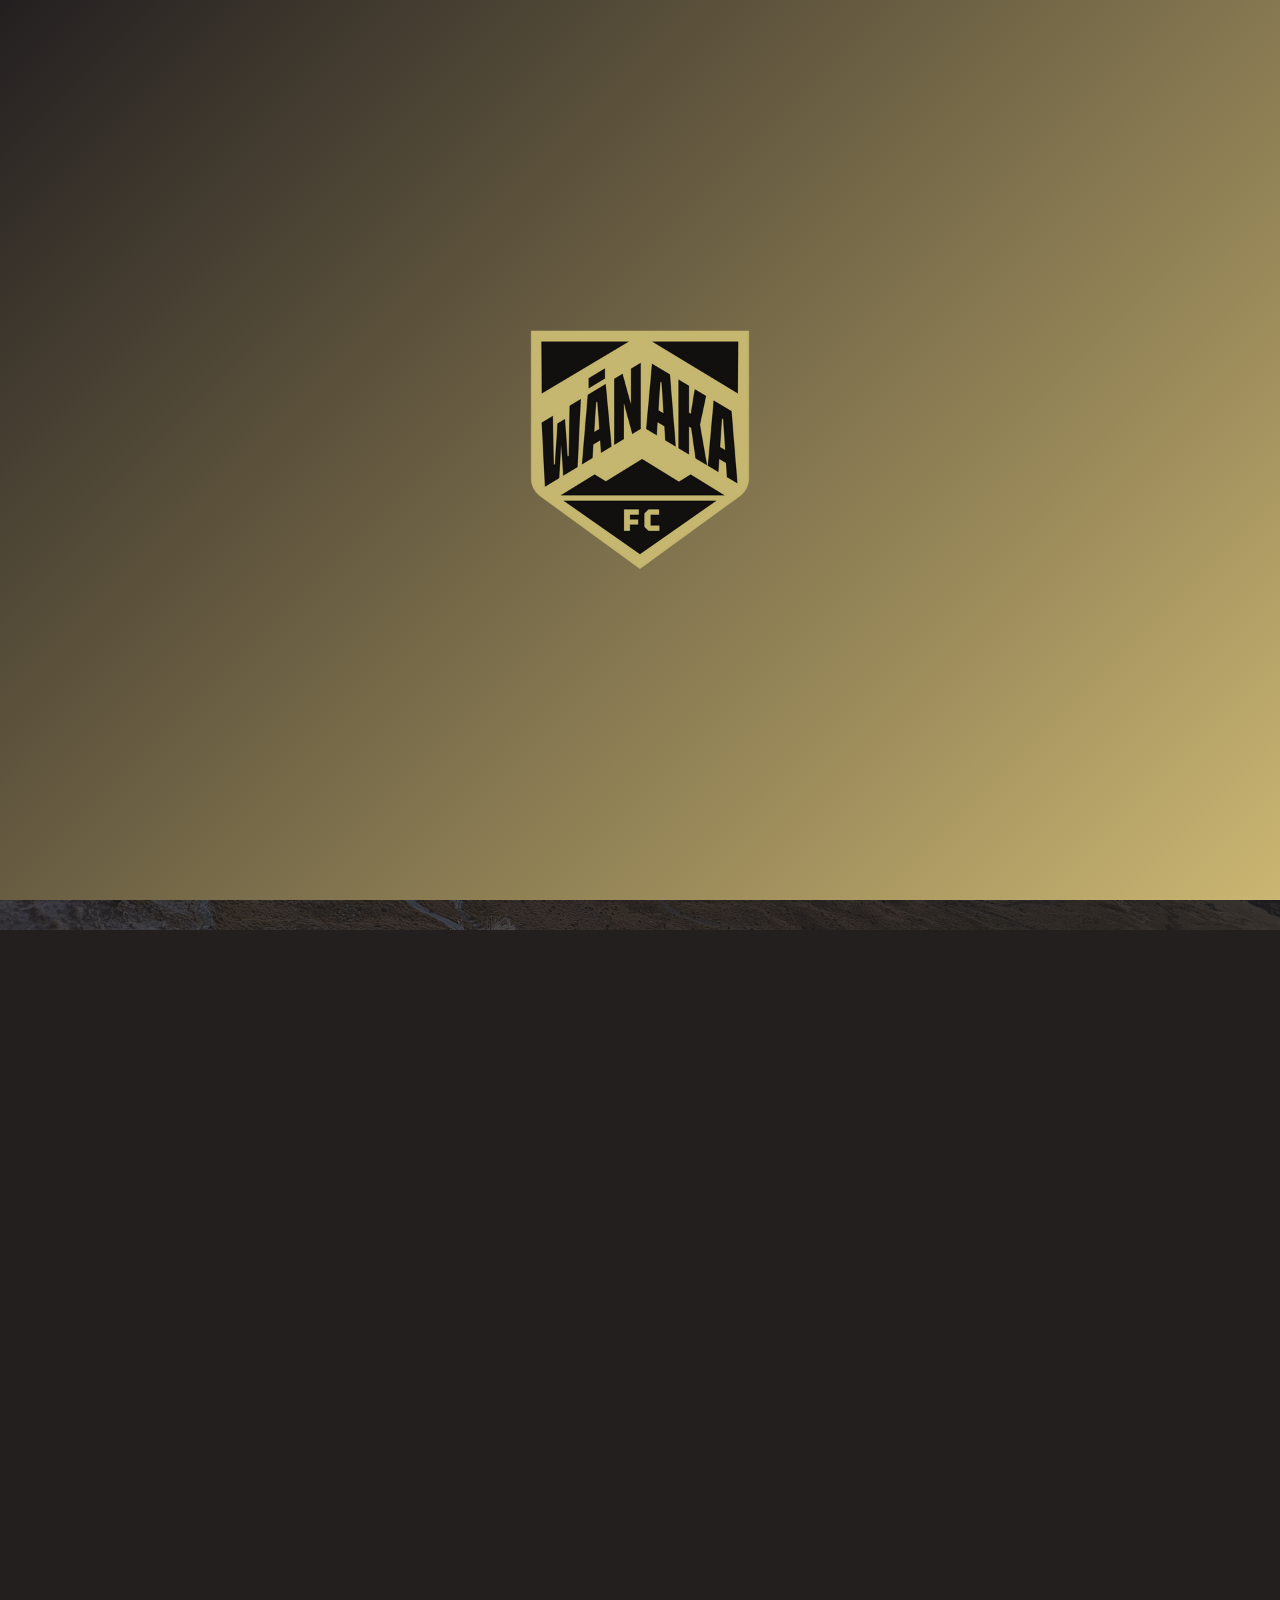
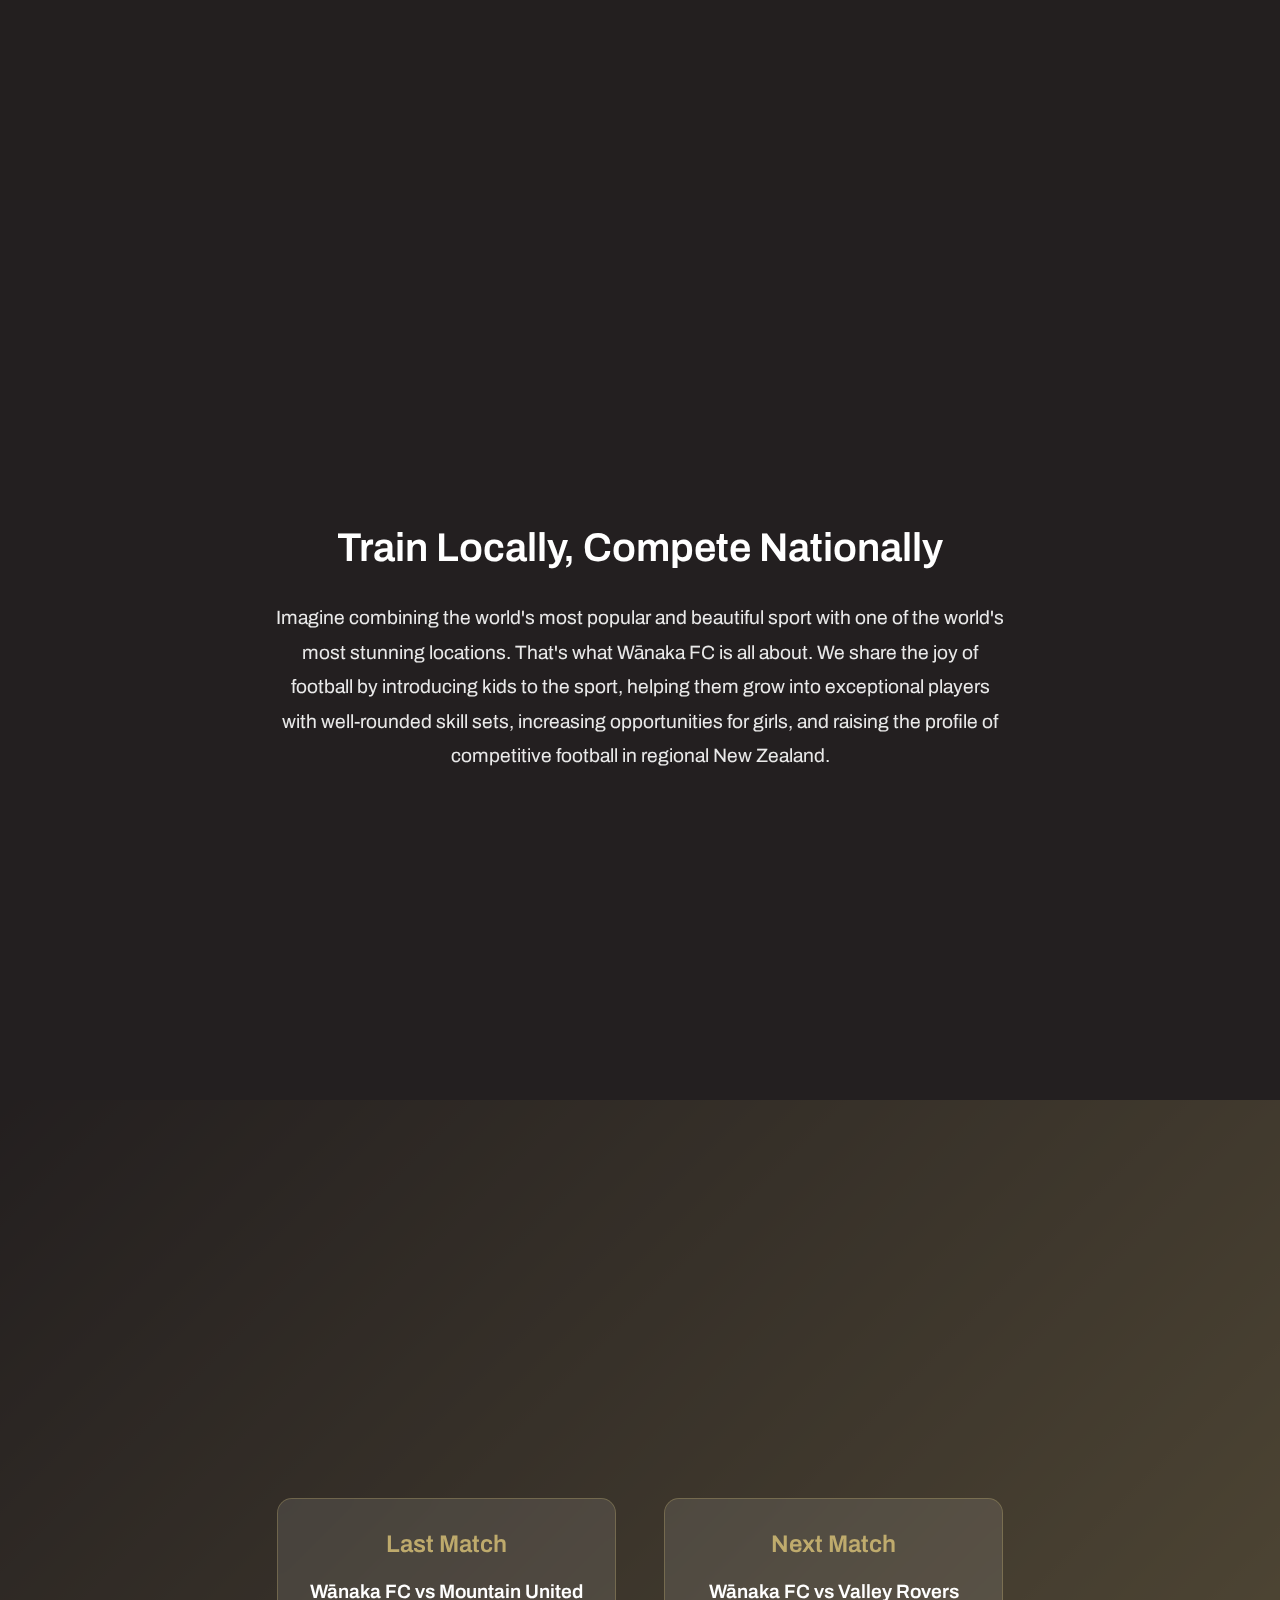
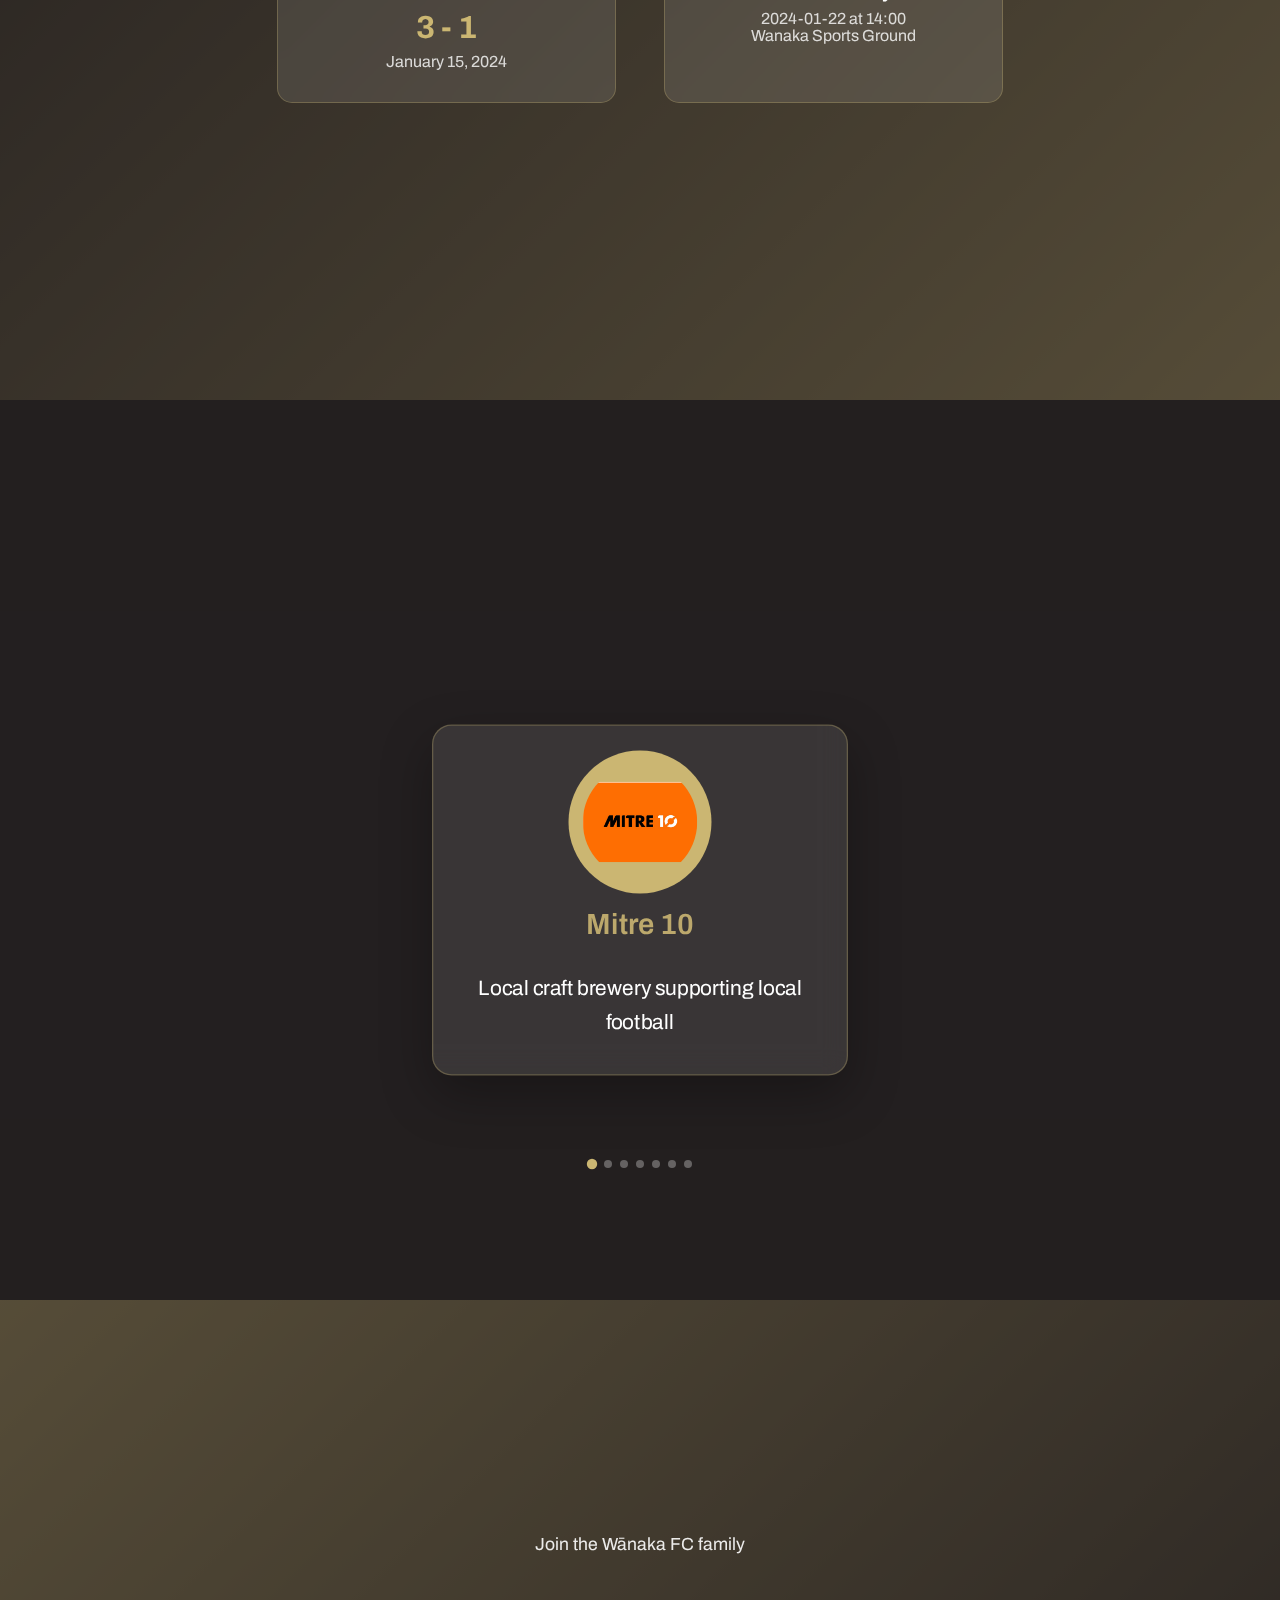
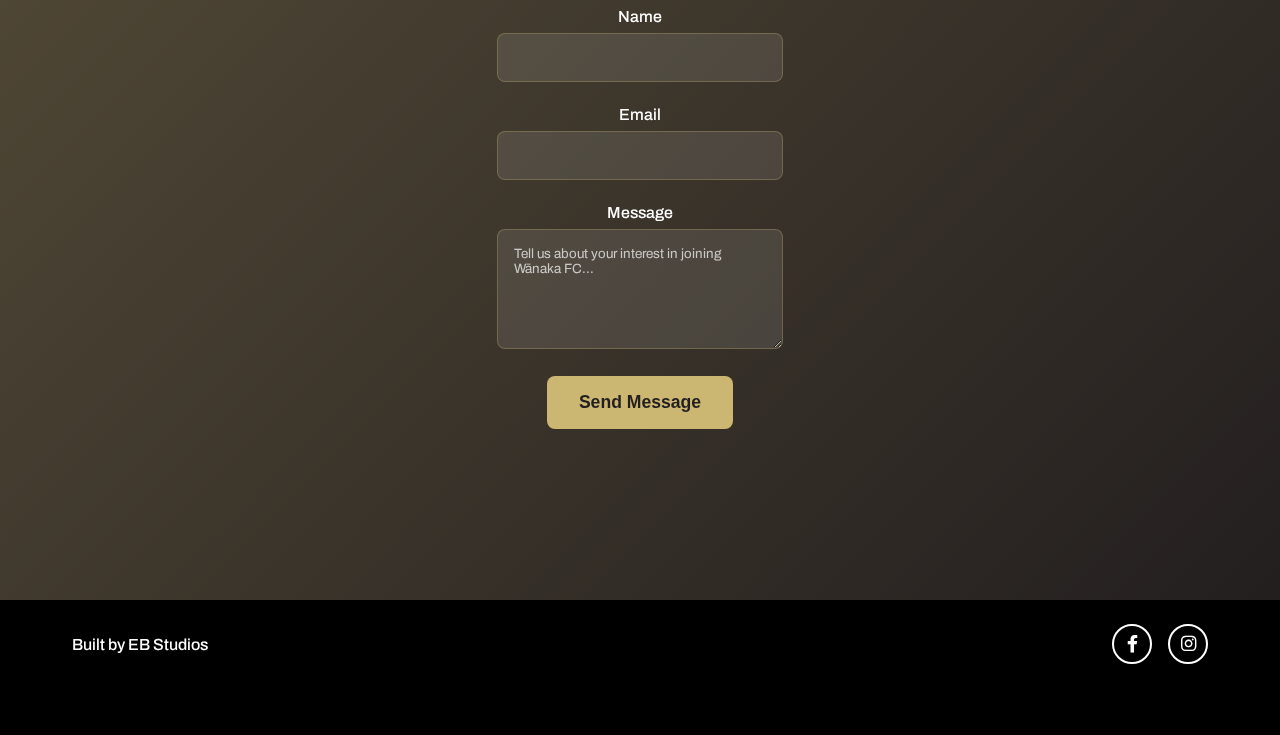
<file: index.html>
<!DOCTYPE html>
<html lang="en">
<head>
    <meta charset="UTF-8">
    <meta name="viewport" content="width=device-width, initial-scale=1.0">
    <title>Wānaka FC - Beautiful Game, Beautiful Location</title>
    <link rel="stylesheet" href="styles.css">
    <link href="https://fonts.googleapis.com/css2?family=Inter:wght@300;400;500;600;700&display=swap" rel="stylesheet">
    

     <link href="https://fonts.googleapis.com/css2?family=Pacifico&display=swap" rel="stylesheet">



    <link rel="stylesheet" href="https://cdnjs.cloudflare.com/ajax/libs/font-awesome/6.0.0/css/all.min.css">
    <link rel="preconnect" href="https://fonts.googleapis.com">
<link rel="preconnect" href="https://fonts.gstatic.com" crossorigin>
<link href="https://fonts.googleapis.com/css2?family=Fustat:wght@200..800&family=Lora:ital,wght@1,400..700&family=Montserrat:ital,wght@0,100..900;1,100..900&family=Tektur:wght@400..900&family=Unbounded:wght@200..900&display=swap" rel="stylesheet">

<link href="https://fonts.googleapis.com/css2?family=Archivo:ital,wght@0,100..900;1,100..900&family=Fustat:wght@200..800&family=Lora:ital,wght@1,400..700&family=Montserrat:ital,wght@0,100..900;1,100..900&family=Tektur:wght@400..900&family=Unbounded:wght@200..900&display=swap" rel="stylesheet">
</head>
<body>
    <!-- Loading Screen -->
    <div id="loading-screen">
        <div class="club-badge">
            <img src="Wanaka Logo.png">
        </div>
    </div>

    <!-- Navigation -->
    <nav class="navbar">
        <div class="nav-container">
            <div class="nav-logo">
                <img src="Wanaka Logo.png">
                <span>Wānaka FC</span>
            </div>
            <ul class="nav-menu">
                <li><a href="index.html" class="nav-link">Home</a></li>
                <li><a href="about.html" class="nav-link">The Academy</a></li>
                <li><a href="recruitment.html" class="nav-link">Junior Grassroots</a></li>
                <li><a href="recruitment.html" class="nav-link">Seniors</a></li>
                <li><a href="recruitment.html" class="nav-link">Wānaka Tournament</a></li>
                <li><a href="about.html" class="nav-link">About</a></li>
                <li><a href="about.html" class="nav-link">Club Shop</a></li>

            </ul>
            <div class="hamburger">
                <span></span>
                <span></span>
                <span></span>
            </div>
        </div>
    </nav>

    <!-- Main Container -->
    <main class="main-container">
        <!-- Section 1: Beautiful Game with Timed Transition -->
        <section class="section section-1" id="home">
            <!-- First Phase: Playing the beautiful game -->
            <div class="landing-phase phase-1 active">
                <div class="phase-background">
                    <img src="Wanaka Playing.jpg" alt="Wanaka Playing">
                </div>
                <div class="fixed-title">
                   <h1> <div class="section-title">  
                   <!-- Desktop/Tablet Version (2 lines) -->
                   <svg class="svg-desktop" viewBox="0 0 1400 300">
        <text font-family="Archivo" text-anchor="middle">
          <tspan x="50%" y="100" class="line-1">
            <tspan dx="10">P</tspan>
            <tspan dx="-15">l</tspan>
            <tspan dx="-15">a</tspan>
            <tspan dx="-15">y</tspan>
            <tspan dx="-15">i</tspan>
            <tspan dx="-15">n</tspan>
            <tspan dx="-15">g</tspan>
            <tspan xml:space="preserve"> </tspan>
            <tspan dx="-15">t</tspan>
            <tspan dx="-15">h</tspan>
            <tspan dx="-15">e</tspan>
          </tspan>
          <tspan x="50%" y="180" class="line-2">
            <tspan dx="10">b</tspan>
            <tspan dx="-15">e</tspan>
            <tspan dx="-15">a</tspan>
            <tspan dx="-15">u</tspan>
            <tspan dx="-15">t</tspan>
            <tspan dx="-15">i</tspan>
            <tspan dx="-15">f</tspan>
            <tspan dx="-15">u</tspan>
            <tspan dx="-15">l</tspan>
            <tspan xml:space="preserve"> </tspan>
            <tspan dx="-15">g</tspan>
            <tspan dx="-15">a</tspan>
            <tspan dx="-15">m</tspan>
            <tspan dx="-15">e</tspan>
          </tspan>
        </text>
      </svg>
      
      <!-- Mobile Version (4 lines) -->
      <svg class="svg-mobile" viewBox="0 0 1400 400">
        <text font-family="Archivo" text-anchor="middle">
          <tspan x="50%" y="70" class="mobile-line-1">
            <tspan dx="5">P</tspan>
            <tspan dx="-20">l</tspan>
            <tspan dx="-20">a</tspan>
            <tspan dx="-20">y</tspan>
            <tspan dx="-20">i</tspan>
            <tspan dx="-20">n</tspan>
            <tspan dx="-20">g</tspan>
            <tspan xml:space="preserve"> </tspan>
            <tspan dx="-20">t</tspan>
            <tspan dx="-20">h</tspan>
            <tspan dx="-20">e</tspan>
          </tspan>
          <tspan x="50%" y="170" class="mobile-line-2">
            
          </tspan>
          <tspan x="50%" y="270" class="mobile-line-3">
            <tspan dx="5">b</tspan>
            <tspan dx="-20">e</tspan>
            <tspan dx="-20">a</tspan>
            <tspan dx="-20">u</tspan>
            <tspan dx="-20">t</tspan>
            <tspan dx="-20">i</tspan>
            <tspan dx="-20">f</tspan>
            <tspan dx="-20">u</tspan>
            <tspan dx="-20">l</tspan>
          </tspan>
          <tspan x="50%" y="470" class="mobile-line-4">
            <tspan dx="5">g</tspan>
            <tspan dx="-20">a</tspan>
            <tspan dx="-20">m</tspan>
            <tspan dx="-20">e</tspan>
          </tspan>
        </text>
      </svg>
      </div>
    </h1>
                </div>
            </div>
            
            <!-- Second Phase: In the most beautiful location -->
            <div class="landing-phase phase-2">
                <div class="phase-background">
                    <img src="Roy.jpg" alt="Wanaka Beauty">
                </div>
                <div class="fixed-title">
                   <h1> <div class="section-title">  
                   <!-- Desktop/Tablet Version (2 lines) -->
                   <svg class="svg-desktop" viewBox="0 0 1400 300">
        <text font-family="Archivo" text-anchor="middle">
          <tspan x="50%" y="100" class="phase-2-line-1">
            <tspan dx="10">I</tspan>
            <tspan dx="-15">n</tspan>
            <tspan xml:space="preserve"> </tspan>
            <tspan dx="-15">t</tspan>
            <tspan dx="-15">h</tspan>
            <tspan dx="-15">e</tspan>
            <tspan xml:space="preserve"> </tspan>
            <tspan dx="-15">m</tspan>
            <tspan dx="-15">o</tspan>
            <tspan dx="-15">s</tspan>
            <tspan dx="-15">t</tspan>
            <tspan xml:space="preserve"> </tspan>
          </tspan>
          <tspan x="50%" y="180" class="phase-2-line-2">
            <tspan dx="10">b</tspan>
            <tspan dx="-15">e</tspan>
            <tspan dx="-15">a</tspan>
            <tspan dx="-15">u</tspan>
            <tspan dx="-15">t</tspan>
            <tspan dx="-15">i</tspan>
            <tspan dx="-15">f</tspan>
            <tspan dx="-15">u</tspan>
            <tspan dx="-15">l</tspan>
            <tspan xml:space="preserve"> </tspan>
            <tspan dx="-15">l</tspan>
            <tspan dx="-15">o</tspan>
            <tspan dx="-15">c</tspan>
            <tspan dx="-15">a</tspan>
            <tspan dx="-15">t</tspan>
            <tspan dx="-15">i</tspan>
            <tspan dx="-15">o</tspan>
            <tspan dx="-15">n</tspan>
          </tspan>
        </text>
      </svg>
      
      <!-- Mobile Version (4 lines) -->
      <svg class="svg-mobile" viewBox="0 0 1400 400">
        <text font-family="Archivo" text-anchor="middle">
          <tspan x="50%" y="70" class="phase-2-mobile-line-1">
            <tspan dx="5">I</tspan>
            <tspan dx="-20">n</tspan>
            <tspan xml:space="preserve"> </tspan>
            <tspan dx="-20">t</tspan>
            <tspan dx="-20">h</tspan>
            <tspan dx="-20">e</tspan>
          </tspan>
          <tspan x="50%" y="270" class="phase-2-mobile-line-2">
            <tspan dx="5">m</tspan>
            <tspan dx="-20">o</tspan>
            <tspan dx="-20">s</tspan>
            <tspan dx="-20">t</tspan>
          </tspan>
          <tspan x="50%" y="470" class="phase-2-mobile-line-3">
            <tspan dx="5">b</tspan>
            <tspan dx="-20">e</tspan>
            <tspan dx="-20">a</tspan>
            <tspan dx="-20">u</tspan>
            <tspan dx="-20">t</tspan>
            <tspan dx="-20">i</tspan>
            <tspan dx="-20">f</tspan>
            <tspan dx="-20">u</tspan>
            <tspan dx="-20">l</tspan>
          </tspan>
          <tspan x="50%" y="670" class="phase-2-mobile-line-4">
            <tspan dx="5">l</tspan>
            <tspan dx="-20">o</tspan>
            <tspan dx="-20">c</tspan>
            <tspan dx="-20">a</tspan>
            <tspan dx="-20">t</tspan>
            <tspan dx="-20">i</tspan>
            <tspan dx="-20">o</tspan>
            <tspan dx="-20">n</tspan>
          </tspan>
        </text>
      </svg>
      </div>
    </h1>
                </div>
            </div>
            
            <div class="scroll-indicator">
                <span>Scroll to explore</span>
                <i class="fas fa-chevron-down"></i>
            </div>
        </section>

        <!-- Section 2: Four Cards -->
        <section class="section section-2">
            <div class="section-content">
                <h2 class="section-title">The Academy</h2>
                <div class="cards-container">
                    <a href="recruitment.html" class="card-link">
                        <div class="card card-1">
                            <i class="fas fa-users"></i>
                            <h3>The Academy</h3>
                            </div>
                    </a>
                    <a href="recruitment.html" class="card-link">
                        <div class="card card-2">
                            <i class="fas fa-heart"></i>
                            <h3>Seniors</h3>
                            </div>
                    </a>
                    <a href="recruitment.html" class="card-link">
                        <div class="card card-3">
                            <i class="fas fa-trophy"></i>
                            <h3>Girls</h3>
                            </div>
                    </a>
                    <a href="recruitment.html" class="card-link">
                        <div class="card card-4">
                            <i class="fas fa-handshake"></i>
                            <h3>Junior Grassroots</h3>
                            </div>
                    </a>
                </div>
            </div>
            <div class="background-overlay"></div>
        </section>

        <!-- Section 2.5: About Us -->
        <section class="section section-6" id="about">
            <div class="about-simple">
                <h2>Train Locally, Compete Nationally</h2>
                <p>Imagine combining the world's most popular and beautiful sport with one of the world's most stunning locations. That's what Wānaka FC is all about. We share the joy of football by introducing kids to the sport, helping them grow into exceptional players with well-rounded skill sets, increasing opportunities for girls, and raising the profile of competitive football in regional New Zealand.</p>
            </div>
        </section>


        <!-- Section 3: Fixtures -->
        <section class="section section-3" id="fixtures">
            <div class="section-content">
                <h2 class="section-title">Fixtures & Results</h2>
                <div class="fixtures-container">
                    <div class="fixture-card">
                        <h3>Last Match</h3>
                        <div class="match-details">
                            <div class="match-team">Wānaka FC vs Mountain United</div>
                            <div class="match-result">3 - 1</div>
                            <div class="match-info">January 15, 2024</div>
                        </div>
                    </div>
                    <div class="fixture-card">
                        <h3>Next Match</h3>
                        <div class="match-details">
                            <div class="match-team">Wānaka FC vs Valley Rovers</div>
                            <div class="match-info">January 22, 2024 at 14:00<br>Wanaka Sports Ground</div>
                        </div>
                    </div>
                </div>
            </div>
            <div class="background-overlay"></div>
        </section>

        <!-- Section 4: Sponsors -->
        <section class="section section-4" id="sponsors">
            <div class="section-content">
                <h2 class="section-title">Our Sponsors</h2>
                <div class="sponsors-container">
                    <div class="sponsors-slider-wrapper">
                        <div class="sponsors-slider">
                            <div class="sponsor-slide focal">
                                <div class="sponsor-logo">
                                    <img src="mitre10.PNG" alt="Mitre 10 Logo">
                                </div>
                                <h3>Mitre 10</h3>
                                <p>Local craft brewery supporting local football</p>
                            </div>
                            <div class="sponsor-slide">
                                <div class="sponsor-logo">
                                    <img src="mitre10.PNG" alt="Ray White Logo">
                                </div>
                                <h3>Ray White</h3>
                                <p>Your premier sports equipment supplier</p>
                            </div>
                            <div class="sponsor-slide">
                                <div class="sponsor-logo">
                                    <img src="mitre10.PNG" alt="Spy Tower Logo">
                                </div>
                                <h3>Spy Tower</h3>
                                <p>Fueling champions with great food</p>
                            </div>
                            <div class="sponsor-slide">
                                <div class="sponsor-logo">
                                    <img src="mitre10.PNG" alt="AvFoil Logo">
                                </div>
                                <h3>AvFoil</h3>
                                <p>Finding homes for our football family</p>
                            </div>
                            <div class="sponsor-slide">
                                <div class="sponsor-logo">
                                    <img src="mitre10.PNG" alt="Mike Greer Homes Logo">
                                </div>
                                <h3>Mike Greer Homes</h3>
                                <p>Keeping our players in peak condition</p>
                            </div>
                            <div class="sponsor-slide">
                                <div class="sponsor-logo">
                                    <img src="mitre10.PNG" alt="Hello Ranger Logo">
                                </div>
                                <h3>Hello Ranger</h3>
                                <p>Keeping our players in peak condition</p>
                            </div>
                            <div class="sponsor-slide">
                                <div class="sponsor-logo">
                                    <img src="mitre10.PNG" alt="Craigs Logo">
                                </div>
                                <h3>Craigs</h3>
                                <p>Keeping our players in peak condition</p>
                            </div>
                        </div>
                        <div class="carousel-progress">
                            <div class="progress-dot active"></div>
                            <div class="progress-dot"></div>
                            <div class="progress-dot"></div>
                            <div class="progress-dot"></div>
                            <div class="progress-dot"></div>
                            <div class="progress-dot"></div>
                            <div class="progress-dot"></div>
                        </div>
                    </div>
                </div>
            </div>
            <div class="background-overlay"></div>
        </section>

        <!-- Section 5: Contact -->
        <section class="section section-5" id="contact">
            <div class="section-content">
                <h2 class="section-title">Get In Touch</h2>
                <p class="section-subtitle">Join the Wānaka FC family</p>
                <form class="contact-form">
                    <div class="form-group">
                        <label for="name">Name</label>
                        <input type="text" id="name" name="name" required>
                    </div>
                    <div class="form-group">
                        <label for="email">Email</label>
                        <input type="email" id="email" name="email" required>
                    </div>
                    <div class="form-group">
                        <label for="message">Message</label>
                        <textarea id="message" name="message" required placeholder="Tell us about your interest in joining Wānaka FC..."></textarea>
                    </div>
                    <button type="submit" class="submit-btn">Send Message</button>
                </form>
            </div>
            <div class="background-overlay"></div>
        </section>
         <!-- Footer -->
    <footer class="site-footer">
        <div class="footer-container">
            <div class="footer-left">
                <p>Built by EB Studios</p>
            </div>
            <div class="footer-right">
                <div class="social-icons">
                    <a href="https://www.facebook.com/wanakaafc/" target_blank" class="social-icon facebook" aria-label="Facebook">
                        <i class="fab fa-facebook-f"></i>
                    </a>
                    <a href="https://www.instagram.com/wanakafc/?hl=en" target="_blank" class="social-icon instagram" aria-label="Instagram">
                        <i class="fab fa-instagram"></i>
                    </a>
                </div>
            </div>
        </div>
    </footer>
    </main>

   
    

    <script src="script.js"></script>
</body>
</html>
</file>
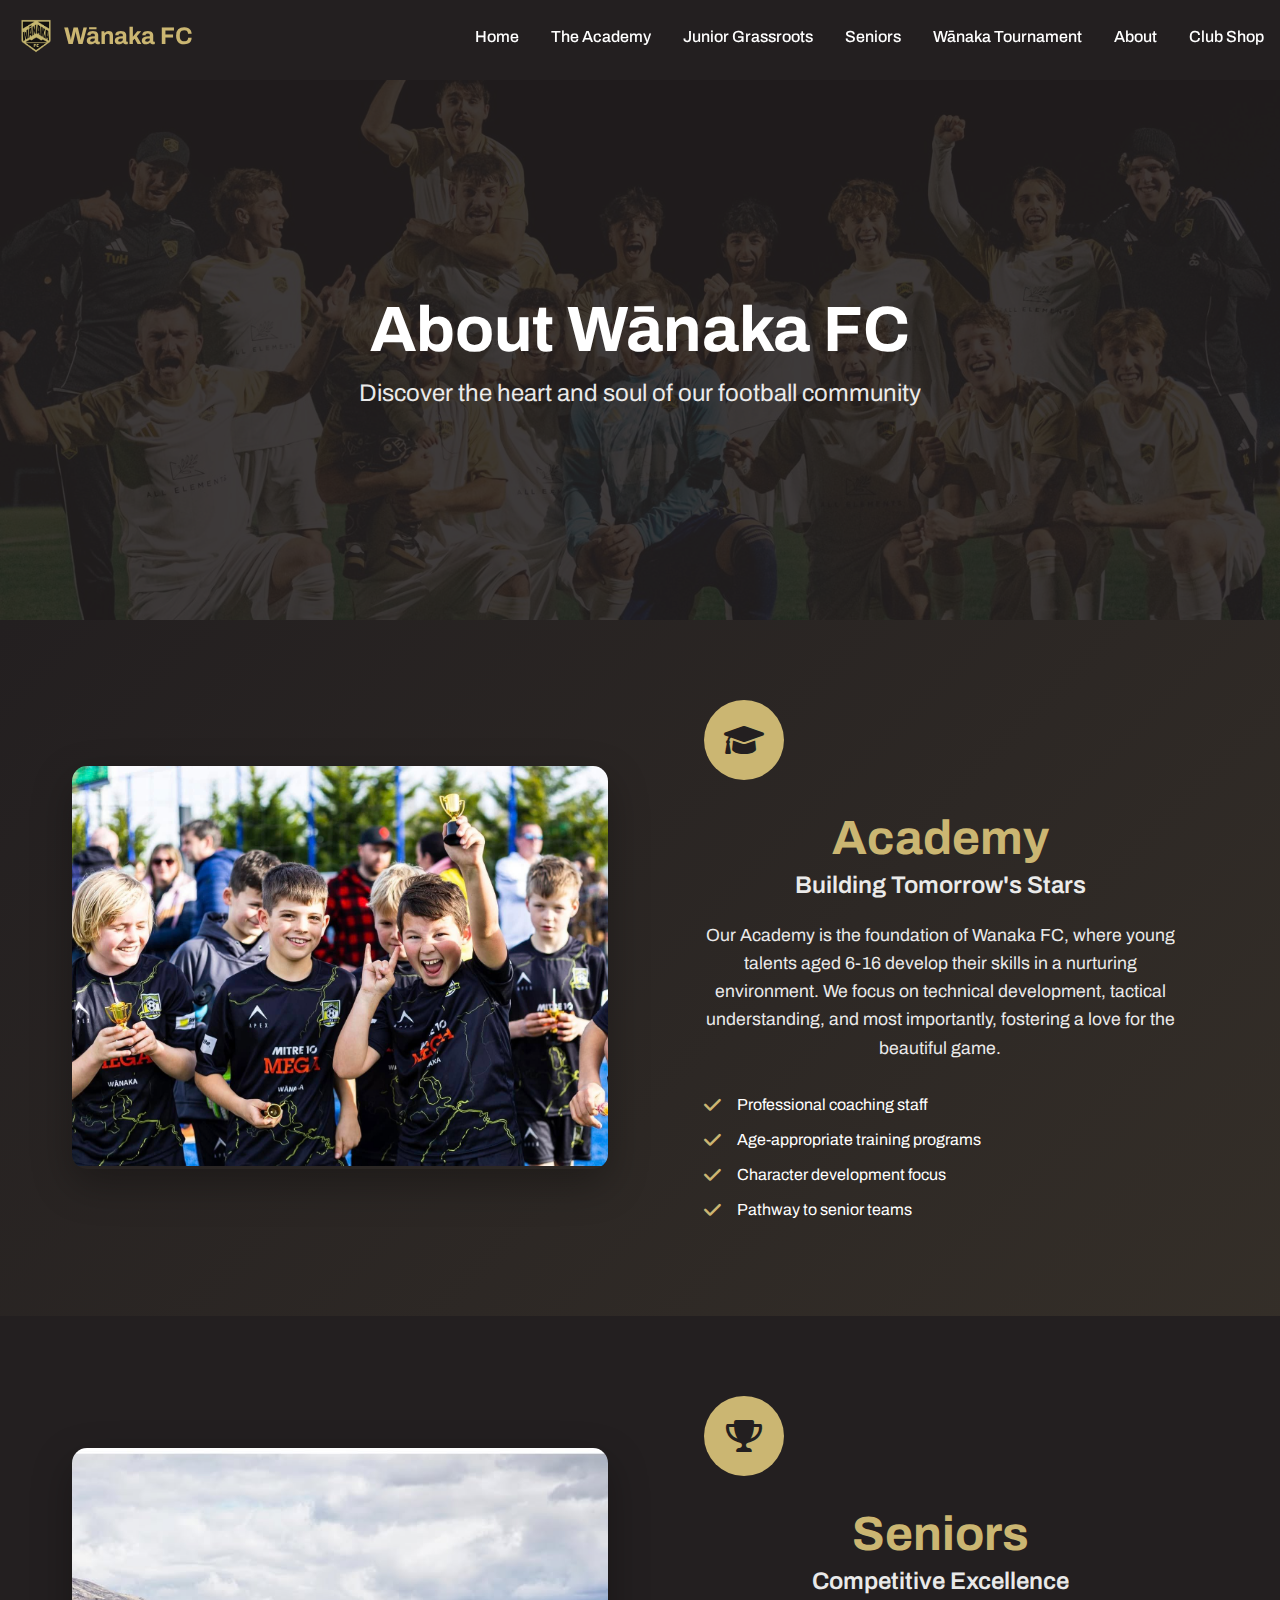
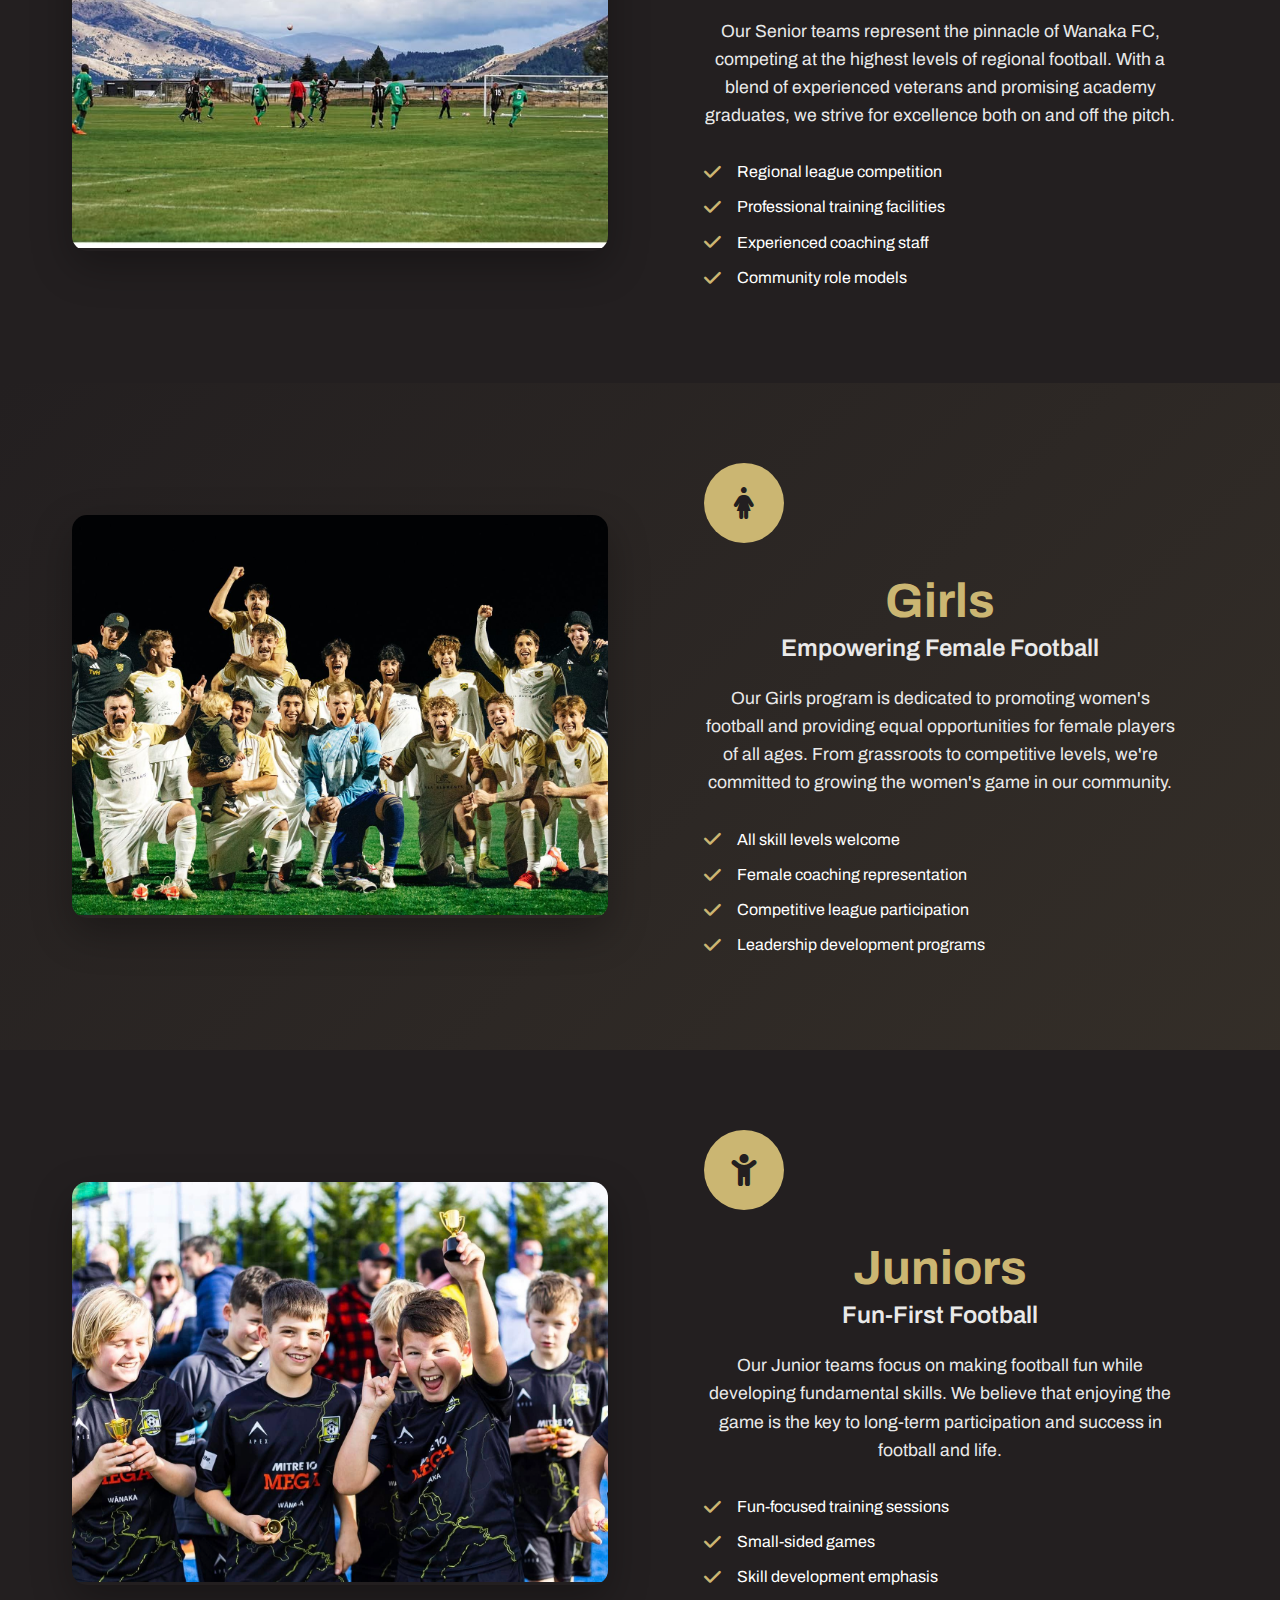
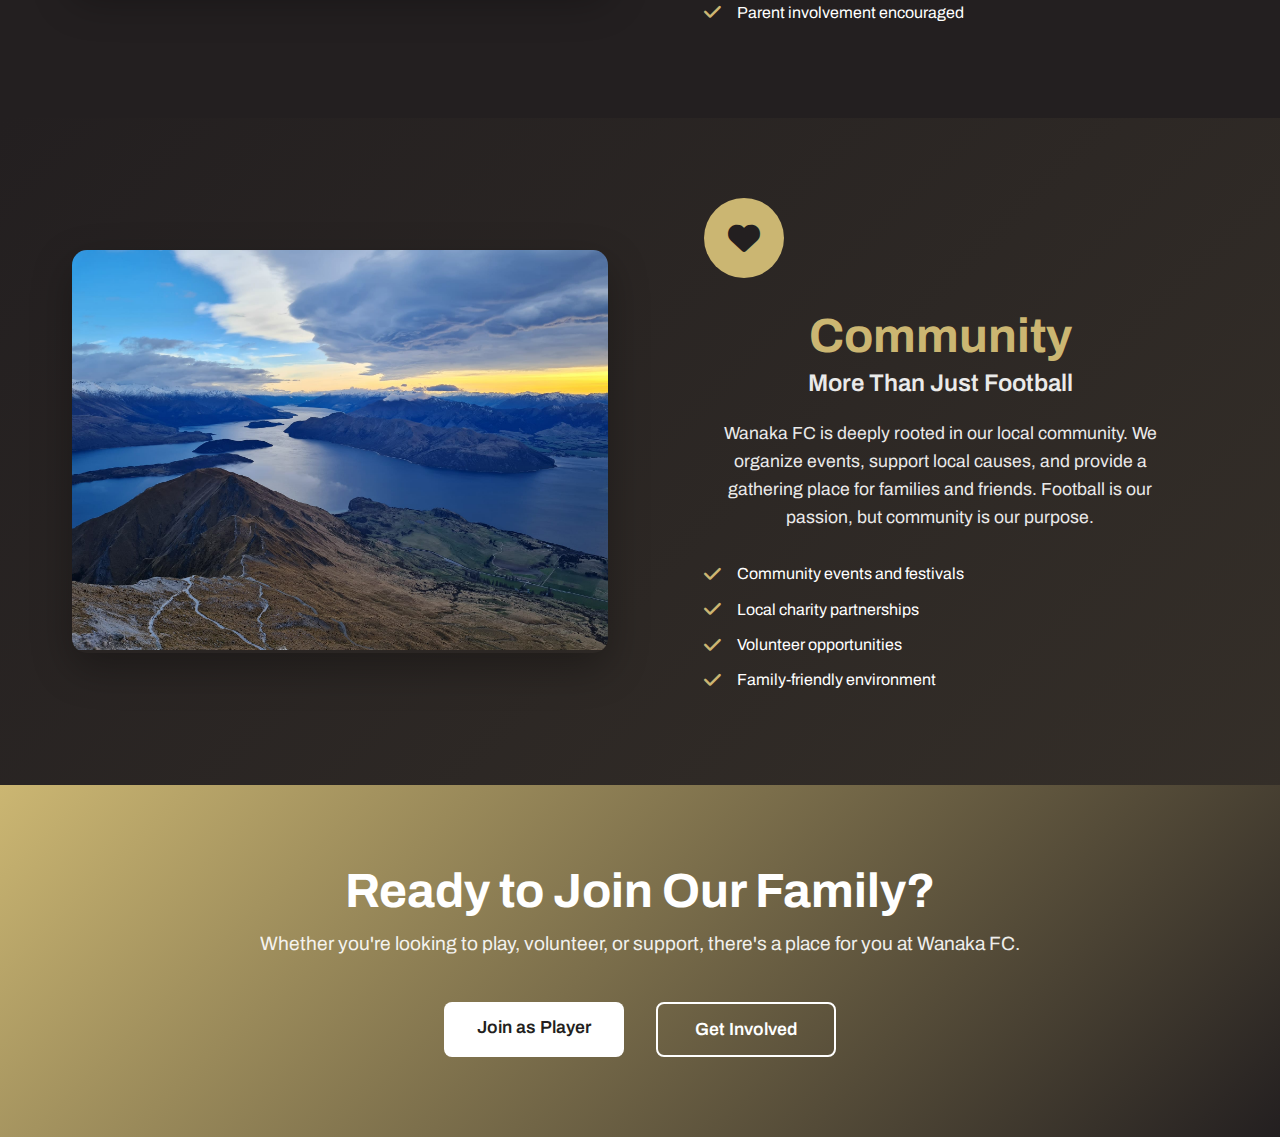
<file: about.html>
<!DOCTYPE html>
<html lang="en">
<head>
    <meta charset="UTF-8">
    <meta name="viewport" content="width=device-width, initial-scale=1.0">
    <title>About Us - Wanaka FC</title>
    <link rel="stylesheet" href="styles.css">
    <link href="https://fonts.googleapis.com/css2?family=Inter:wght@300;400;500;600;700&display=swap" rel="stylesheet">
    <link href="https://fonts.googleapis.com/css2?family=Pacifico&display=swap" rel="stylesheet">
    <link rel="stylesheet" href="https://cdnjs.cloudflare.com/ajax/libs/font-awesome/6.0.0/css/all.min.css">
    <link rel="preconnect" href="https://fonts.googleapis.com">
    <link rel="preconnect" href="https://fonts.gstatic.com" crossorigin>
    <link href="https://fonts.googleapis.com/css2?family=Fustat:wght@200..800&family=Lora:ital,wght@1,400..700&family=Montserrat:ital,wght@0,100..900;1,100..900&family=Tektur:wght@400..900&family=Unbounded:wght@200..900&display=swap" rel="stylesheet">
    <link href="https://fonts.googleapis.com/css2?family=Archivo:ital,wght@0,100..900;1,100..900&family=Fustat:wght@200..800&family=Lora:ital,wght@1,400..700&family=Montserrat:ital,wght@0,100..900;1,100..900&family=Tektur:wght@400..900&family=Unbounded:wght@200..900&display=swap" rel="stylesheet">
</head>
<body>
    <!-- Navigation -->
    <nav class="navbar">
        <div class="nav-container">
            <div class="nav-logo">
                <img src="Wanaka Logo.png">
                <span>Wānaka FC</span>
            </div>
            <ul class="nav-menu">
                <li><a href="index.html" class="nav-link">Home</a></li>
                <li><a href="the-academy.html" class="nav-link">The Academy</a></li>
                <li><a href="junior-grassroots.html" class="nav-link">Junior Grassroots</a></li>
                <li><a href="recruitment.html" class="nav-link">Seniors</a></li>
                <li><a href="wanaka-tournament.html" class="nav-link">Wānaka Tournament</a></li>
                <li><a href="about.html" class="nav-link">About</a></li>
                <li><a href="club-shop.html" class="nav-link">Club Shop</a></li>
            </ul>
            <div class="hamburger">
                <span></span>
                <span></span>
                <span></span>
            </div>
        </div>
    </nav>

    <!-- Main Container -->
    <main class="about-container">
        <!-- Hero Section -->
        <section class="about-hero">
            <div class="hero-content">
                <h1>About Wānaka FC</h1>
                <p>Discover the heart and soul of our football community</p>
            </div>
            <div class="hero-background">
                <img src="Wanaka Team.jpg" alt="Wanaka FC Team">
            </div>
        </section>

        <!-- Academy Section -->
        <section class="about-section academy-section">
            <div class="section-container">
                <div class="section-image">
                    <img src="Grassroots.jpg" alt="Academy Training">
                </div>
                <div class="section-content">
                    <div class="section-icon">
                        <i class="fas fa-graduation-cap"></i>
                    </div>
                    <h2>Academy</h2>
                    <h3>Building Tomorrow's Stars</h3>
                    <p>Our Academy is the foundation of Wanaka FC, where young talents aged 6-16 develop their skills in a nurturing environment. We focus on technical development, tactical understanding, and most importantly, fostering a love for the beautiful game.</p>
                    <ul class="section-features">
                        <li><i class="fas fa-check"></i> Professional coaching staff</li>
                        <li><i class="fas fa-check"></i> Age-appropriate training programs</li>
                        <li><i class="fas fa-check"></i> Character development focus</li>
                        <li><i class="fas fa-check"></i> Pathway to senior teams</li>
                    </ul>
                </div>
            </div>
        </section>

        <!-- Seniors Section -->
        <section class="about-section seniors-section">
            <div class="section-container reverse">
                <div class="section-content">
                    <div class="section-icon">
                        <i class="fas fa-trophy"></i>
                    </div>
                    <h2>Seniors</h2>
                    <h3>Competitive Excellence</h3>
                    <p>Our Senior teams represent the pinnacle of Wanaka FC, competing at the highest levels of regional football. With a blend of experienced veterans and promising academy graduates, we strive for excellence both on and off the pitch.</p>
                    <ul class="section-features">
                        <li><i class="fas fa-check"></i> Regional league competition</li>
                        <li><i class="fas fa-check"></i> Professional training facilities</li>
                        <li><i class="fas fa-check"></i> Experienced coaching staff</li>
                        <li><i class="fas fa-check"></i> Community role models</li>
                    </ul>
                </div>
                <div class="section-image">
                    <img src="Wanaka Playing.jpg" alt="Senior Team in Action">
                </div>
            </div>
        </section>

        <!-- Girls Section -->
        <section class="about-section girls-section">
            <div class="section-container">
                <div class="section-image">
                    <img src="Wanaka Team.jpg" alt="Girls Team">
                </div>
                <div class="section-content">
                    <div class="section-icon">
                        <i class="fas fa-female"></i>
                    </div>
                    <h2>Girls</h2>
                    <h3>Empowering Female Football</h3>
                    <p>Our Girls program is dedicated to promoting women's football and providing equal opportunities for female players of all ages. From grassroots to competitive levels, we're committed to growing the women's game in our community.</p>
                    <ul class="section-features">
                        <li><i class="fas fa-check"></i> All skill levels welcome</li>
                        <li><i class="fas fa-check"></i> Female coaching representation</li>
                        <li><i class="fas fa-check"></i> Competitive league participation</li>
                        <li><i class="fas fa-check"></i> Leadership development programs</li>
                    </ul>
                </div>
            </div>
        </section>

        <!-- Juniors Section -->
        <section class="about-section juniors-section">
            <div class="section-container reverse">
                <div class="section-content">
                    <div class="section-icon">
                        <i class="fas fa-child"></i>
                    </div>
                    <h2>Juniors</h2>
                    <h3>Fun-First Football</h3>
                    <p>Our Junior teams focus on making football fun while developing fundamental skills. We believe that enjoying the game is the key to long-term participation and success in football and life.</p>
                    <ul class="section-features">
                        <li><i class="fas fa-check"></i> Fun-focused training sessions</li>
                        <li><i class="fas fa-check"></i> Small-sided games</li>
                        <li><i class="fas fa-check"></i> Skill development emphasis</li>
                        <li><i class="fas fa-check"></i> Parent involvement encouraged</li>
                    </ul>
                </div>
                <div class="section-image">
                    <img src="Grassroots.jpg" alt="Junior Players">
                </div>
            </div>
        </section>

        <!-- Community Section -->
        <section class="about-section community-section">
            <div class="section-container">
                <div class="section-image">
                    <img src="Roy.jpg" alt="Community Events">
                </div>
                <div class="section-content">
                    <div class="section-icon">
                        <i class="fas fa-heart"></i>
                    </div>
                    <h2>Community</h2>
                    <h3>More Than Just Football</h3>
                    <p>Wanaka FC is deeply rooted in our local community. We organize events, support local causes, and provide a gathering place for families and friends. Football is our passion, but community is our purpose.</p>
                    <ul class="section-features">
                        <li><i class="fas fa-check"></i> Community events and festivals</li>
                        <li><i class="fas fa-check"></i> Local charity partnerships</li>
                        <li><i class="fas fa-check"></i> Volunteer opportunities</li>
                        <li><i class="fas fa-check"></i> Family-friendly environment</li>
                    </ul>
                </div>
            </div>
        </section>

        <!-- Call to Action -->
        <section class="about-cta">
            <div class="cta-content">
                <h2>Ready to Join Our Family?</h2>
                <p>Whether you're looking to play, volunteer, or support, there's a place for you at Wanaka FC.</p>
                <div class="cta-buttons">
                    <a href="recruitment.html" class="cta-btn primary">Join as Player</a>
                    <a href="index.html#contact" class="cta-btn secondary">Get Involved</a>
                </div>
            </div>
        </section>
    </main>

    <script src="script.js"></script>
</body>
</html>
</file>
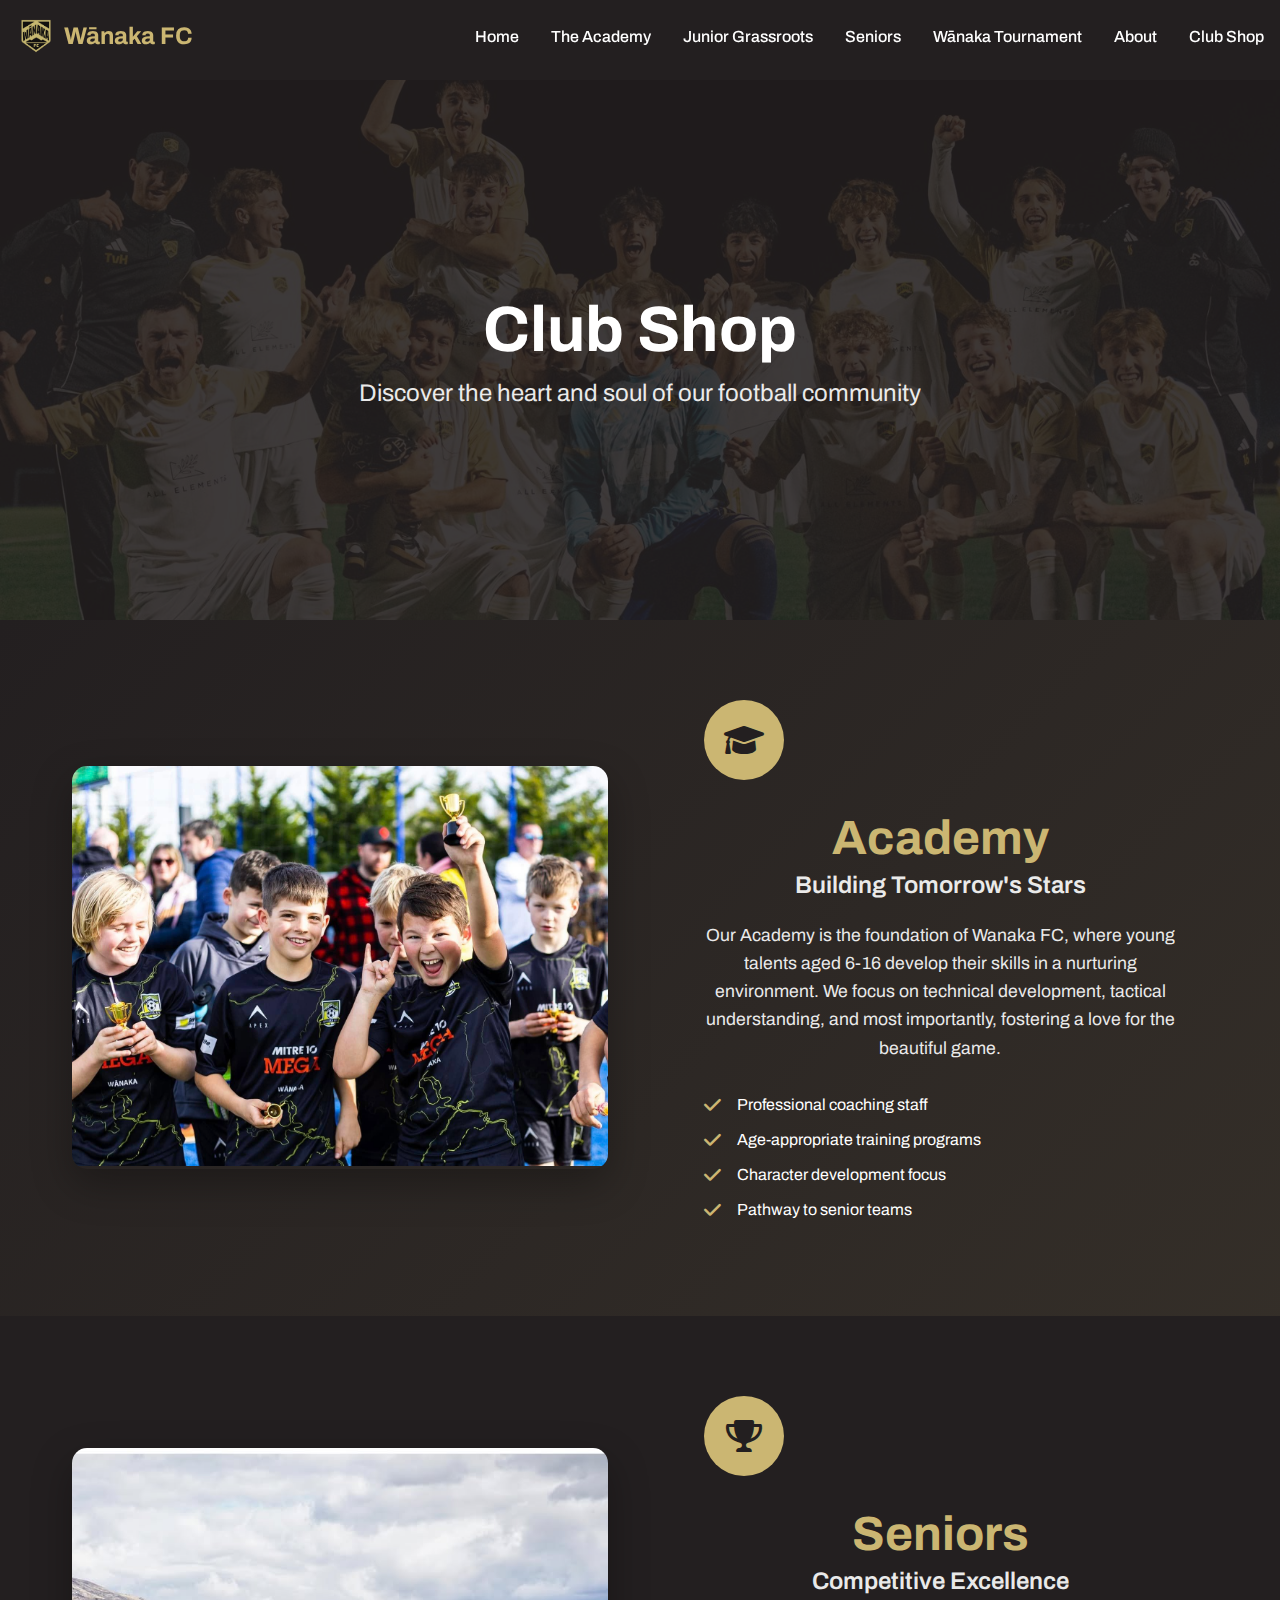
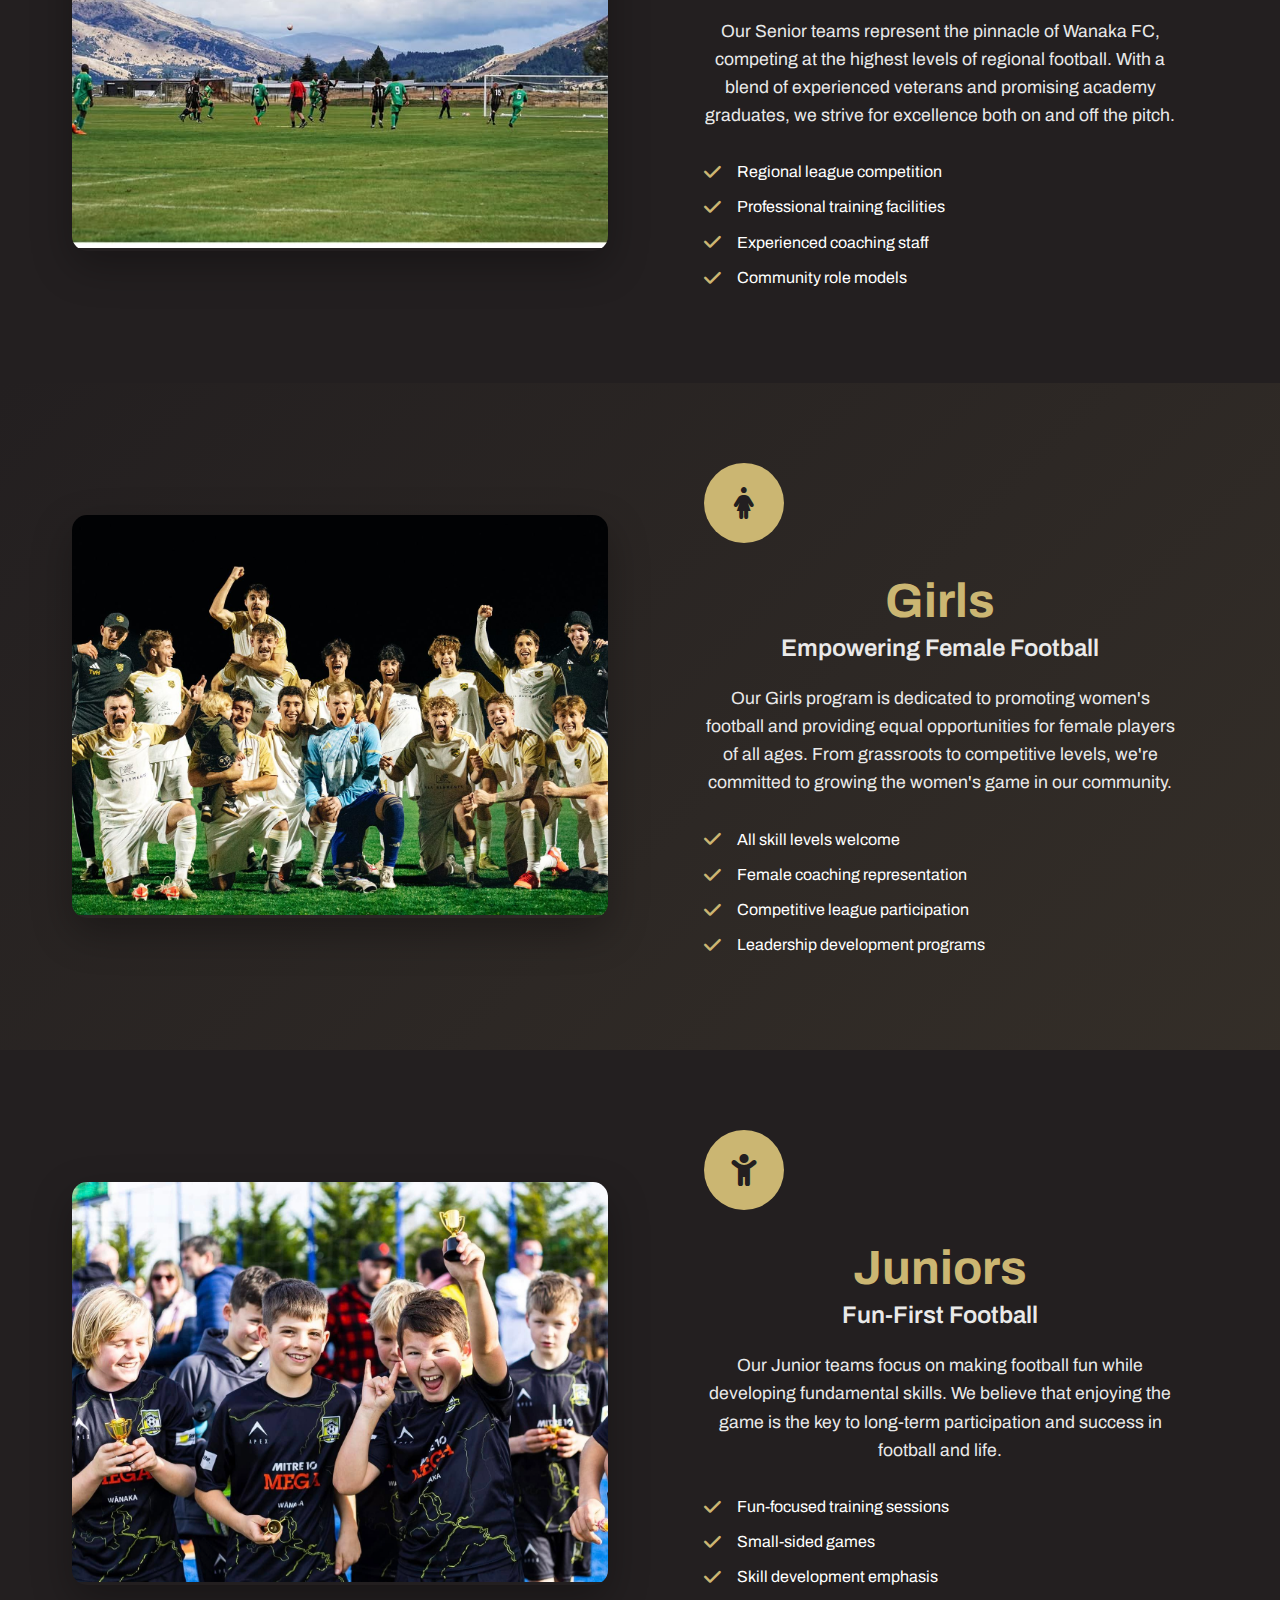
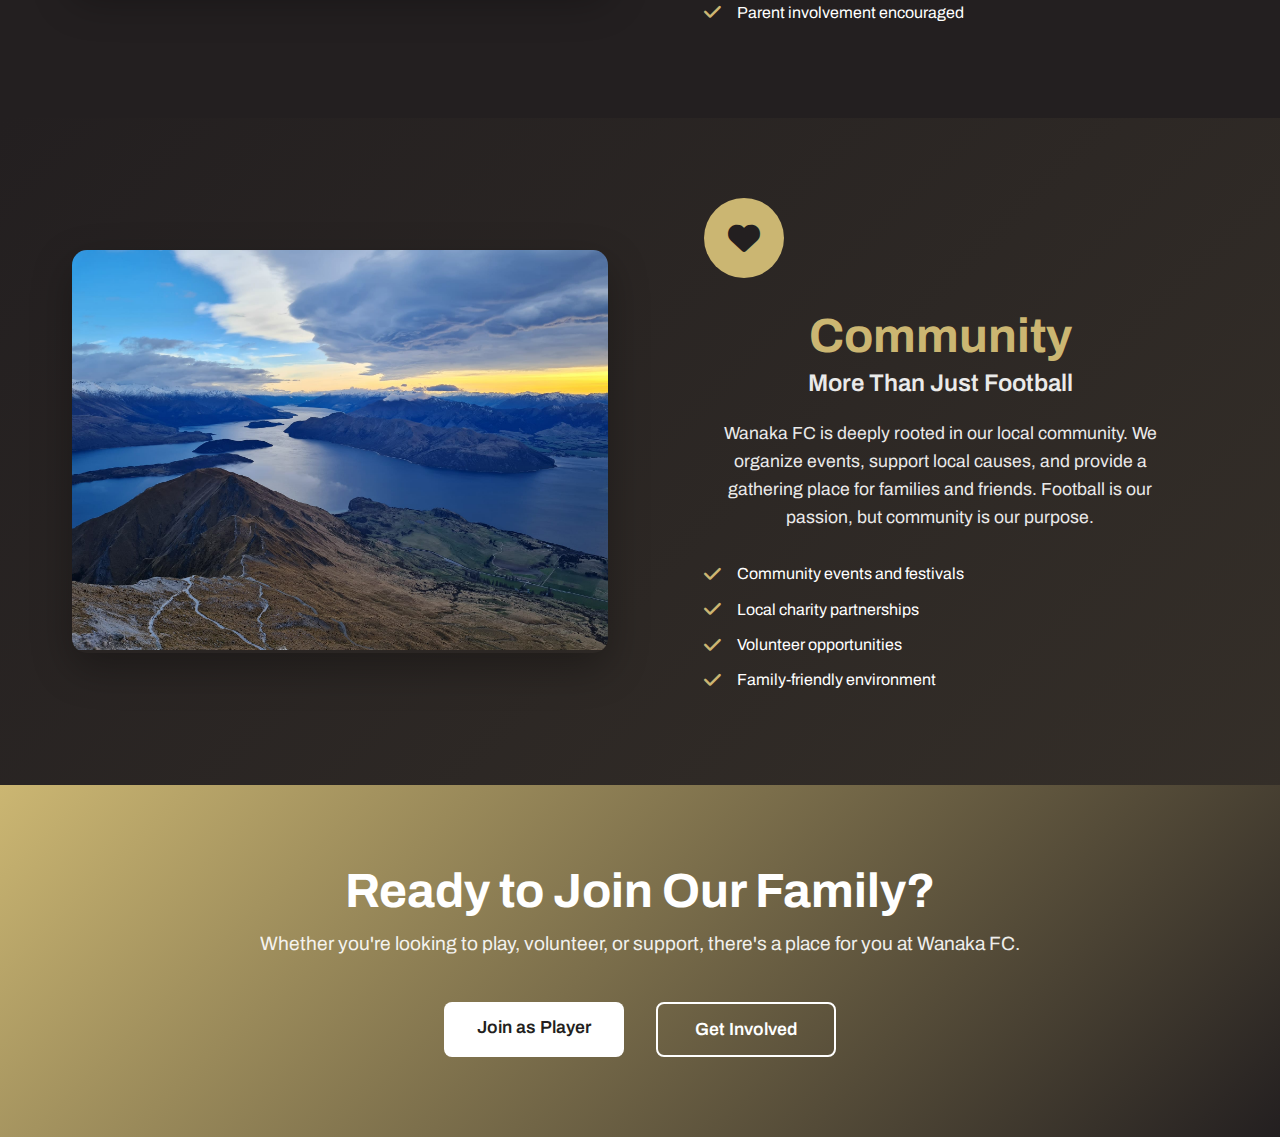
<file: club-shop.html>
<!DOCTYPE html>
<html lang="en">
<head>
    <meta charset="UTF-8">
    <meta name="viewport" content="width=device-width, initial-scale=1.0">
    <title>About Us - Wanaka FC</title>
    <link rel="stylesheet" href="styles.css">
    <link href="https://fonts.googleapis.com/css2?family=Inter:wght@300;400;500;600;700&display=swap" rel="stylesheet">
    <link href="https://fonts.googleapis.com/css2?family=Pacifico&display=swap" rel="stylesheet">
    <link rel="stylesheet" href="https://cdnjs.cloudflare.com/ajax/libs/font-awesome/6.0.0/css/all.min.css">
    <link rel="preconnect" href="https://fonts.googleapis.com">
    <link rel="preconnect" href="https://fonts.gstatic.com" crossorigin>
    <link href="https://fonts.googleapis.com/css2?family=Fustat:wght@200..800&family=Lora:ital,wght@1,400..700&family=Montserrat:ital,wght@0,100..900;1,100..900&family=Tektur:wght@400..900&family=Unbounded:wght@200..900&display=swap" rel="stylesheet">
    <link href="https://fonts.googleapis.com/css2?family=Archivo:ital,wght@0,100..900;1,100..900&family=Fustat:wght@200..800&family=Lora:ital,wght@1,400..700&family=Montserrat:ital,wght@0,100..900;1,100..900&family=Tektur:wght@400..900&family=Unbounded:wght@200..900&display=swap" rel="stylesheet">
</head>
<body>
    <!-- Navigation -->
    <nav class="navbar">
        <div class="nav-container">
            <div class="nav-logo">
                <img src="Wanaka Logo.png">
                <span>Wānaka FC</span>
            </div>
            <ul class="nav-menu">
                <li><a href="index.html" class="nav-link">Home</a></li>
                <li><a href="the-academy.html" class="nav-link">The Academy</a></li>
                <li><a href="junior-grassroots.html" class="nav-link">Junior Grassroots</a></li>
                <li><a href="recruitment.html" class="nav-link">Seniors</a></li>
                <li><a href="wanaka-tournament.html" class="nav-link">Wānaka Tournament</a></li>
                <li><a href="about.html" class="nav-link">About</a></li>
                <li><a href="club-shop.html" class="nav-link">Club Shop</a></li>
            </ul>
            <div class="hamburger">
                <span></span>
                <span></span>
                <span></span>
            </div>
        </div>
    </nav>

    <!-- Main Container -->
    <main class="about-container">
        <!-- Hero Section -->
        <section class="about-hero">
            <div class="hero-content">
                <h1>Club Shop</h1>
                <p>Discover the heart and soul of our football community</p>
            </div>
            <div class="hero-background">
                <img src="Wanaka Team.jpg" alt="Wanaka FC Team">
            </div>
        </section>

        <!-- Academy Section -->
        <section class="about-section academy-section">
            <div class="section-container">
                <div class="section-image">
                    <img src="Grassroots.jpg" alt="Academy Training">
                </div>
                <div class="section-content">
                    <div class="section-icon">
                        <i class="fas fa-graduation-cap"></i>
                    </div>
                    <h2>Academy</h2>
                    <h3>Building Tomorrow's Stars</h3>
                    <p>Our Academy is the foundation of Wanaka FC, where young talents aged 6-16 develop their skills in a nurturing environment. We focus on technical development, tactical understanding, and most importantly, fostering a love for the beautiful game.</p>
                    <ul class="section-features">
                        <li><i class="fas fa-check"></i> Professional coaching staff</li>
                        <li><i class="fas fa-check"></i> Age-appropriate training programs</li>
                        <li><i class="fas fa-check"></i> Character development focus</li>
                        <li><i class="fas fa-check"></i> Pathway to senior teams</li>
                    </ul>
                </div>
            </div>
        </section>

        <!-- Seniors Section -->
        <section class="about-section seniors-section">
            <div class="section-container reverse">
                <div class="section-content">
                    <div class="section-icon">
                        <i class="fas fa-trophy"></i>
                    </div>
                    <h2>Seniors</h2>
                    <h3>Competitive Excellence</h3>
                    <p>Our Senior teams represent the pinnacle of Wanaka FC, competing at the highest levels of regional football. With a blend of experienced veterans and promising academy graduates, we strive for excellence both on and off the pitch.</p>
                    <ul class="section-features">
                        <li><i class="fas fa-check"></i> Regional league competition</li>
                        <li><i class="fas fa-check"></i> Professional training facilities</li>
                        <li><i class="fas fa-check"></i> Experienced coaching staff</li>
                        <li><i class="fas fa-check"></i> Community role models</li>
                    </ul>
                </div>
                <div class="section-image">
                    <img src="Wanaka Playing.jpg" alt="Senior Team in Action">
                </div>
            </div>
        </section>

        <!-- Girls Section -->
        <section class="about-section girls-section">
            <div class="section-container">
                <div class="section-image">
                    <img src="Wanaka Team.jpg" alt="Girls Team">
                </div>
                <div class="section-content">
                    <div class="section-icon">
                        <i class="fas fa-female"></i>
                    </div>
                    <h2>Girls</h2>
                    <h3>Empowering Female Football</h3>
                    <p>Our Girls program is dedicated to promoting women's football and providing equal opportunities for female players of all ages. From grassroots to competitive levels, we're committed to growing the women's game in our community.</p>
                    <ul class="section-features">
                        <li><i class="fas fa-check"></i> All skill levels welcome</li>
                        <li><i class="fas fa-check"></i> Female coaching representation</li>
                        <li><i class="fas fa-check"></i> Competitive league participation</li>
                        <li><i class="fas fa-check"></i> Leadership development programs</li>
                    </ul>
                </div>
            </div>
        </section>

        <!-- Juniors Section -->
        <section class="about-section juniors-section">
            <div class="section-container reverse">
                <div class="section-content">
                    <div class="section-icon">
                        <i class="fas fa-child"></i>
                    </div>
                    <h2>Juniors</h2>
                    <h3>Fun-First Football</h3>
                    <p>Our Junior teams focus on making football fun while developing fundamental skills. We believe that enjoying the game is the key to long-term participation and success in football and life.</p>
                    <ul class="section-features">
                        <li><i class="fas fa-check"></i> Fun-focused training sessions</li>
                        <li><i class="fas fa-check"></i> Small-sided games</li>
                        <li><i class="fas fa-check"></i> Skill development emphasis</li>
                        <li><i class="fas fa-check"></i> Parent involvement encouraged</li>
                    </ul>
                </div>
                <div class="section-image">
                    <img src="Grassroots.jpg" alt="Junior Players">
                </div>
            </div>
        </section>

        <!-- Community Section -->
        <section class="about-section community-section">
            <div class="section-container">
                <div class="section-image">
                    <img src="Roy.jpg" alt="Community Events">
                </div>
                <div class="section-content">
                    <div class="section-icon">
                        <i class="fas fa-heart"></i>
                    </div>
                    <h2>Community</h2>
                    <h3>More Than Just Football</h3>
                    <p>Wanaka FC is deeply rooted in our local community. We organize events, support local causes, and provide a gathering place for families and friends. Football is our passion, but community is our purpose.</p>
                    <ul class="section-features">
                        <li><i class="fas fa-check"></i> Community events and festivals</li>
                        <li><i class="fas fa-check"></i> Local charity partnerships</li>
                        <li><i class="fas fa-check"></i> Volunteer opportunities</li>
                        <li><i class="fas fa-check"></i> Family-friendly environment</li>
                    </ul>
                </div>
            </div>
        </section>

        <!-- Call to Action -->
        <section class="about-cta">
            <div class="cta-content">
                <h2>Ready to Join Our Family?</h2>
                <p>Whether you're looking to play, volunteer, or support, there's a place for you at Wanaka FC.</p>
                <div class="cta-buttons">
                    <a href="recruitment.html" class="cta-btn primary">Join as Player</a>
                    <a href="index.html#contact" class="cta-btn secondary">Get Involved</a>
                </div>
            </div>
        </section>
    </main>

    <script src="script.js"></script>
</body>
</html>
</file>
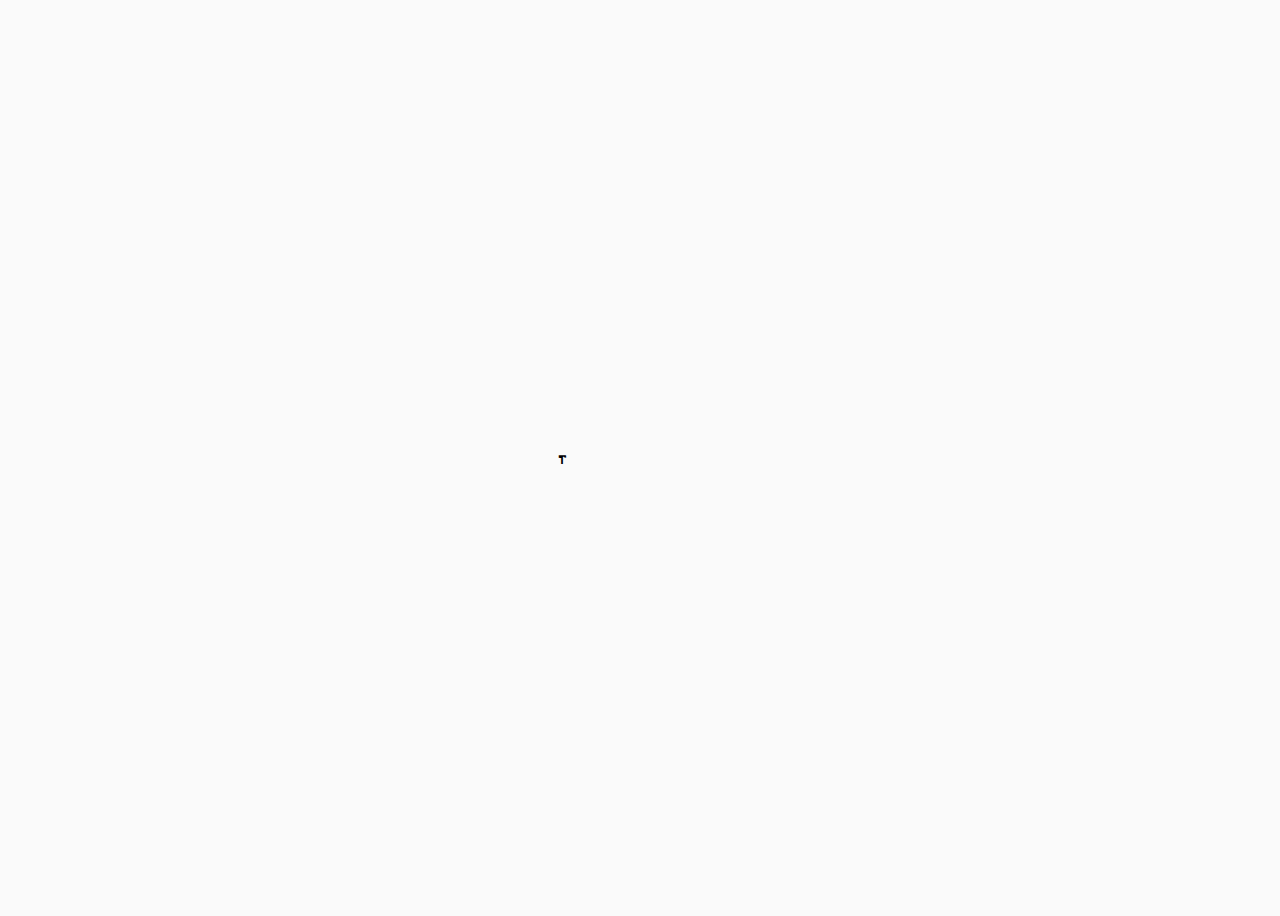
<file: Inktest.html>
<!DOCTYPE html>
<html lang="en">
<head>
  <meta charset="UTF-8">
  <meta name="viewport" content="width=device-width, initial-scale=1.0">
  <title>Letter by Letter Handwriting</title>
  <style>
    body {
      background: #fafafa;
      display: flex;
      justify-content: center;
      align-items: center;
      height: 100vh;
    }

    svg {
      width: 95%;
      max-width: 1200px;
    }

    tspan {
      fill: none;
      stroke: black;
      stroke-width: 2;
      stroke-dasharray: 200;
      stroke-dashoffset: 200;
      animation: handwriting 0.5s linear forwards;
    }

    @keyframes handwriting {
      to { stroke-dashoffset: 0; }
    }

    /* Sequential animation — 27 letters total */
    tspan:nth-child(1)  { animation-delay: 0s; }
    tspan:nth-child(2)  { animation-delay: 0.093s; }
    tspan:nth-child(3)  { animation-delay: 0.186s; }
    tspan:nth-child(4)  { animation-delay: 0.279s; }
    tspan:nth-child(5)  { animation-delay: 0.372s; }
    tspan:nth-child(6)  { animation-delay: 0.465s; }
    tspan:nth-child(7)  { animation-delay: 0.558s; }
    tspan:nth-child(8)  { animation-delay: 0.651s; }
    tspan:nth-child(9)  { animation-delay: 0.744s; }
    tspan:nth-child(10) { animation-delay: 0.837s; }
    tspan:nth-child(11) { animation-delay: 0.930s; }
    tspan:nth-child(12) { animation-delay: 1.023s; }
    tspan:nth-child(13) { animation-delay: 1.116s; }
    tspan:nth-child(14) { animation-delay: 1.209s; }
    tspan:nth-child(15) { animation-delay: 1.302s; }
    tspan:nth-child(16) { animation-delay: 1.395s; }
    tspan:nth-child(17) { animation-delay: 1.488s; }
    tspan:nth-child(18) { animation-delay: 1.581s; }
    tspan:nth-child(19) { animation-delay: 1.674s; }
    tspan:nth-child(20) { animation-delay: 1.767s; }
    tspan:nth-child(21) { animation-delay: 1.860s; }
    tspan:nth-child(22) { animation-delay: 1.953s; }
    tspan:nth-child(23) { animation-delay: 2.046s; }
    tspan:nth-child(24) { animation-delay: 2.139s; }
    tspan:nth-child(25) { animation-delay: 2.232s; }
    tspan:nth-child(26) { animation-delay: 2.325s; }
    tspan:nth-child(27) { animation-delay: 2.418s; }
  </style>
  <link href="https://fonts.googleapis.com/css2?family=Pacifico&display=swap" rel="stylesheet">
</head>
<body>
  <svg viewBox="0 0 1400 200">
    <text x="50" y="120" font-family="Archivo" font-size="48">
      <tspan dx="20">P</tspan>
      <tspan dx="-10">l</tspan>
      <tspan dx="-10">a</tspan>
      <tspan dx="-10">y</tspan>
      <tspan dx="-10">i</tspan>
      <tspan dx="-10">n</tspan>
      <tspan dx="-10">g</tspan>
      <tspan xml:space="preserve"> </tspan>
      <tspan dx="-10">t</tspan>
      <tspan dx="-10">h</tspan>
      <tspan dx="-10">e</tspan>
      <tspan xml:space="preserve"> </tspan>
      <tspan dx="-10">b</tspan>
      <tspan dx="-10">e</tspan>
      <tspan dx="-10">a</tspan>
      <tspan dx="-10">u</tspan>
      <tspan dx="-10">t</tspan>
      <tspan dx="-10">i</tspan>
      <tspan dx="-10">f</tspan>
      <tspan dx="-10">u</tspan>
      <tspan dx="-10">l</tspan>
      <tspan xml:space="preserve"> </tspan>
      <tspan dx="-10">g</tspan>
      <tspan dx="-10">a</tspan>
      <tspan dx="-10">m</tspan>
      <tspan dx="-10">e</tspan>
    </text>
  </svg>
</body>
</html>
</file>
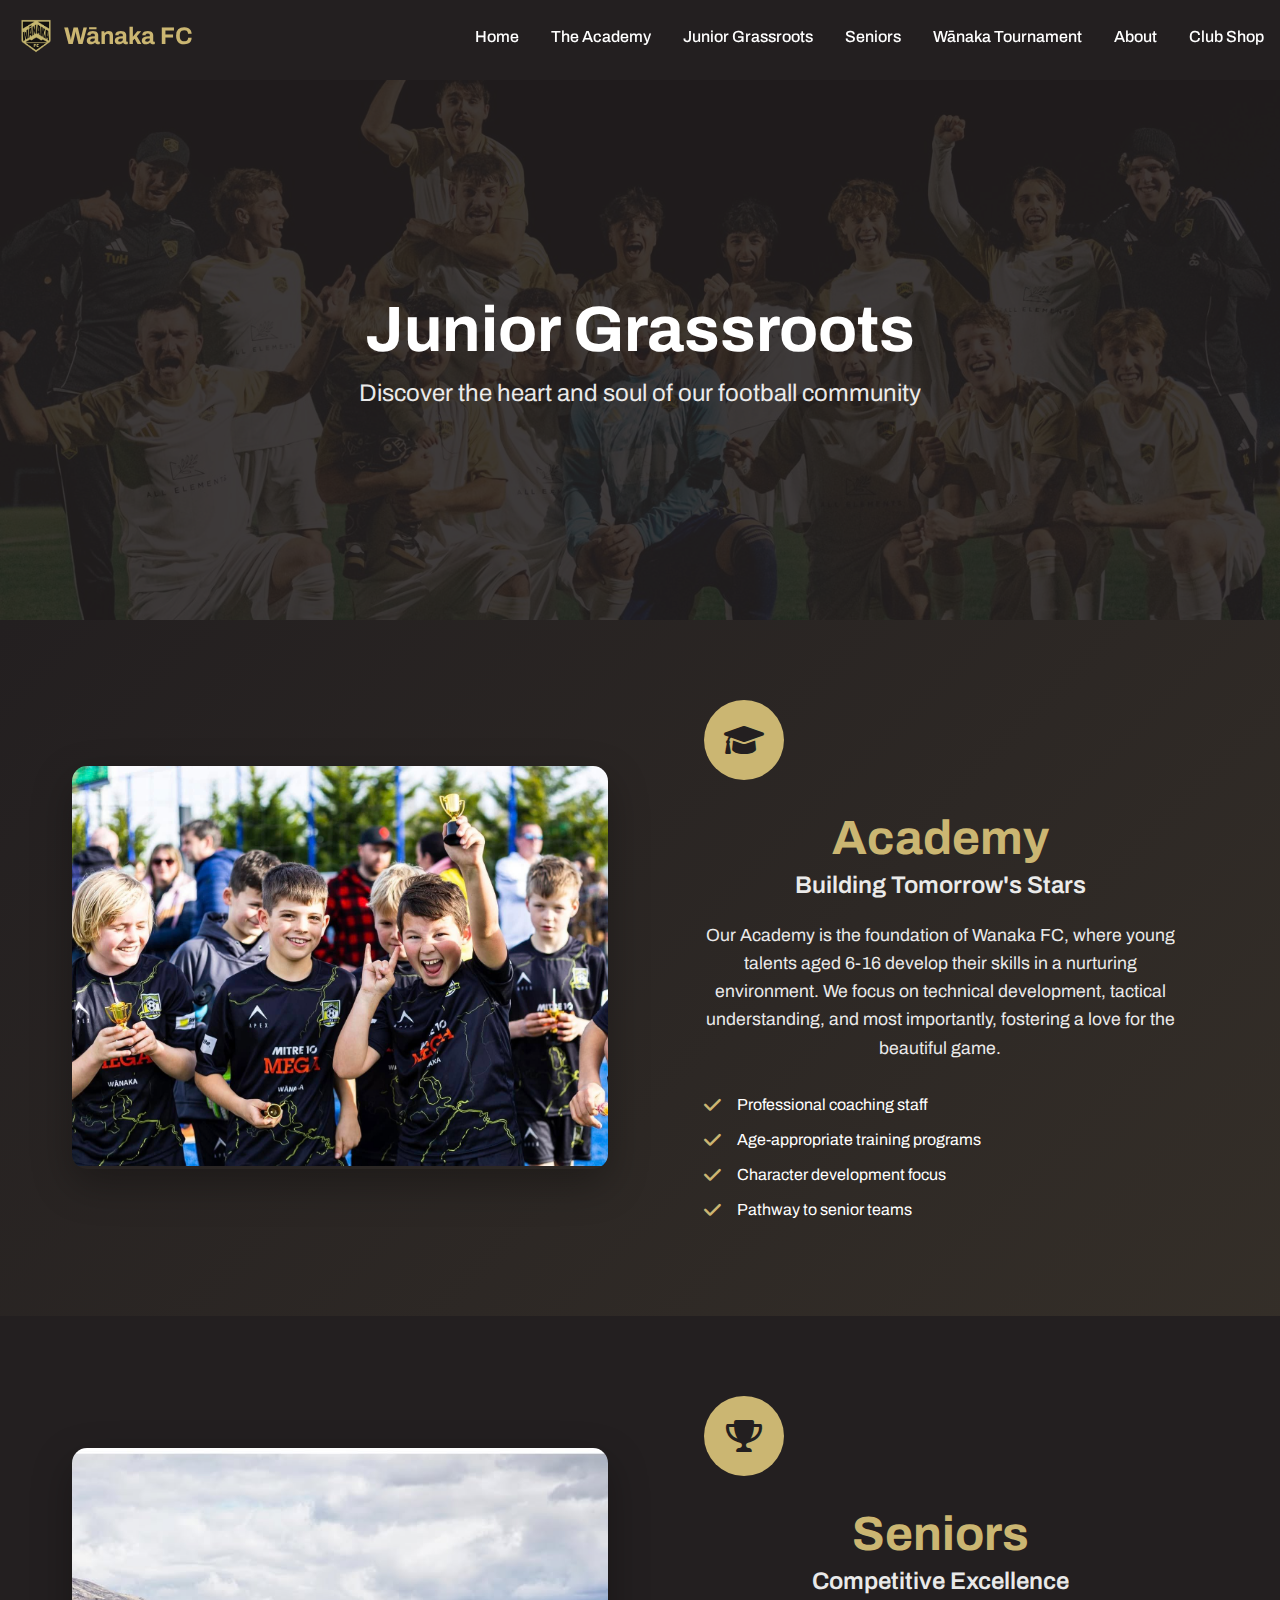
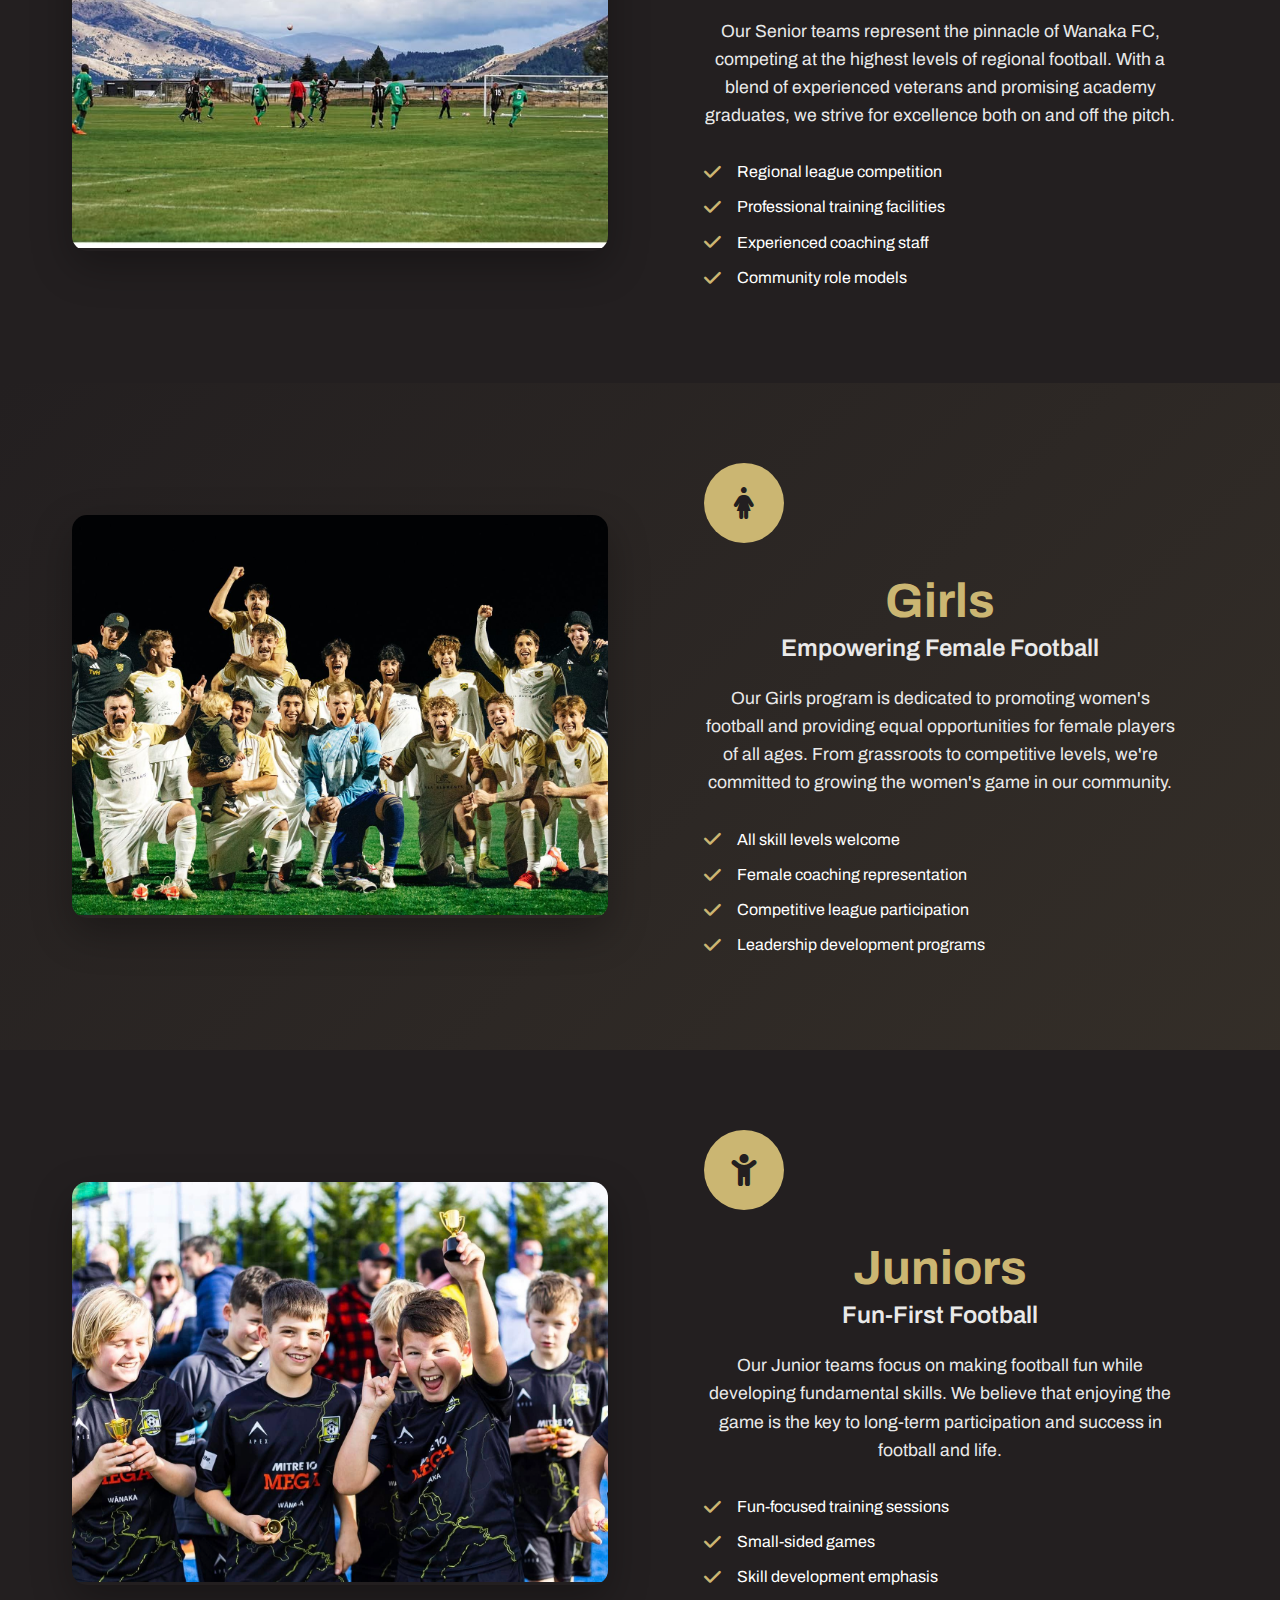
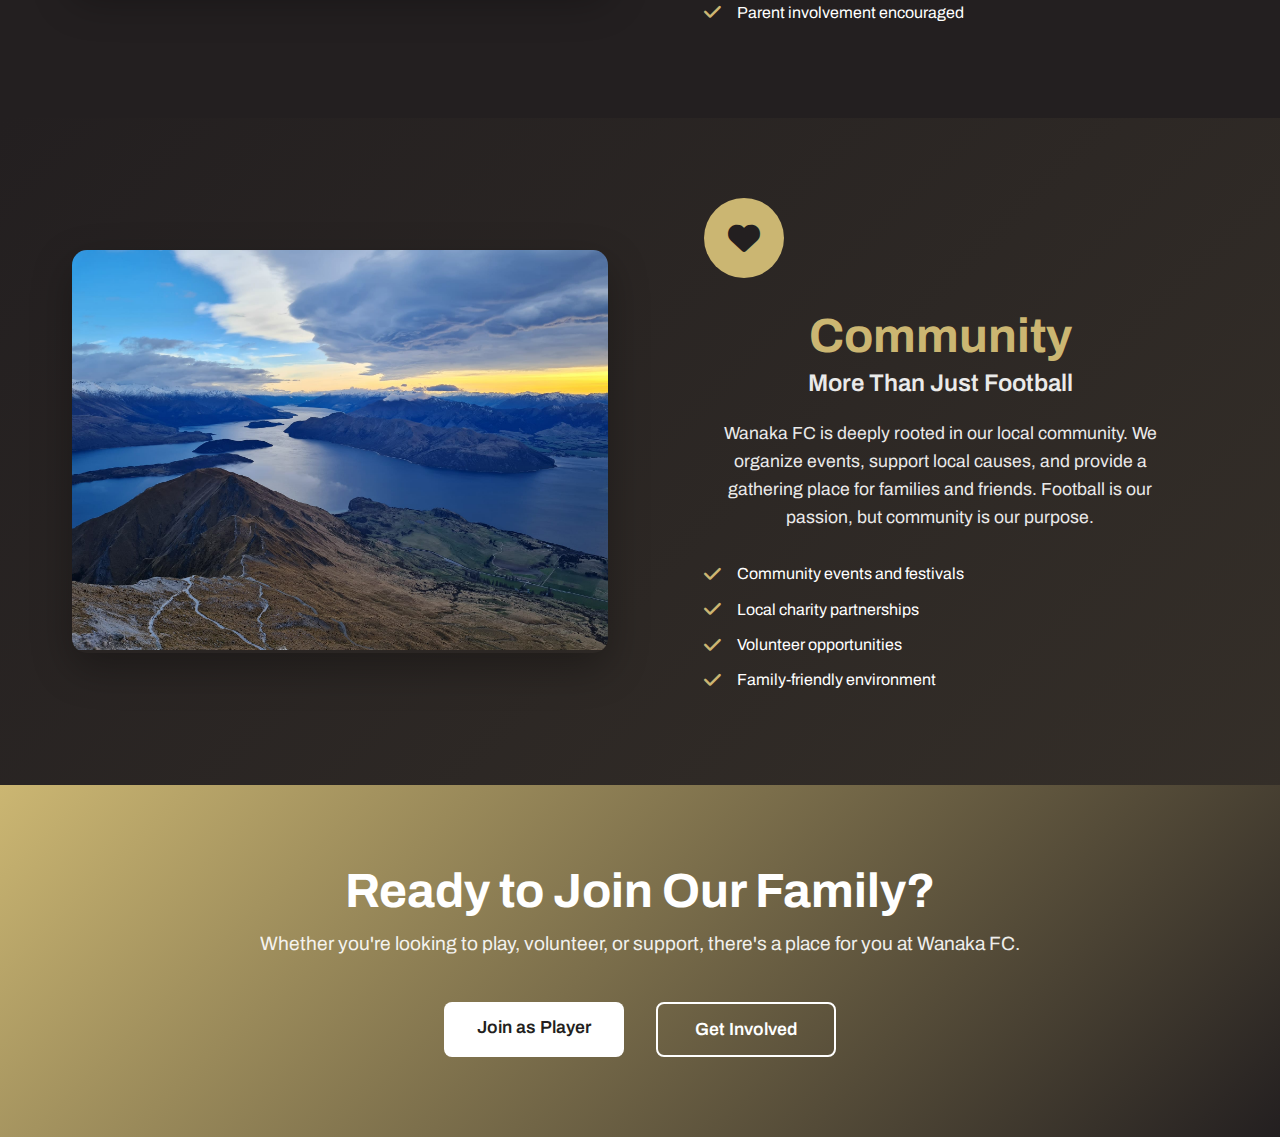
<file: junior-grassroots.html>
<!DOCTYPE html>
<html lang="en">
<head>
    <meta charset="UTF-8">
    <meta name="viewport" content="width=device-width, initial-scale=1.0">
    <title>About Us - Wanaka FC</title>
    <link rel="stylesheet" href="styles.css">
    <link href="https://fonts.googleapis.com/css2?family=Inter:wght@300;400;500;600;700&display=swap" rel="stylesheet">
    <link href="https://fonts.googleapis.com/css2?family=Pacifico&display=swap" rel="stylesheet">
    <link rel="stylesheet" href="https://cdnjs.cloudflare.com/ajax/libs/font-awesome/6.0.0/css/all.min.css">
    <link rel="preconnect" href="https://fonts.googleapis.com">
    <link rel="preconnect" href="https://fonts.gstatic.com" crossorigin>
    <link href="https://fonts.googleapis.com/css2?family=Fustat:wght@200..800&family=Lora:ital,wght@1,400..700&family=Montserrat:ital,wght@0,100..900;1,100..900&family=Tektur:wght@400..900&family=Unbounded:wght@200..900&display=swap" rel="stylesheet">
    <link href="https://fonts.googleapis.com/css2?family=Archivo:ital,wght@0,100..900;1,100..900&family=Fustat:wght@200..800&family=Lora:ital,wght@1,400..700&family=Montserrat:ital,wght@0,100..900;1,100..900&family=Tektur:wght@400..900&family=Unbounded:wght@200..900&display=swap" rel="stylesheet">
</head>
<body>
    <!-- Navigation -->
    <nav class="navbar">
        <div class="nav-container">
            <div class="nav-logo">
                <img src="Wanaka Logo.png">
                <span>Wānaka FC</span>
            </div>
            <ul class="nav-menu">
                <li><a href="index.html" class="nav-link">Home</a></li>
                <li><a href="the-academy.html" class="nav-link">The Academy</a></li>
                <li><a href="junior-grassroots.html" class="nav-link">Junior Grassroots</a></li>
                <li><a href="recruitment.html" class="nav-link">Seniors</a></li>
                <li><a href="wanaka-tournament.html" class="nav-link">Wānaka Tournament</a></li>
                <li><a href="about.html" class="nav-link">About</a></li>
                <li><a href="club-shop.html" class="nav-link">Club Shop</a></li>
            </ul>
            <div class="hamburger">
                <span></span>
                <span></span>
                <span></span>
            </div>
        </div>
    </nav>

    <!-- Main Container -->
    <main class="about-container">
        <!-- Hero Section -->
        <section class="about-hero">
            <div class="hero-content">
                <h1>Junior Grassroots</h1>
                <p>Discover the heart and soul of our football community</p>
            </div>
            <div class="hero-background">
                <img src="Wanaka Team.jpg" alt="Wanaka FC Team">
            </div>
        </section>

        <!-- Academy Section -->
        <section class="about-section academy-section">
            <div class="section-container">
                <div class="section-image">
                    <img src="Grassroots.jpg" alt="Academy Training">
                </div>
                <div class="section-content">
                    <div class="section-icon">
                        <i class="fas fa-graduation-cap"></i>
                    </div>
                    <h2>Academy</h2>
                    <h3>Building Tomorrow's Stars</h3>
                    <p>Our Academy is the foundation of Wanaka FC, where young talents aged 6-16 develop their skills in a nurturing environment. We focus on technical development, tactical understanding, and most importantly, fostering a love for the beautiful game.</p>
                    <ul class="section-features">
                        <li><i class="fas fa-check"></i> Professional coaching staff</li>
                        <li><i class="fas fa-check"></i> Age-appropriate training programs</li>
                        <li><i class="fas fa-check"></i> Character development focus</li>
                        <li><i class="fas fa-check"></i> Pathway to senior teams</li>
                    </ul>
                </div>
            </div>
        </section>

        <!-- Seniors Section -->
        <section class="about-section seniors-section">
            <div class="section-container reverse">
                <div class="section-content">
                    <div class="section-icon">
                        <i class="fas fa-trophy"></i>
                    </div>
                    <h2>Seniors</h2>
                    <h3>Competitive Excellence</h3>
                    <p>Our Senior teams represent the pinnacle of Wanaka FC, competing at the highest levels of regional football. With a blend of experienced veterans and promising academy graduates, we strive for excellence both on and off the pitch.</p>
                    <ul class="section-features">
                        <li><i class="fas fa-check"></i> Regional league competition</li>
                        <li><i class="fas fa-check"></i> Professional training facilities</li>
                        <li><i class="fas fa-check"></i> Experienced coaching staff</li>
                        <li><i class="fas fa-check"></i> Community role models</li>
                    </ul>
                </div>
                <div class="section-image">
                    <img src="Wanaka Playing.jpg" alt="Senior Team in Action">
                </div>
            </div>
        </section>

        <!-- Girls Section -->
        <section class="about-section girls-section">
            <div class="section-container">
                <div class="section-image">
                    <img src="Wanaka Team.jpg" alt="Girls Team">
                </div>
                <div class="section-content">
                    <div class="section-icon">
                        <i class="fas fa-female"></i>
                    </div>
                    <h2>Girls</h2>
                    <h3>Empowering Female Football</h3>
                    <p>Our Girls program is dedicated to promoting women's football and providing equal opportunities for female players of all ages. From grassroots to competitive levels, we're committed to growing the women's game in our community.</p>
                    <ul class="section-features">
                        <li><i class="fas fa-check"></i> All skill levels welcome</li>
                        <li><i class="fas fa-check"></i> Female coaching representation</li>
                        <li><i class="fas fa-check"></i> Competitive league participation</li>
                        <li><i class="fas fa-check"></i> Leadership development programs</li>
                    </ul>
                </div>
            </div>
        </section>

        <!-- Juniors Section -->
        <section class="about-section juniors-section">
            <div class="section-container reverse">
                <div class="section-content">
                    <div class="section-icon">
                        <i class="fas fa-child"></i>
                    </div>
                    <h2>Juniors</h2>
                    <h3>Fun-First Football</h3>
                    <p>Our Junior teams focus on making football fun while developing fundamental skills. We believe that enjoying the game is the key to long-term participation and success in football and life.</p>
                    <ul class="section-features">
                        <li><i class="fas fa-check"></i> Fun-focused training sessions</li>
                        <li><i class="fas fa-check"></i> Small-sided games</li>
                        <li><i class="fas fa-check"></i> Skill development emphasis</li>
                        <li><i class="fas fa-check"></i> Parent involvement encouraged</li>
                    </ul>
                </div>
                <div class="section-image">
                    <img src="Grassroots.jpg" alt="Junior Players">
                </div>
            </div>
        </section>

        <!-- Community Section -->
        <section class="about-section community-section">
            <div class="section-container">
                <div class="section-image">
                    <img src="Roy.jpg" alt="Community Events">
                </div>
                <div class="section-content">
                    <div class="section-icon">
                        <i class="fas fa-heart"></i>
                    </div>
                    <h2>Community</h2>
                    <h3>More Than Just Football</h3>
                    <p>Wanaka FC is deeply rooted in our local community. We organize events, support local causes, and provide a gathering place for families and friends. Football is our passion, but community is our purpose.</p>
                    <ul class="section-features">
                        <li><i class="fas fa-check"></i> Community events and festivals</li>
                        <li><i class="fas fa-check"></i> Local charity partnerships</li>
                        <li><i class="fas fa-check"></i> Volunteer opportunities</li>
                        <li><i class="fas fa-check"></i> Family-friendly environment</li>
                    </ul>
                </div>
            </div>
        </section>

        <!-- Call to Action -->
        <section class="about-cta">
            <div class="cta-content">
                <h2>Ready to Join Our Family?</h2>
                <p>Whether you're looking to play, volunteer, or support, there's a place for you at Wanaka FC.</p>
                <div class="cta-buttons">
                    <a href="recruitment.html" class="cta-btn primary">Join as Player</a>
                    <a href="index.html#contact" class="cta-btn secondary">Get Involved</a>
                </div>
            </div>
        </section>
    </main>

    <script src="script.js"></script>
</body>
</html>
</file>
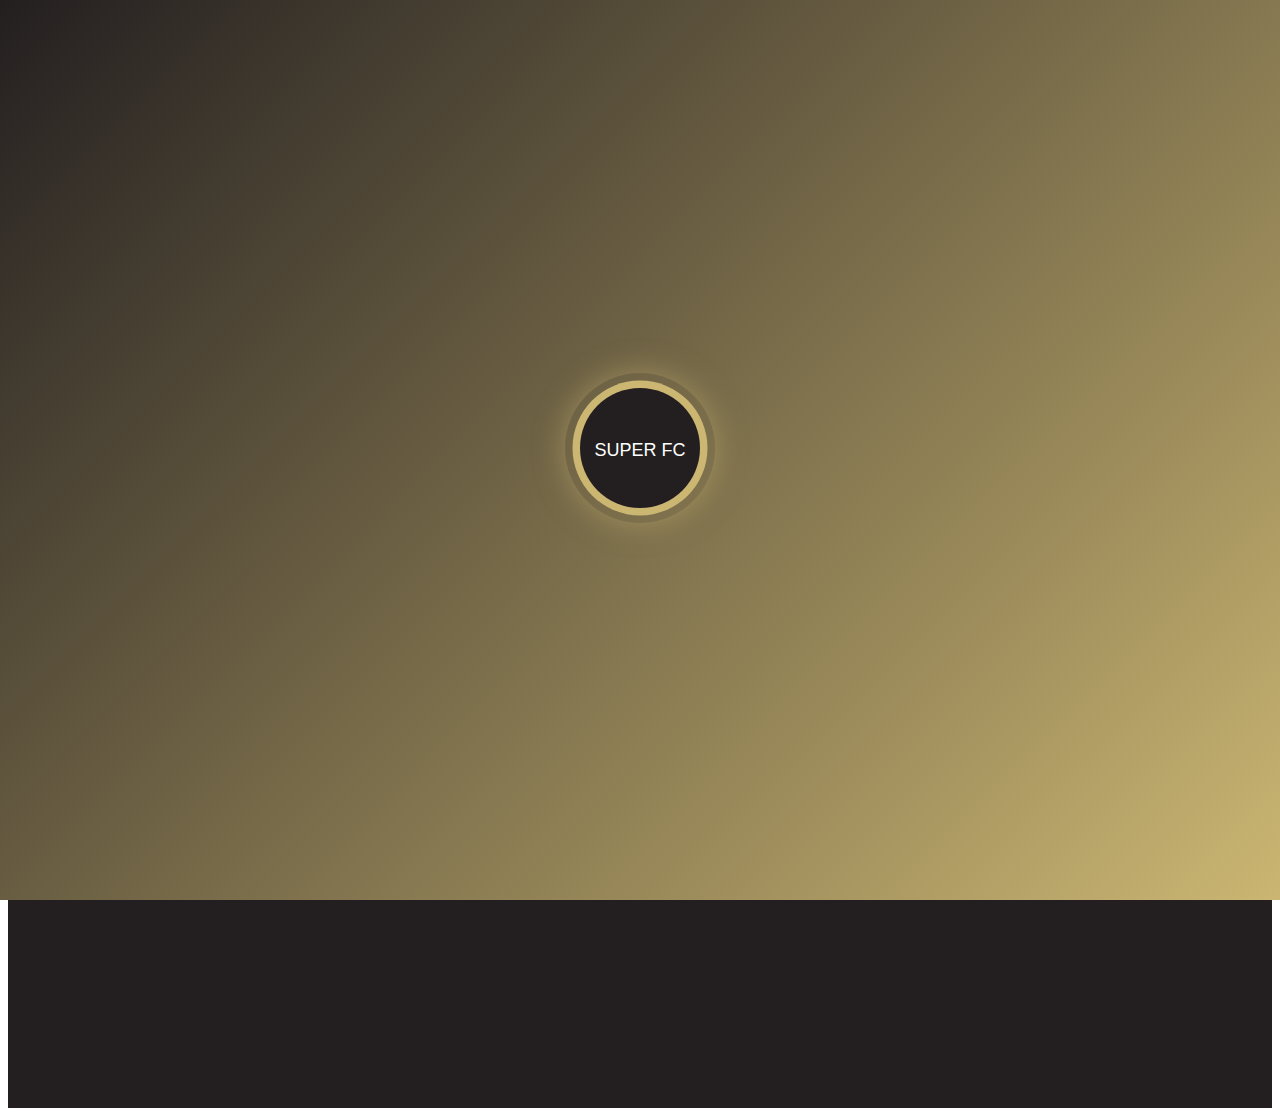
<file: test.html>
<!DOCTYPE html>
<html lang="en">
<head>
    <meta charset="UTF-8">
    <meta name="viewport" content="width=device-width, initial-scale=1.0">
    <title>Test Loading Screen</title>
    <style>
        #loading-screen {
            position: fixed;
            top: 0;
            left: 0;
            width: 100%;
            height: 100%;
            background: linear-gradient(135deg, #231f20, #cbb672);
            display: flex;
            justify-content: center;
            align-items: center;
            z-index: 9999;
            transition: all 1.5s cubic-bezier(0.25, 0.46, 0.45, 0.94);
        }

        #loading-screen.hide {
            transform: scale(50);
            opacity: 0;
            pointer-events: none;
        }

        .club-badge img {
            width: 150px;
            height: 150px;
            border-radius: 50%;
            box-shadow: 0 0 30px rgba(203, 182, 114, 0.5);
        }

        .main-content {
            padding: 100px 20px;
            text-align: center;
            color: white;
            background: #231f20;
            min-height: 100vh;
        }
    </style>
</head>
<body>
    <!-- Loading Screen -->
    <div id="loading-screen">
        <div class="club-badge">
            <img src="data:image/svg+xml,%3Csvg xmlns='http://www.w3.org/2000/svg' viewBox='0 0 200 200'%3E%3Ccircle cx='100' cy='100' r='90' fill='%23cbb672'/%3E%3Ccircle cx='100' cy='100' r='80' fill='%23231f20'/%3E%3Ctext x='100' y='110' text-anchor='middle' fill='white' font-size='24' font-family='Arial'%3ESUPER FC%3C/text%3E%3C/svg%3E" alt="Wānaka FC Badge">
        </div>
    </div>

    <!-- Main Content -->
    <div class="main-content">
        <h1>Welcome to Wānaka FC</h1>
        <p>This should appear after the logo disappears</p>
    </div>

    <script>
        console.log('Script starting...');
        
        document.addEventListener('DOMContentLoaded', () => {
            console.log('DOM Content Loaded');
            const loadingScreen = document.getElementById('loading-screen');
            console.log('Loading screen element:', loadingScreen);
            
            if (loadingScreen) {
                console.log('Starting 2 second timer...');
                // Show badge for exactly 2 seconds
                setTimeout(() => {
                    console.log('2 seconds passed, adding hide class...');
                    // Add the hide class to trigger CSS transition
                    loadingScreen.classList.add('hide');
                    
                    // After zoom completes, hide loading screen completely
                    setTimeout(() => {
                        console.log('Transition complete, hiding loading screen...');
                        loadingScreen.style.display = 'none';
                    }, 1500); // Wait for CSS transition to complete
                }, 2000); // Show logo for 2 seconds
            } else {
                console.error('Loading screen element not found!');
            }
        });

        // Backup event listener for window load
        window.addEventListener('load', () => {
            console.log('Window loaded');
            const loadingScreen = document.getElementById('loading-screen');
            
            // Only run if the loading screen is still visible (DOMContentLoaded didn't work)
            if (loadingScreen && !loadingScreen.classList.contains('hide')) {
                console.log('Backup timer starting...');
                setTimeout(() => {
                    console.log('Backup: adding hide class...');
                    loadingScreen.classList.add('hide');
                    
                    setTimeout(() => {
                        console.log('Backup: hiding loading screen...');
                        loadingScreen.style.display = 'none';
                    }, 1500);
                }, 2000);
            }
        });
    </script>
</body>
</html>
</file>
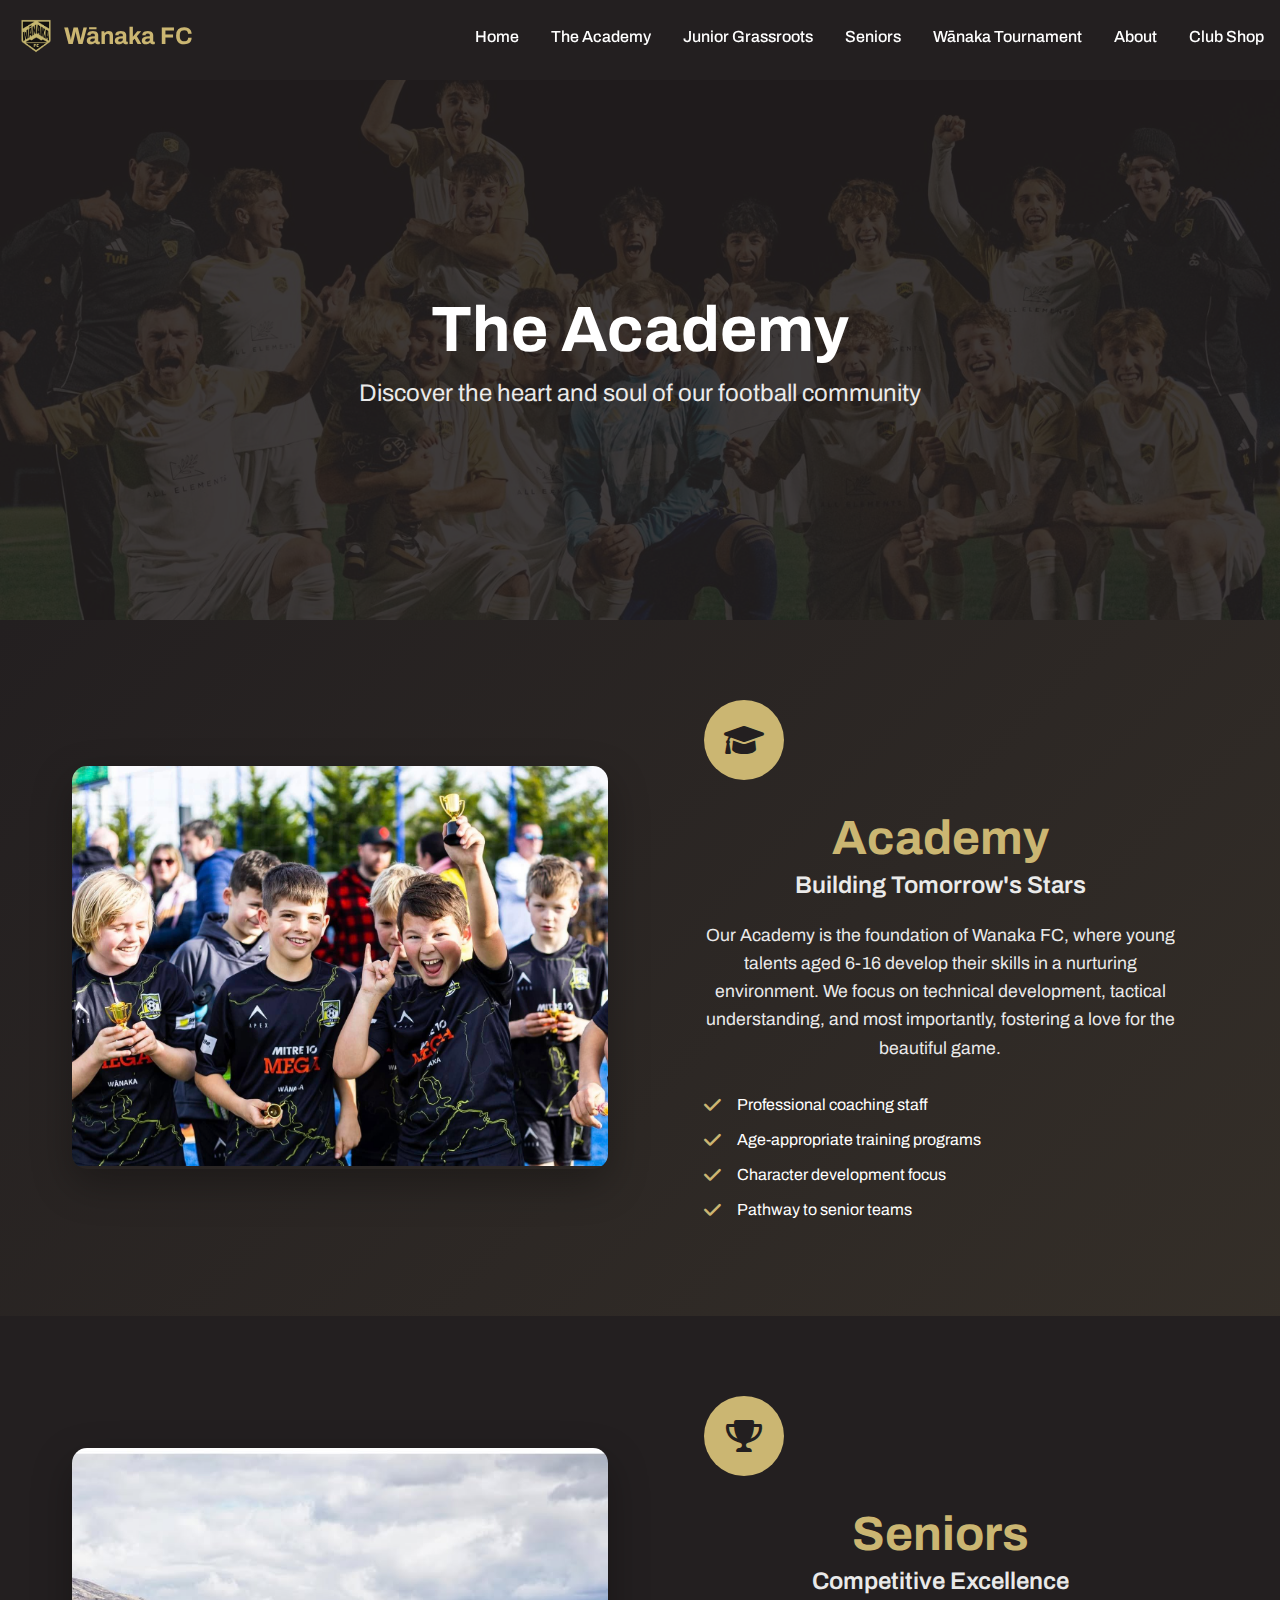
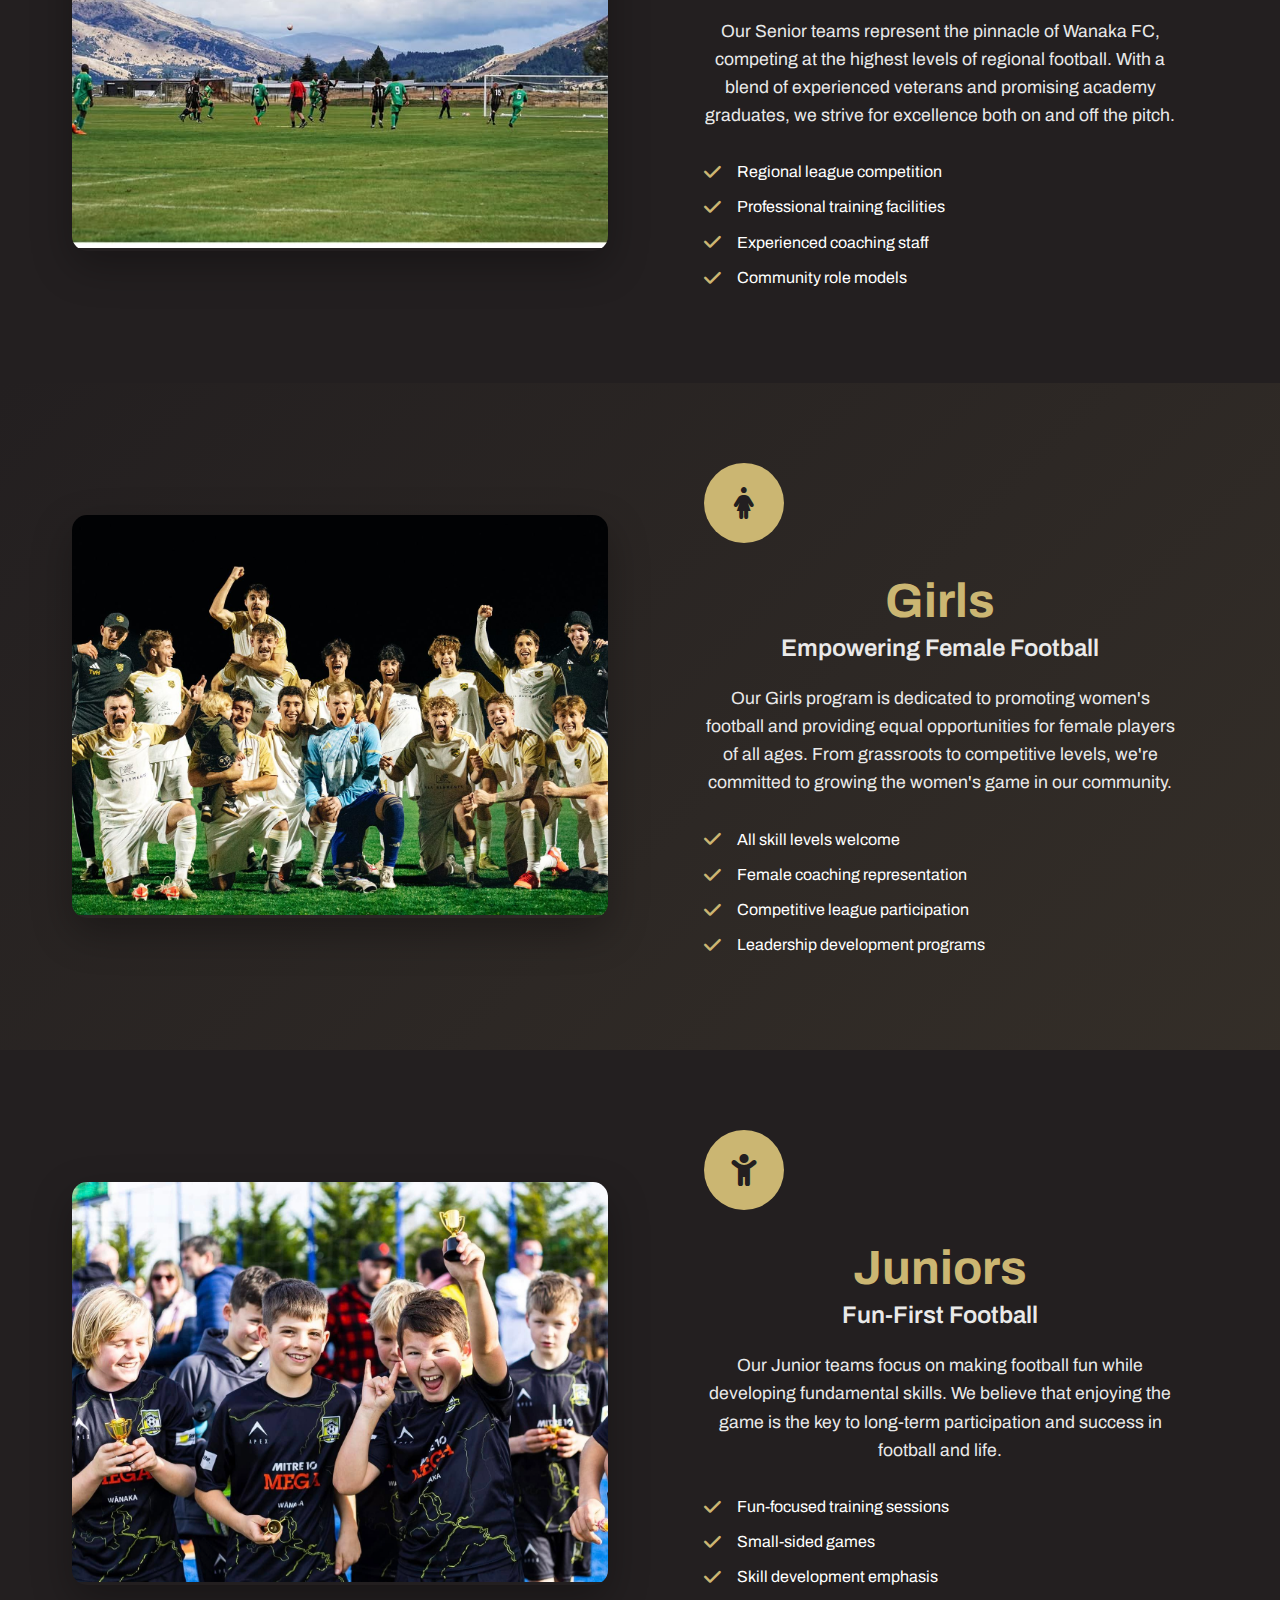
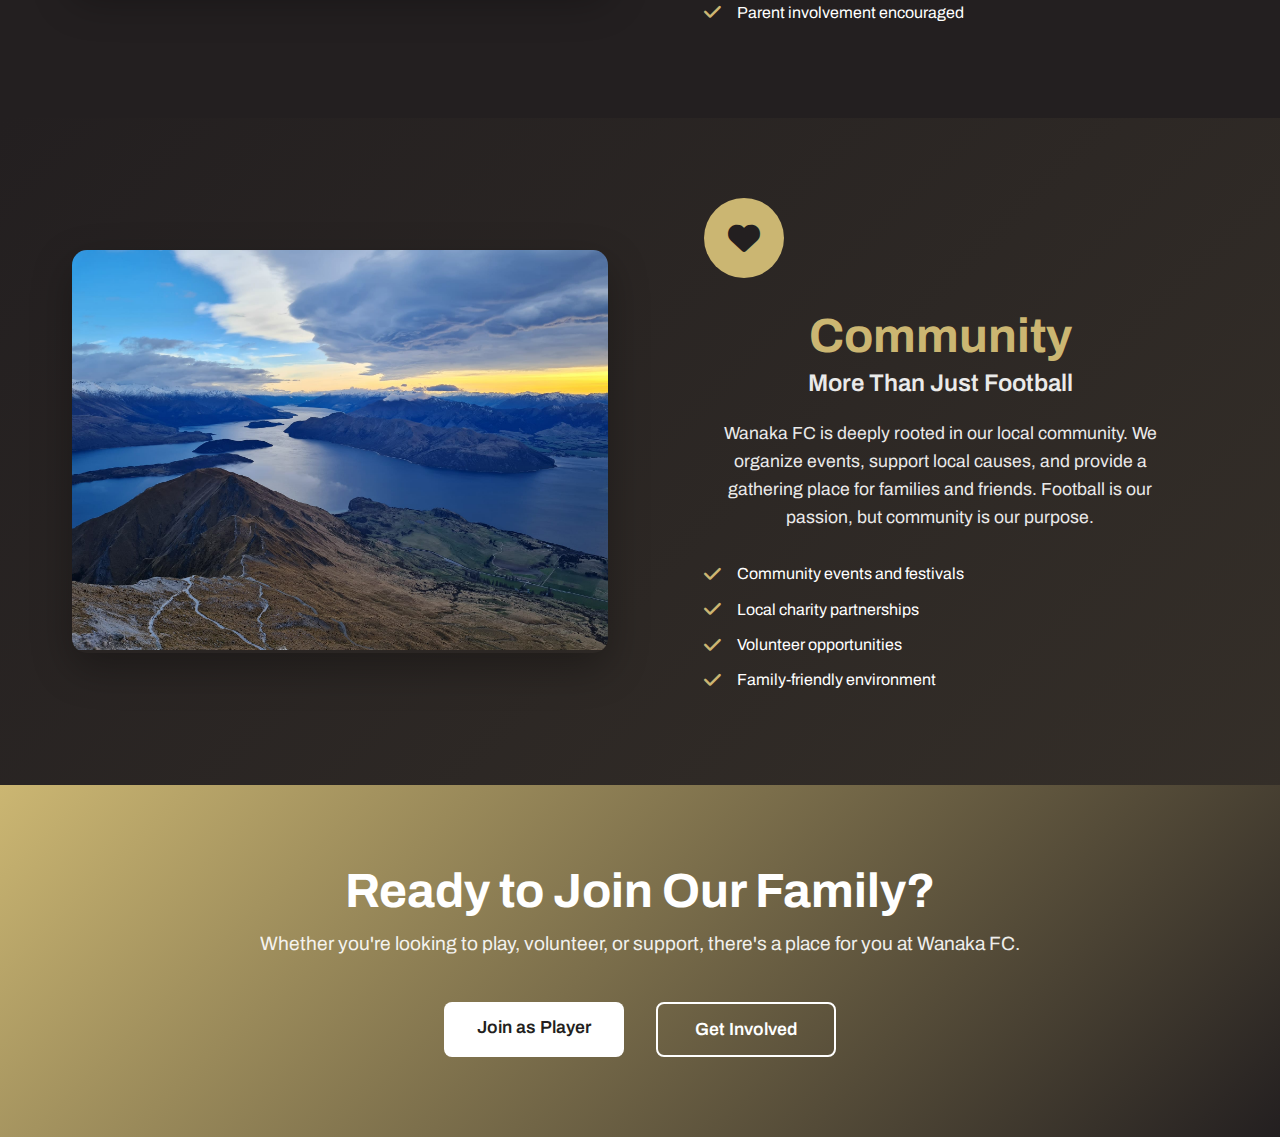
<file: the-academy.html>
<!DOCTYPE html>
<html lang="en">
<head>
    <meta charset="UTF-8">
    <meta name="viewport" content="width=device-width, initial-scale=1.0">
    <title>About Us - Wanaka FC</title>
    <link rel="stylesheet" href="styles.css">
    <link href="https://fonts.googleapis.com/css2?family=Inter:wght@300;400;500;600;700&display=swap" rel="stylesheet">
    <link href="https://fonts.googleapis.com/css2?family=Pacifico&display=swap" rel="stylesheet">
    <link rel="stylesheet" href="https://cdnjs.cloudflare.com/ajax/libs/font-awesome/6.0.0/css/all.min.css">
    <link rel="preconnect" href="https://fonts.googleapis.com">
    <link rel="preconnect" href="https://fonts.gstatic.com" crossorigin>
    <link href="https://fonts.googleapis.com/css2?family=Fustat:wght@200..800&family=Lora:ital,wght@1,400..700&family=Montserrat:ital,wght@0,100..900;1,100..900&family=Tektur:wght@400..900&family=Unbounded:wght@200..900&display=swap" rel="stylesheet">
    <link href="https://fonts.googleapis.com/css2?family=Archivo:ital,wght@0,100..900;1,100..900&family=Fustat:wght@200..800&family=Lora:ital,wght@1,400..700&family=Montserrat:ital,wght@0,100..900;1,100..900&family=Tektur:wght@400..900&family=Unbounded:wght@200..900&display=swap" rel="stylesheet">
</head>
<body>
    <!-- Navigation -->
    <nav class="navbar">
        <div class="nav-container">
            <div class="nav-logo">
                <img src="Wanaka Logo.png">
                <span>Wānaka FC</span>
            </div>
            <ul class="nav-menu">
                <li><a href="index.html" class="nav-link">Home</a></li>
                <li><a href="the-academy.html" class="nav-link">The Academy</a></li>
                <li><a href="junior-grassroots.html" class="nav-link">Junior Grassroots</a></li>
                <li><a href="recruitment.html" class="nav-link">Seniors</a></li>
                <li><a href="wanaka-tournament.html" class="nav-link">Wānaka Tournament</a></li>
                <li><a href="about.html" class="nav-link">About</a></li>
                <li><a href="club-shop.html" class="nav-link">Club Shop</a></li>
            </ul>
            <div class="hamburger">
                <span></span>
                <span></span>
                <span></span>
            </div>
        </div>
    </nav>

    <!-- Main Container -->
    <main class="about-container">
        <!-- Hero Section -->
        <section class="about-hero">
            <div class="hero-content">
                <h1>The Academy</h1>
                <p>Discover the heart and soul of our football community</p>
            </div>
            <div class="hero-background">
                <img src="Wanaka Team.jpg" alt="Wanaka FC Team">
            </div>
        </section>

        <!-- Academy Section -->
        <section class="about-section academy-section">
            <div class="section-container">
                <div class="section-image">
                    <img src="Grassroots.jpg" alt="Academy Training">
                </div>
                <div class="section-content">
                    <div class="section-icon">
                        <i class="fas fa-graduation-cap"></i>
                    </div>
                    <h2>Academy</h2>
                    <h3>Building Tomorrow's Stars</h3>
                    <p>Our Academy is the foundation of Wanaka FC, where young talents aged 6-16 develop their skills in a nurturing environment. We focus on technical development, tactical understanding, and most importantly, fostering a love for the beautiful game.</p>
                    <ul class="section-features">
                        <li><i class="fas fa-check"></i> Professional coaching staff</li>
                        <li><i class="fas fa-check"></i> Age-appropriate training programs</li>
                        <li><i class="fas fa-check"></i> Character development focus</li>
                        <li><i class="fas fa-check"></i> Pathway to senior teams</li>
                    </ul>
                </div>
            </div>
        </section>

        <!-- Seniors Section -->
        <section class="about-section seniors-section">
            <div class="section-container reverse">
                <div class="section-content">
                    <div class="section-icon">
                        <i class="fas fa-trophy"></i>
                    </div>
                    <h2>Seniors</h2>
                    <h3>Competitive Excellence</h3>
                    <p>Our Senior teams represent the pinnacle of Wanaka FC, competing at the highest levels of regional football. With a blend of experienced veterans and promising academy graduates, we strive for excellence both on and off the pitch.</p>
                    <ul class="section-features">
                        <li><i class="fas fa-check"></i> Regional league competition</li>
                        <li><i class="fas fa-check"></i> Professional training facilities</li>
                        <li><i class="fas fa-check"></i> Experienced coaching staff</li>
                        <li><i class="fas fa-check"></i> Community role models</li>
                    </ul>
                </div>
                <div class="section-image">
                    <img src="Wanaka Playing.jpg" alt="Senior Team in Action">
                </div>
            </div>
        </section>

        <!-- Girls Section -->
        <section class="about-section girls-section">
            <div class="section-container">
                <div class="section-image">
                    <img src="Wanaka Team.jpg" alt="Girls Team">
                </div>
                <div class="section-content">
                    <div class="section-icon">
                        <i class="fas fa-female"></i>
                    </div>
                    <h2>Girls</h2>
                    <h3>Empowering Female Football</h3>
                    <p>Our Girls program is dedicated to promoting women's football and providing equal opportunities for female players of all ages. From grassroots to competitive levels, we're committed to growing the women's game in our community.</p>
                    <ul class="section-features">
                        <li><i class="fas fa-check"></i> All skill levels welcome</li>
                        <li><i class="fas fa-check"></i> Female coaching representation</li>
                        <li><i class="fas fa-check"></i> Competitive league participation</li>
                        <li><i class="fas fa-check"></i> Leadership development programs</li>
                    </ul>
                </div>
            </div>
        </section>

        <!-- Juniors Section -->
        <section class="about-section juniors-section">
            <div class="section-container reverse">
                <div class="section-content">
                    <div class="section-icon">
                        <i class="fas fa-child"></i>
                    </div>
                    <h2>Juniors</h2>
                    <h3>Fun-First Football</h3>
                    <p>Our Junior teams focus on making football fun while developing fundamental skills. We believe that enjoying the game is the key to long-term participation and success in football and life.</p>
                    <ul class="section-features">
                        <li><i class="fas fa-check"></i> Fun-focused training sessions</li>
                        <li><i class="fas fa-check"></i> Small-sided games</li>
                        <li><i class="fas fa-check"></i> Skill development emphasis</li>
                        <li><i class="fas fa-check"></i> Parent involvement encouraged</li>
                    </ul>
                </div>
                <div class="section-image">
                    <img src="Grassroots.jpg" alt="Junior Players">
                </div>
            </div>
        </section>

        <!-- Community Section -->
        <section class="about-section community-section">
            <div class="section-container">
                <div class="section-image">
                    <img src="Roy.jpg" alt="Community Events">
                </div>
                <div class="section-content">
                    <div class="section-icon">
                        <i class="fas fa-heart"></i>
                    </div>
                    <h2>Community</h2>
                    <h3>More Than Just Football</h3>
                    <p>Wanaka FC is deeply rooted in our local community. We organize events, support local causes, and provide a gathering place for families and friends. Football is our passion, but community is our purpose.</p>
                    <ul class="section-features">
                        <li><i class="fas fa-check"></i> Community events and festivals</li>
                        <li><i class="fas fa-check"></i> Local charity partnerships</li>
                        <li><i class="fas fa-check"></i> Volunteer opportunities</li>
                        <li><i class="fas fa-check"></i> Family-friendly environment</li>
                    </ul>
                </div>
            </div>
        </section>

        <!-- Call to Action -->
        <section class="about-cta">
            <div class="cta-content">
                <h2>Ready to Join Our Family?</h2>
                <p>Whether you're looking to play, volunteer, or support, there's a place for you at Wanaka FC.</p>
                <div class="cta-buttons">
                    <a href="recruitment.html" class="cta-btn primary">Join as Player</a>
                    <a href="index.html#contact" class="cta-btn secondary">Get Involved</a>
                </div>
            </div>
        </section>
    </main>

    <script src="script.js"></script>
</body>
</html>
</file>
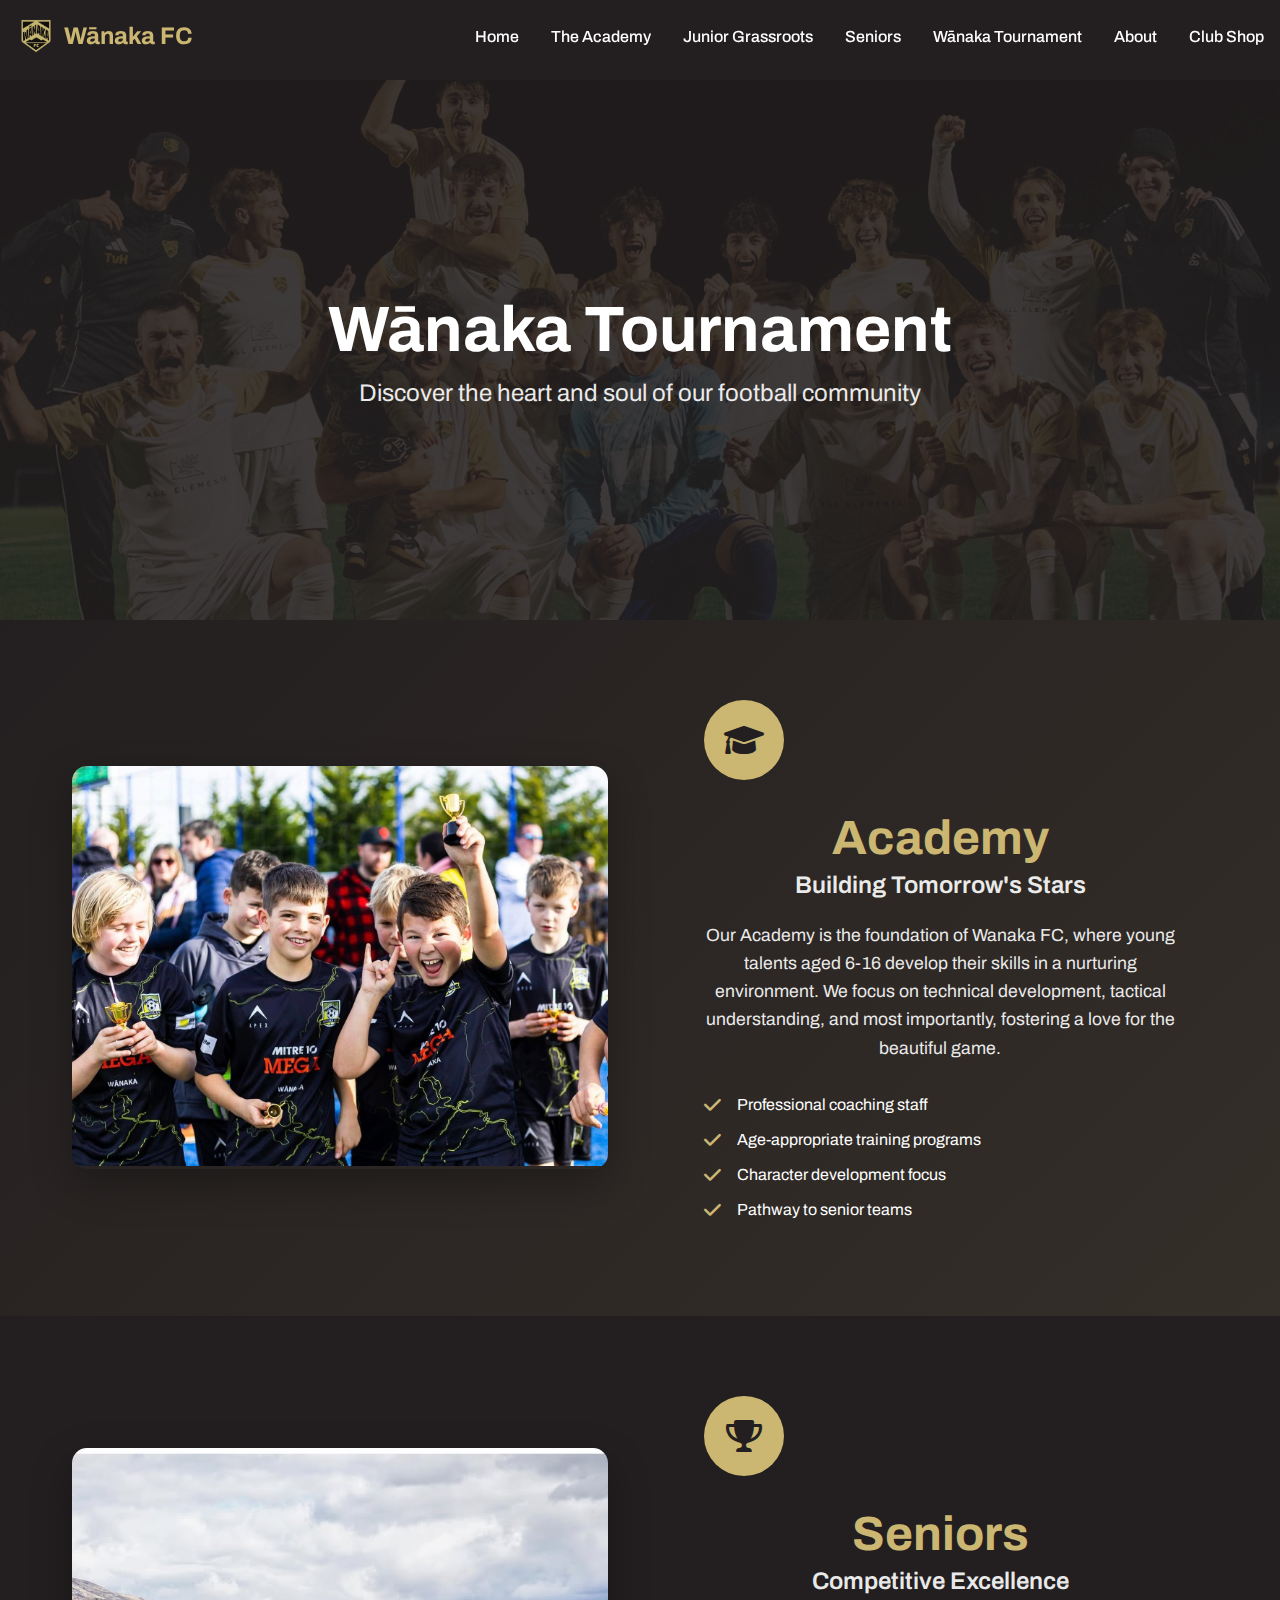
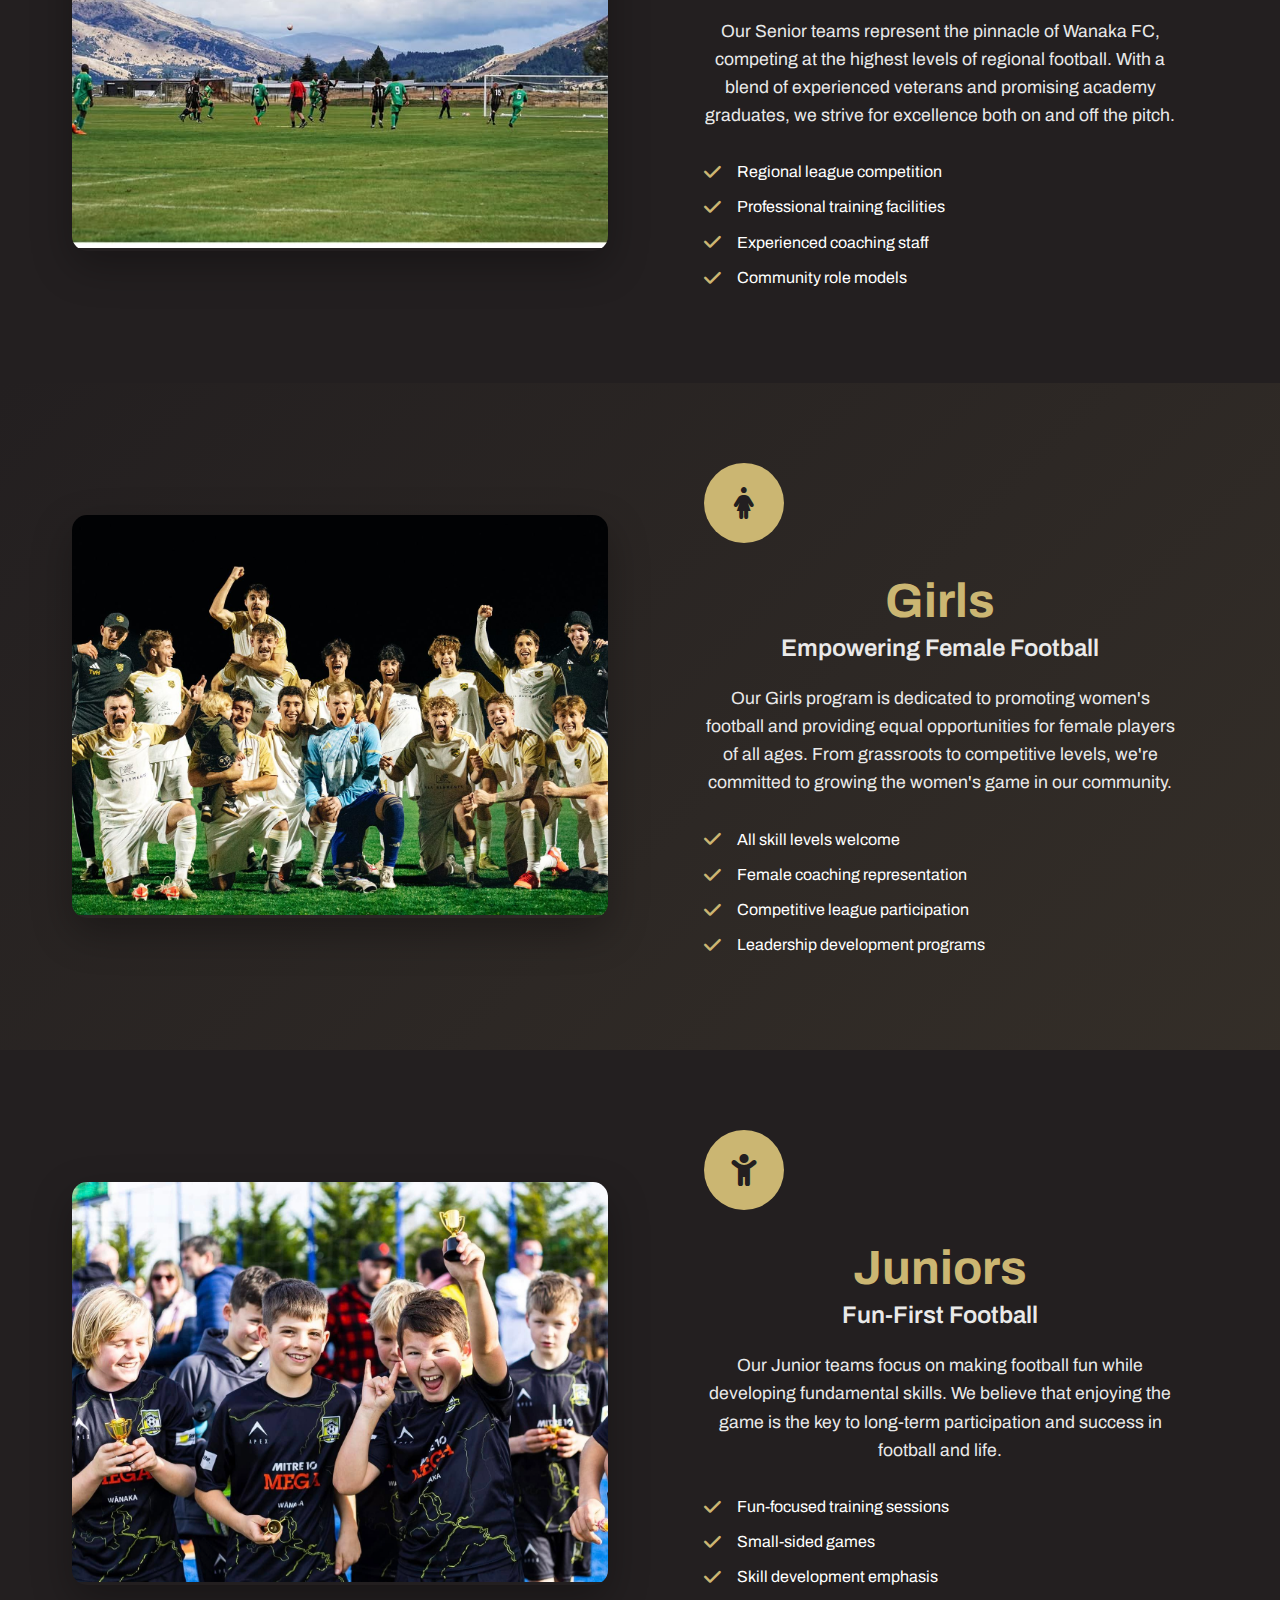
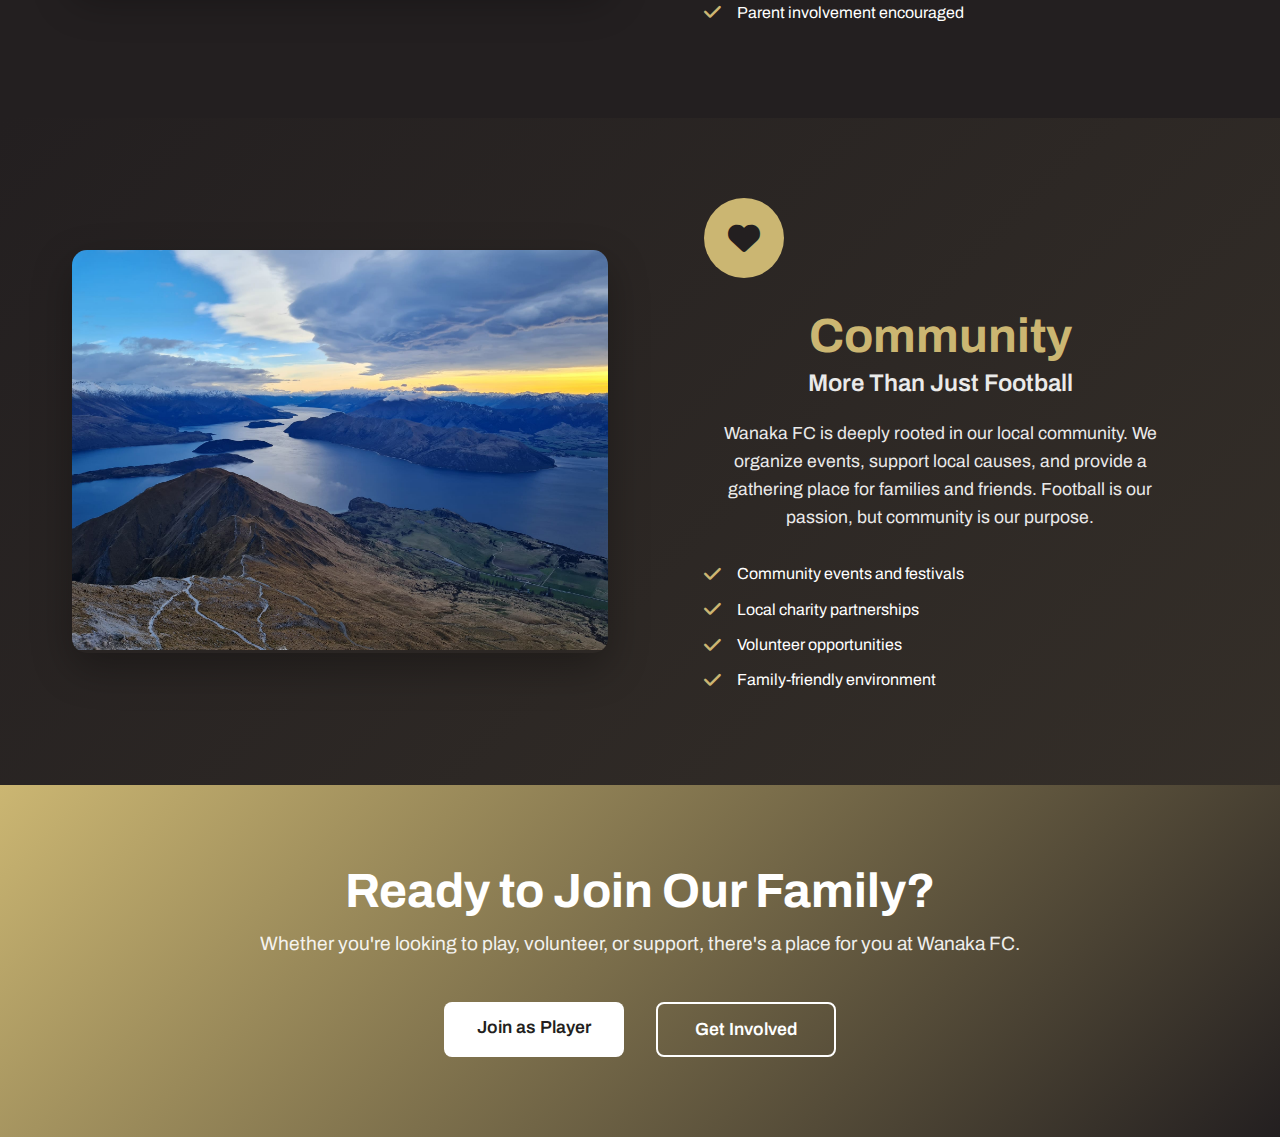
<file: wanaka-tournament.html>
<!DOCTYPE html>
<html lang="en">
<head>
    <meta charset="UTF-8">
    <meta name="viewport" content="width=device-width, initial-scale=1.0">
    <title>About Us - Wanaka FC</title>
    <link rel="stylesheet" href="styles.css">
    <link href="https://fonts.googleapis.com/css2?family=Inter:wght@300;400;500;600;700&display=swap" rel="stylesheet">
    <link href="https://fonts.googleapis.com/css2?family=Pacifico&display=swap" rel="stylesheet">
    <link rel="stylesheet" href="https://cdnjs.cloudflare.com/ajax/libs/font-awesome/6.0.0/css/all.min.css">
    <link rel="preconnect" href="https://fonts.googleapis.com">
    <link rel="preconnect" href="https://fonts.gstatic.com" crossorigin>
    <link href="https://fonts.googleapis.com/css2?family=Fustat:wght@200..800&family=Lora:ital,wght@1,400..700&family=Montserrat:ital,wght@0,100..900;1,100..900&family=Tektur:wght@400..900&family=Unbounded:wght@200..900&display=swap" rel="stylesheet">
    <link href="https://fonts.googleapis.com/css2?family=Archivo:ital,wght@0,100..900;1,100..900&family=Fustat:wght@200..800&family=Lora:ital,wght@1,400..700&family=Montserrat:ital,wght@0,100..900;1,100..900&family=Tektur:wght@400..900&family=Unbounded:wght@200..900&display=swap" rel="stylesheet">
</head>
<body>
    <!-- Navigation -->
    <nav class="navbar">
        <div class="nav-container">
            <div class="nav-logo">
                <img src="Wanaka Logo.png">
                <span>Wānaka FC</span>
            </div>
            <ul class="nav-menu">
                <li><a href="index.html" class="nav-link">Home</a></li>
                <li><a href="the-academy.html" class="nav-link">The Academy</a></li>
                <li><a href="junior-grassroots.html" class="nav-link">Junior Grassroots</a></li>
                <li><a href="recruitment.html" class="nav-link">Seniors</a></li>
                <li><a href="wanaka-tournament.html" class="nav-link">Wānaka Tournament</a></li>
                <li><a href="about.html" class="nav-link">About</a></li>
                <li><a href="club-shop.html" class="nav-link">Club Shop</a></li>
            </ul>
            <div class="hamburger">
                <span></span>
                <span></span>
                <span></span>
            </div>
        </div>
    </nav>

    <!-- Main Container -->
    <main class="about-container">
        <!-- Hero Section -->
        <section class="about-hero">
            <div class="hero-content">
                <h1>Wānaka Tournament</h1>
                <p>Discover the heart and soul of our football community</p>
            </div>
            <div class="hero-background">
                <img src="Wanaka Team.jpg" alt="Wanaka FC Team">
            </div>
        </section>

        <!-- Academy Section -->
        <section class="about-section academy-section">
            <div class="section-container">
                <div class="section-image">
                    <img src="Grassroots.jpg" alt="Academy Training">
                </div>
                <div class="section-content">
                    <div class="section-icon">
                        <i class="fas fa-graduation-cap"></i>
                    </div>
                    <h2>Academy</h2>
                    <h3>Building Tomorrow's Stars</h3>
                    <p>Our Academy is the foundation of Wanaka FC, where young talents aged 6-16 develop their skills in a nurturing environment. We focus on technical development, tactical understanding, and most importantly, fostering a love for the beautiful game.</p>
                    <ul class="section-features">
                        <li><i class="fas fa-check"></i> Professional coaching staff</li>
                        <li><i class="fas fa-check"></i> Age-appropriate training programs</li>
                        <li><i class="fas fa-check"></i> Character development focus</li>
                        <li><i class="fas fa-check"></i> Pathway to senior teams</li>
                    </ul>
                </div>
            </div>
        </section>

        <!-- Seniors Section -->
        <section class="about-section seniors-section">
            <div class="section-container reverse">
                <div class="section-content">
                    <div class="section-icon">
                        <i class="fas fa-trophy"></i>
                    </div>
                    <h2>Seniors</h2>
                    <h3>Competitive Excellence</h3>
                    <p>Our Senior teams represent the pinnacle of Wanaka FC, competing at the highest levels of regional football. With a blend of experienced veterans and promising academy graduates, we strive for excellence both on and off the pitch.</p>
                    <ul class="section-features">
                        <li><i class="fas fa-check"></i> Regional league competition</li>
                        <li><i class="fas fa-check"></i> Professional training facilities</li>
                        <li><i class="fas fa-check"></i> Experienced coaching staff</li>
                        <li><i class="fas fa-check"></i> Community role models</li>
                    </ul>
                </div>
                <div class="section-image">
                    <img src="Wanaka Playing.jpg" alt="Senior Team in Action">
                </div>
            </div>
        </section>

        <!-- Girls Section -->
        <section class="about-section girls-section">
            <div class="section-container">
                <div class="section-image">
                    <img src="Wanaka Team.jpg" alt="Girls Team">
                </div>
                <div class="section-content">
                    <div class="section-icon">
                        <i class="fas fa-female"></i>
                    </div>
                    <h2>Girls</h2>
                    <h3>Empowering Female Football</h3>
                    <p>Our Girls program is dedicated to promoting women's football and providing equal opportunities for female players of all ages. From grassroots to competitive levels, we're committed to growing the women's game in our community.</p>
                    <ul class="section-features">
                        <li><i class="fas fa-check"></i> All skill levels welcome</li>
                        <li><i class="fas fa-check"></i> Female coaching representation</li>
                        <li><i class="fas fa-check"></i> Competitive league participation</li>
                        <li><i class="fas fa-check"></i> Leadership development programs</li>
                    </ul>
                </div>
            </div>
        </section>

        <!-- Juniors Section -->
        <section class="about-section juniors-section">
            <div class="section-container reverse">
                <div class="section-content">
                    <div class="section-icon">
                        <i class="fas fa-child"></i>
                    </div>
                    <h2>Juniors</h2>
                    <h3>Fun-First Football</h3>
                    <p>Our Junior teams focus on making football fun while developing fundamental skills. We believe that enjoying the game is the key to long-term participation and success in football and life.</p>
                    <ul class="section-features">
                        <li><i class="fas fa-check"></i> Fun-focused training sessions</li>
                        <li><i class="fas fa-check"></i> Small-sided games</li>
                        <li><i class="fas fa-check"></i> Skill development emphasis</li>
                        <li><i class="fas fa-check"></i> Parent involvement encouraged</li>
                    </ul>
                </div>
                <div class="section-image">
                    <img src="Grassroots.jpg" alt="Junior Players">
                </div>
            </div>
        </section>

        <!-- Community Section -->
        <section class="about-section community-section">
            <div class="section-container">
                <div class="section-image">
                    <img src="Roy.jpg" alt="Community Events">
                </div>
                <div class="section-content">
                    <div class="section-icon">
                        <i class="fas fa-heart"></i>
                    </div>
                    <h2>Community</h2>
                    <h3>More Than Just Football</h3>
                    <p>Wanaka FC is deeply rooted in our local community. We organize events, support local causes, and provide a gathering place for families and friends. Football is our passion, but community is our purpose.</p>
                    <ul class="section-features">
                        <li><i class="fas fa-check"></i> Community events and festivals</li>
                        <li><i class="fas fa-check"></i> Local charity partnerships</li>
                        <li><i class="fas fa-check"></i> Volunteer opportunities</li>
                        <li><i class="fas fa-check"></i> Family-friendly environment</li>
                    </ul>
                </div>
            </div>
        </section>

        <!-- Call to Action -->
        <section class="about-cta">
            <div class="cta-content">
                <h2>Ready to Join Our Family?</h2>
                <p>Whether you're looking to play, volunteer, or support, there's a place for you at Wanaka FC.</p>
                <div class="cta-buttons">
                    <a href="recruitment.html" class="cta-btn primary">Join as Player</a>
                    <a href="index.html#contact" class="cta-btn secondary">Get Involved</a>
                </div>
            </div>
        </section>
    </main>

    <script src="script.js"></script>
</body>
</html>
</file>
<file: styles.css>
/* Reset and Base Styles */
* {
    margin: 0;
    padding: 0;
    box-sizing: border-box;
}

:root {
    --primary-white: #ffffff;
    --primary-dark: #231f20;
    --primary-gold: #cbb672;
    --text-light: #f5f5f5;
    --text-dark: #333333;
    --overlay-dark: rgba(35, 31, 32, 0.7);
    --overlay-light: rgba(203, 182, 114, 0.2);
}

body {
    font-family: 'Archivo', sans-serif;
    overflow-x: hidden;
    background-color: var(--primary-dark);
    color: var(--primary-white);
}

/* Loading Screen */
#loading-screen {
    position: fixed;
    top: 0;
    left: 0;
    width: 100%;
    height: 100%;
    background: linear-gradient(135deg, var(--primary-dark), var(--primary-gold));
    display: flex;
    justify-content: center;
    align-items: center;
    z-index: 9999;
    transition: all 1.5s cubic-bezier(0.25, 0.46, 0.45, 0.94);
}

#loading-screen.hide {
    transform: scale(50);
    opacity: 0;
    pointer-events: none;
}

.club-badge img {
    width: 300px;
    height: 300px;
    /*border-radius: 50%;
    box-shadow: 0 0 30px rgba(203, 182, 114, 0.5);*/
}

/* Navigation */
.navbar {
    position: fixed;
    top: 0;
    width: 100%;
    background: rgba(35, 31, 32, 0.9);
    backdrop-filter: blur(10px);
    z-index: 1000;
    padding: 1rem 0;
    height: 80px;
}

.nav-container {
    width: 100%;
    display: flex;
    justify-content: space-between;
    align-items: center;
    padding: 0 1rem;
}

.nav-logo {
    display: flex;
    align-items: center;
    gap: 0.5rem;
    font-weight: 700;
    font-size: 1.5rem;
    color: var(--primary-gold);
}

.nav-logo img {
    width: 40px;
    height: 40px;
}

.nav-menu {
    display: flex;
    list-style: none;
    gap: 2rem;
}

.nav-link {
    color: var(--primary-white);
    text-decoration: none;
    font-weight: 500;
    transition: color 0.3s ease;
}

.nav-link:hover {
    color: var(--primary-gold);
}

.hamburger {
    display: none;
    flex-direction: column;
    cursor: pointer;
}

.hamburger span {
    width: 25px;
    height: 3px;
    background: var(--primary-white);
    margin: 3px 0;
    transition: 0.3s;
}

/* Hamburger animation when active */
.hamburger.active span:nth-child(1) {
    transform: rotate(-45deg) translate(-5px, 6px);
}

.hamburger.active span:nth-child(2) {
    opacity: 0;
}

.hamburger.active span:nth-child(3) {
    transform: rotate(45deg) translate(-5px, -6px);
}

/* Main Container */
.main-container {
    scroll-snap-type: y mandatory;
    overflow-y: scroll;
    min-height: 100vh;
}

.section {
    height: 100vh;
    scroll-snap-align: start;
    position: relative;
    display: flex;
    align-items: center;
    justify-content: center;
    overflow: hidden;
}

/* Disable scroll-snap on mobile devices for smooth scrolling */
@media (max-width: 768px) {
    .main-container {
        scroll-snap-type: none;
    }
    
    .section {
        scroll-snap-align: none;
    }
}

.background-overlay {
    position: absolute;
    top: 0;
    left: 0;
    width: 100%;
    height: 100%;
    background: var(--overlay-dark);
}

.background-overlay-image{
    width: 100%;
}

.section-content {
    position: relative;
    z-index: 2;
    text-align: center;
    max-width: 800px;
    padding: 0 2rem;
    color: white;
}

/* Fixed title for section 1 */
.fixed-title {
    position: absolute;
    top: 50%;
    left: 50%;
    transform: translate(-50%, -50%);
    z-index: 10;
    text-align: center;
    pointer-events: none;
    width: 100%;
    max-width: 95vw;
    height: auto;
    display: flex;
    flex-direction: column;
    align-items: center;
    justify-content: center;
    padding: 0 1rem;
}

.fixed-title .section-title {
    font-size: clamp(2rem, 10vw, 4.5rem);
    font-weight: 700;
    color: white;
    text-shadow: 3px 3px 6px rgba(0, 0, 0, 0.9);
    margin: 0 auto;
    opacity: 0;
    animation: fadeInUp 1s ease forwards;
    line-height: 1.1;
    width: 100%;
    word-wrap: break-word;
    hyphens: auto;
}

.section-title {
    font-size: 3.5rem;
    font-weight: 700;
    margin-bottom: 1rem;
    opacity: 0;
    animation: fadeInUp 1s ease forwards;
}

.section-subtitle {
    font-size: 1.5rem;
    opacity: 0.8;
    animation: fadeInUp 1s ease 0.3s forwards;
}

@keyframes fadeInUp {
    from {
        opacity: 0;
        transform: translateY(30px);
    }
    to {
        opacity: 1;
        transform: translateY(0);
    }
}

/* Section Backgrounds */
.section-1 {
    background: #000000; /* Solid black background */
    position: relative;
}

.section-2 {
    background: url('Roy.jpg') center/cover no-repeat;
    background-size: cover;
    background-position: center;
    background-attachment: fixed;
}

.section-2 .section-title{
    color: #c8b273;
}

.section-3 {
    background: linear-gradient(135deg, var(--primary-dark), var(--primary-gold));
}

.section-6 .section-image{
    opacity: 1;
    position: relative;
    z-index: 3;
}

.section-6 .section-image img {
    filter: brightness(1.2) contrast(1.15) saturate(1.3);
    transition: filter 0.3s ease;
}

.section-6 .section-image:hover img {
    filter: brightness(1.25) contrast(1.2) saturate(1.35);
}

.section-6 .background-overlay {
    z-index: 1;
}

.section-4 {
    background: url('https://images.unsplash.com/photo-1574629810360-7ef8eb8b5d3b?ixlib=rb-4.0.3&ixid=M3wxMjA3fDB8MHxwaG90by1wYWdlfHx8fGVufDB8fHx8fA%3D%3D&auto=format&fit=crop&w=2070&q=80') center/cover;
}

.section-5 {
    background: linear-gradient(135deg, var(--primary-gold), var(--primary-dark));
}


/* Landing Phase Transition Styles */
.landing-phase {
    position: absolute;
    top: 0;
    left: 0;
    width: 100%;
    height: 100%;
    opacity: 0;
    transition: opacity 1.5s ease-in-out;
    z-index: 1;
}

.landing-phase.active {
    opacity: 1;
    z-index: 2;
}

.phase-background {
    position: absolute;
    top: 0;
    left: 0;
    width: 100%;
    height: 100%;
    overflow: hidden;
}

.phase-background img {
    width: 100%;
    height: 100%;
    object-fit: cover;
    opacity: 0.6;
}

/* Scroll Indicator */
.scroll-indicator {
    position: absolute;
    bottom: 2rem;
    left: 50%;
    transform: translateX(-50%);
    display: flex;
    flex-direction: column;
    align-items: center;
    gap: 0.5rem;
    animation: bounce 2s infinite;
    z-index: 5;
}

.scroll-indicator span {
    font-size: 0.9rem;
    opacity: 0.8;
}

@keyframes bounce {
    0%, 20%, 50%, 80%, 100% {
        transform: translateX(-50%) translateY(0);
    }
    40% {
        transform: translateX(-50%) translateY(-10px);
    }
    60% {
        transform: translateX(-50%) translateY(-5px);
    }
}

/* Cards Section */
.cards-container {
    display: grid;
    grid-template-columns: repeat(auto-fit, minmax(250px, 1fr)); /* 4 equal columns */
    gap: 20px; /* space between cards */
    padding: 20px;
    max-width: 1200px; /* optional, to center content */
    margin: 0 auto; /* center on page */
}

.card-link {
    text-decoration: none;
    color: inherit;
    display: block;
    opacity: 0;
    transform: translateX(-100px);
    animation: slideIn 0.8s ease forwards;
}

.card-link:nth-child(even) {
    transform: translateX(100px);
}

.card {
    background: rgba(255, 255, 255, 0.1);
    backdrop-filter: blur(10px);
    border-radius: 15px;
    padding: 2rem;
    border: 1px solid rgba(203, 182, 114, 0.3);
    transition: all 0.3s ease;
    height: 250px;
    display: flex;
    flex-direction: column;
    justify-content: center;
    align-items: center;
    text-align: center;
    cursor: pointer;
}

.card:hover {
    transform: translateY(-10px);
    box-shadow: 0 10px 30px rgba(203, 182, 114, 0.3);
    background: rgba(203, 182, 114, 0.2);
}

.card i {
    font-size: 3rem;
    color: var(--primary-gold);
    margin-bottom: 1rem;
}

.card h3 {
    font-size: 1.5rem;
    margin-bottom: 1rem;
    color: var(--primary-white);
}

.card p {
    font-size: 0.95rem;
    line-height: 1.5;
    color: var(--primary-white);
    opacity: 0.9;
}

@keyframes slideIn {
    to {
        opacity: 1;
        transform: translateX(0);
    }
}





/* Fixtures Section */
.fixtures-container {
    display: grid;
    grid-template-columns: 1fr 1fr;
    gap: 3rem;
    margin-top: 3rem;
}

.fixture-card {
    background: rgba(255, 255, 255, 0.1);
    backdrop-filter: blur(10px);
    border-radius: 15px;
    padding: 2rem;
    border: 1px solid rgba(203, 182, 114, 0.3);
}

.fixture-card h3 {
    color: var(--primary-gold);
    margin-bottom: 1rem;
    font-size: 1.5rem;
}

.match-details {
    display: flex;
    flex-direction: column;
    gap: 0.5rem;
}

.match-team {
    font-size: 1.2rem;
    font-weight: 600;
}

.match-result {
    font-size: 2rem;
    color: var(--primary-gold);
    font-weight: 700;
}

.match-info {
    opacity: 0.8;
}

/* Infinite Loop Triangle Sponsor Carousel */
.sponsors-container {
    margin-top: 3rem;
    position: relative;
    height: 600px;
    display: flex;
    align-items: center;
    justify-content: center;
    overflow: hidden;
    
}

.sponsors-slider-wrapper {
    position: relative;
    width: 100%;
    height: 100%;
    display: flex;
    align-items: center;
    justify-content: center;
}

.sponsors-slider {
    position: relative;
    width: 100vw;
    max-width: none;
    height: 500px;
    display: flex;
    align-items: center;
    justify-content: center;
}

.sponsor-slide {
    position: absolute;
    width: 320px;
    height: 240px;
    background: rgba(255, 255, 255, 0.1);
    backdrop-filter: blur(10px);
    border-radius: 15px;
    padding: 1.5rem;
    text-align: center;
    border: 1px solid rgba(203, 182, 114, 0.3);
    transition: all 1s cubic-bezier(0.25, 0.46, 0.45, 0.94);
    opacity: 0;
    visibility: hidden;
    filter: blur(3px);
    z-index: 1;
    top: 50%;
    transform: translateY(-50%);
}

/* Show only 3 sponsors at a time - center focal + left and right side sponsors */
.sponsor-slide.focal {
    opacity: 1 !important;
    visibility: visible !important;
    filter: blur(0px) !important;
    z-index: 10 !important;
    left: 50% !important;
    transform: translateX(-50%) translateY(-50%) scale(1.3) !important;
    height: 30vh;
box-shadow: 0 15px 40px rgba(0, 0, 0, 0.3);}

.sponsor-slide.side-left {
    opacity: 0.6 !important;
    visibility: visible !important;
    filter: blur(2px) !important;
    z-index: 5 !important;
    left: 10% !important;
    transform: translateY(-50%) scale(0.85) !important;
}

.sponsor-slide.side-right {
    opacity: 0.6 !important;
    visibility: visible !important;
    filter: blur(2px) !important;
    z-index: 5 !important;
    right: 10% !important;
    transform: translateY(-50%) scale(0.85) !important;
}

/* Hide all other sponsors */
.sponsor-slide:not(.focal):not(.side-left):not(.side-right) {
    opacity: 0 !important;
    visibility: hidden !important;
}

.sponsor-logo {
    width: 80px;
    height: 80px;
    background: var(--primary-gold);
    border-radius: 50%;
    margin: 0 auto 1rem;
    display: flex;
    align-items: center;
    justify-content: center;
    font-size: 1.8rem;
    color: var(--primary-dark);
    font-weight: bold;
    transition: all 1s ease;
    overflow: hidden;
    padding: 8px;
}

.sponsor-logo img {
    width: 100%;
    height: 100%;
    object-fit: contain;
    border-radius: 50%;
}

.sponsor-slide.focal .sponsor-logo {
    width: 100px;
    height: 100px;
    font-size: 2.2rem;
    transform: scale(1.1);
    padding: 10px;
}

.sponsor-slide h3 {
    font-size: 1.1rem;
    margin-bottom: 0.8rem;
    color: var(--primary-white);
    font-weight: 600;
    transition: all 1s ease;
}

.sponsor-slide.focal h3 {
    font-size: 1.4rem;
    color: var(--primary-gold);
}

.sponsor-slide p {
    font-size: 0.9rem;
    opacity: 0.8;
    line-height: 1.3;
    color: var(--primary-white);
    transition: all 1s ease;
}

.sponsor-slide.focal p {
    font-size: 1rem;
    opacity: 1;
}

/* Infinite loop animation indicator */
.carousel-progress {
    position: absolute;
    bottom: 2rem;
    left: 50%;
    transform: translateX(-50%);
    display: flex;
    gap: 0.5rem;
    z-index: 15;
}

.progress-dot {
    width: 8px;
    height: 8px;
    border-radius: 50%;
    background: rgba(255, 255, 255, 0.3);
    transition: all 0.3s ease;
}

.progress-dot.active {
    background: var(--primary-gold);
    transform: scale(1.3);
}

/* Enhanced Responsive Sponsor Cards for Mobile */
@media (max-width: 768px) {
    .sponsors-container {
        height: 550px;
        padding: 0 1rem;
        overflow: hidden;
        display: flex;
        justify-content: center;
        align-items: center;
        background: linear-gradient(135deg, 
            rgba(35, 31, 32, 0.95) 0%, 
            rgba(203, 182, 114, 0.08) 50%, 
            rgba(35, 31, 32, 0.95) 100%);
    }
    
    .sponsors-slider {
        width: 100%;
        height: 470px;
        padding: 0;
        left: 0;
        position: relative;
        display: flex;
        justify-content: center;
        align-items: center;
    }
    
    .sponsor-slide {
        position: absolute;
        width: 280px;
        height: 320px;
        padding: 1.8rem 1.2rem;
        background: linear-gradient(145deg, 
            rgba(255, 255, 255, 0.20) 0%, 
            rgba(255, 255, 255, 0.14) 30%, 
            rgba(255, 255, 255, 0.10) 70%, 
            rgba(255, 255, 255, 0.08) 100%);
        backdrop-filter: blur(30px) saturate(200%);
        border-radius: 70px;
        border: 1px solid rgba(203, 182, 114, 0.35);
        box-shadow: 
            0 30px 60px rgba(0, 0, 0, 0.3),
            0 15px 30px rgba(203, 182, 114, 0.2),
            inset 0 1px 0 rgba(255, 255, 255, 0.25),
            0 0 0 1px rgba(203, 182, 114, 0.08);
        transition: all 1.4s cubic-bezier(0.19, 1, 0.22, 1);
        text-align: center;
        opacity: 0;
        visibility: hidden;
        filter: blur(3px);
        z-index: 1;
        top: 50%;
        transform: translateY(-50%);
        overflow: hidden;
        display: flex;
        flex-direction: column;
        justify-content: center;
        align-items: center;
    }
    
    .sponsor-slide::before {
        content: '';
        position: absolute;
        top: 0;
        left: 0;
        right: 0;
        height: 4px;
        background: linear-gradient(90deg, 
            transparent 0%, 
            var(--primary-gold) 20%, 
            rgba(203, 182, 114, 0.9) 50%, 
            var(--primary-gold) 80%, 
            transparent 100%);
        transform: scaleX(0);
        transition: transform 0.8s cubic-bezier(0.19, 1, 0.22, 1);
        border-radius: 70px 70px 0 0;
    }
    
    .sponsor-slide::after {
        content: '';
        position: absolute;
        top: -50%;
        left: -50%;
        width: 200%;
        height: 200%;
        background: radial-gradient(circle at center, 
            rgba(203, 182, 114, 0.06) 0%, 
            rgba(203, 182, 114, 0.03) 40%, 
            transparent 70%);
        opacity: 0;
        transition: opacity 1.2s ease;
        pointer-events: none;
        animation: subtle-glow 6s ease-in-out infinite;
    }
    
    @keyframes subtle-glow {
        0%, 100% { 
            transform: scale(1) rotate(0deg); 
            opacity: 0; 
        }
        50% { 
            transform: scale(1.1) rotate(180deg); 
            opacity: 0.4; 
        }
    }
    
    /* Hide side sponsors completely on mobile - only show focal sponsor */
    .sponsor-slide.side-left,
    .sponsor-slide.side-right {
        display: none !important;
        opacity: 0 !important;
        visibility: hidden !important;
    }
    
    .sponsor-slide.focal {
        opacity: 1 !important;
        visibility: visible !important;
        filter: blur(0px) !important;
        z-index: 10 !important;
        left: 50% !important;
        transform: translateX(-50%) translateY(-50%) scale(1.1) !important;
        background: linear-gradient(145deg, 
            rgba(255, 255, 255, 0.25) 0%, 
            rgba(255, 255, 255, 0.18) 30%, 
            rgba(255, 255, 255, 0.14) 70%, 
            rgba(255, 255, 255, 0.12) 100%);
        backdrop-filter: blur(35px) saturate(220%);
        border: 1px solid rgba(203, 182, 114, 0.6);
        box-shadow: 
            0 40px 80px rgba(0, 0, 0, 0.35),
            0 25px 50px rgba(203, 182, 114, 0.3),
            inset 0 1px 0 rgba(255, 255, 255, 0.35),
            0 0 0 1px rgba(203, 182, 114, 0.12),
            0 0 100px rgba(203, 182, 114, 0.1);
        border-radius: 80px;
    }
    
    .sponsor-slide.focal::before {
        transform: scaleX(1);
        box-shadow: 0 0 30px rgba(203, 182, 114, 0.5);
        height: 6px;
    }
    
    .sponsor-slide.focal::after {
        opacity: 1;
        animation: enhanced-glow 8s ease-in-out infinite;
    }
    
    @keyframes enhanced-glow {
        0%, 100% { 
            transform: scale(1) rotate(0deg); 
            opacity: 0.3; 
        }
        33% { 
            transform: scale(1.15) rotate(120deg); 
            opacity: 0.6; 
        }
        66% { 
            transform: scale(1.05) rotate(240deg); 
            opacity: 0.4; 
        }
    }
    
    .sponsor-logo {
        width: 70px;
        height: 70px;
        background: linear-gradient(135deg, 
            var(--primary-gold) 0%, 
            rgba(203, 182, 114, 0.95) 50%, 
            var(--primary-gold) 100%);
        border-radius: 50%;
        margin: 0 auto 1rem;
        display: flex;
        align-items: center;
        justify-content: center;
        font-size: 1.4rem;
        color: var(--primary-dark);
        font-weight: bold;
        transition: all 1s cubic-bezier(0.19, 1, 0.22, 1);
        overflow: hidden;
        filter: drop-shadow(0 10px 20px rgba(203, 182, 114, 0.5));
        padding: 8px;
        flex-shrink: 0;
        position: relative;
        box-shadow: 
            0 8px 16px rgba(203, 182, 114, 0.3),
            inset 0 1px 0 rgba(255, 255, 255, 0.4);
    }
    
    .sponsor-logo::before {
        content: '';
        position: absolute;
        top: 0;
        left: 0;
        right: 0;
        bottom: 0;
        background: linear-gradient(135deg, 
            rgba(255, 255, 255, 0.5) 0%, 
            rgba(255, 255, 255, 0.2) 30%, 
            transparent 70%);
        border-radius: 50%;
        opacity: 0;
        transition: opacity 0.6s ease;
    }
    
    .sponsor-slide.focal .sponsor-logo::before {
        opacity: 1;
    }
    
    .sponsor-logo img {
        width: 100%;
        height: 100%;
        object-fit: contain;
        border-radius: 50%;
        transition: transform 0.6s cubic-bezier(0.19, 1, 0.22, 1);
    }
    
    .sponsor-slide.focal .sponsor-logo {
        width: 85px;
        height: 85px;
        font-size: 1.7rem;
        transform: scale(1.05);
        filter: drop-shadow(0 15px 30px rgba(203, 182, 114, 0.6));
        margin-bottom: 1.2rem;
        box-shadow: 
            0 12px 24px rgba(203, 182, 114, 0.4),
            inset 0 1px 0 rgba(255, 255, 255, 0.5),
            0 0 0 3px rgba(203, 182, 114, 0.1);
        padding: 10px;
    }
    
    .sponsor-slide.focal .sponsor-logo img {
        transform: scale(1.08);
    }
    
    .sponsor-slide h3 {
        font-size: 1.2rem;
        margin-bottom: 0.8rem;
        color: var(--primary-white);
        font-weight: 600;
        transition: all 1s cubic-bezier(0.19, 1, 0.22, 1);
        letter-spacing: 0.5px;
        text-shadow: 
            0 4px 8px rgba(0, 0, 0, 0.4),
            0 0 20px rgba(203, 182, 114, 0.1);
        word-wrap: break-word;
        overflow-wrap: break-word;
        hyphens: auto;
        max-width: 100%;
        line-height: 1.4;
        position: relative;
    }
    
    .sponsor-slide.focal h3 {
        font-size: 1.4rem;
        color: var(--primary-gold);
        text-shadow: 
            0 4px 8px rgba(0, 0, 0, 0.5),
            0 0 30px rgba(203, 182, 114, 0.4),
            0 2px 4px rgba(203, 182, 114, 0.3);
        margin-bottom: 1rem;
        transform: translateY(-2px);
        letter-spacing: 0.8px;
    }
    
    .sponsor-slide p {
        font-size: 0.9rem;
        opacity: 0.9;
        line-height: 1.5;
        color: var(--primary-white);
        transition: all 1s cubic-bezier(0.19, 1, 0.22, 1);
        font-weight: 400;
        word-wrap: break-word;
        overflow-wrap: break-word;
        hyphens: auto;
        max-width: 100%;
        text-align: center;
        overflow: hidden;
        display: -webkit-box;
        -webkit-box-orient: vertical;
        text-shadow: 
            0 2px 4px rgba(0, 0, 0, 0.3),
            0 0 10px rgba(203, 182, 114, 0.05);
    }
    
    .sponsor-slide.focal p {
        font-size: 1rem;
        line-height: 1.6;
        opacity: 1;
        text-shadow: 
            0 2px 4px rgba(0, 0, 0, 0.4),
            0 0 15px rgba(203, 182, 114, 0.15),
            0 1px 2px rgba(203, 182, 114, 0.2);
        -webkit-line-clamp: 4;
        transform: translateY(-1px);
    }
}

@media (max-width: 480px) {
    .sponsors-container {
        height: 80vh;
        padding: 0 0.5rem;
        overflow: hidden;
        display: flex;
        justify-content: center;
        align-items: center;
        background: linear-gradient(135deg, 
            rgba(35, 31, 32, 0.98) 0%, 
            rgba(203, 182, 114, 0.06) 30%, 
            rgba(35, 31, 32, 0.95) 70%, 
            rgba(203, 182, 114, 0.08) 100%);
    }
    
    .sponsors-slider {
        width: 100%;
        height: 70vh;
        padding: 0;
        left: 0;
        position: relative;
        display: flex;
        justify-content: center;
        align-items: center;
    }
    
    .sponsor-slide {
        position: absolute;
        width: 280px;
        height: 320px;
        padding: 1.8rem 1.2rem;
        background: linear-gradient(145deg, 
            rgba(255, 255, 255, 0.20) 0%, 
            rgba(255, 255, 255, 0.14) 30%, 
            rgba(255, 255, 255, 0.10) 70%, 
            rgba(255, 255, 255, 0.08) 100%);
        backdrop-filter: blur(30px) saturate(200%);
        border-radius: 70px;
        border: 1px solid rgba(203, 182, 114, 0.35);
        box-shadow: 
            0 30px 60px rgba(0, 0, 0, 0.3),
            0 15px 30px rgba(203, 182, 114, 0.2),
            inset 0 1px 0 rgba(255, 255, 255, 0.25),
            0 0 0 1px rgba(203, 182, 114, 0.08);
        transition: all 1.4s cubic-bezier(0.19, 1, 0.22, 1);
        text-align: center;
        opacity: 0;
        visibility: hidden;
        filter: blur(3px);
        z-index: 1;
        top: 50%;
        transform: translateY(-50%);
        overflow: hidden;
        display: flex;
        flex-direction: column;
        justify-content: center;
        align-items: center;
    }
    
    .sponsor-slide::before {
        content: '';
        position: absolute;
        top: 0;
        left: 0;
        right: 0;
        height: 4px;
        background: linear-gradient(90deg, 
            transparent 0%, 
            var(--primary-gold) 20%, 
            rgba(203, 182, 114, 0.9) 50%, 
            var(--primary-gold) 80%, 
            transparent 100%);
        transform: scaleX(0);
        transition: transform 0.8s cubic-bezier(0.19, 1, 0.22, 1);
        border-radius: 70px 70px 0 0;
    }
    
    .sponsor-slide::after {
        content: '';
        position: absolute;
        top: -50%;
        left: -50%;
        width: 200%;
        height: 200%;
        background: radial-gradient(circle at center, 
            rgba(203, 182, 114, 0.04) 0%, 
            rgba(203, 182, 114, 0.02) 40%, 
            transparent 70%);
        opacity: 0;
        transition: opacity 1s ease;
        pointer-events: none;
        animation: subtle-pulse 4s ease-in-out infinite;
    }
    
    @keyframes subtle-pulse {
        0%, 100% { transform: scale(1) rotate(0deg); opacity: 0; }
        50% { transform: scale(1.1) rotate(180deg); opacity: 0.3; }
    }
    
    /* Hide side sponsors completely on mobile - only show focal sponsor */
    .sponsor-slide.side-left,
    .sponsor-slide.side-right {
        display: none !important;
        opacity: 0 !important;
        visibility: hidden !important;
    }
    
    .sponsor-slide.focal {
        opacity: 1 !important;
        visibility: visible !important;
        filter: blur(0px) !important;
        z-index: 10 !important;
        left: 50% !important;
        transform: translateX(-50%) translateY(-50%) scale(1.1) !important;
        background: linear-gradient(145deg, 
            rgba(255, 255, 255, 0.25) 0%, 
            rgba(255, 255, 255, 0.18) 30%, 
            rgba(255, 255, 255, 0.14) 70%, 
            rgba(255, 255, 255, 0.12) 100%);
        backdrop-filter: blur(35px) saturate(220%);
        border: 1px solid rgba(203, 182, 114, 0.6);
        box-shadow: 
            0 40px 80px rgba(0, 0, 0, 0.35),
            0 25px 50px rgba(203, 182, 114, 0.3),
            inset 0 1px 0 rgba(255, 255, 255, 0.35),
            0 0 0 1px rgba(203, 182, 114, 0.12),
            0 0 100px rgba(203, 182, 114, 0.1);
        border-radius: 80px;
    }
    
    .sponsor-slide.focal::before {
        transform: scaleX(1);
        box-shadow: 0 0 20px rgba(203, 182, 114, 0.4);
    }
    
    .sponsor-slide.focal::after {
        opacity: 1;
    }
    
    .sponsor-logo {
        width: 70px;
        height: 70px;
        background: linear-gradient(135deg, 
            var(--primary-gold) 0%, 
            rgba(203, 182, 114, 0.95) 50%, 
            var(--primary-gold) 100%);
        border-radius: 50%;
        margin: 0 auto 1rem;
        display: flex;
        align-items: center;
        justify-content: center;
        font-size: 1.4rem;
        color: var(--primary-dark);
        font-weight: bold;
        transition: all 1s cubic-bezier(0.19, 1, 0.22, 1);
        overflow: hidden;
        filter: drop-shadow(0 10px 20px rgba(203, 182, 114, 0.5));
        padding: 8px;
        flex-shrink: 0;
        position: relative;
        box-shadow: 
            0 8px 16px rgba(203, 182, 114, 0.3),
            inset 0 1px 0 rgba(255, 255, 255, 0.4);
    }
    
    .sponsor-logo::before {
        content: '';
        position: absolute;
        top: 0;
        left: 0;
        right: 0;
        bottom: 0;
        background: linear-gradient(135deg, 
            rgba(255, 255, 255, 0.4) 0%, 
            rgba(255, 255, 255, 0.1) 50%, 
            transparent 100%);
        border-radius: 50%;
        opacity: 0;
        transition: opacity 0.6s ease;
    }
    
    .sponsor-slide.focal .sponsor-logo::before {
        opacity: 1;
    }
    
    .sponsor-logo img {
        width: 100%;
        height: 100%;
        object-fit: contain;
        border-radius: 50%;
        transition: transform 0.6s cubic-bezier(0.19, 1, 0.22, 1);
    }
    
    .sponsor-slide.focal .sponsor-logo {
        width: 85px;
        height: 85px;
        font-size: 1.7rem;
        transform: scale(1.05);
        filter: drop-shadow(0 15px 30px rgba(203, 182, 114, 0.6));
        margin-bottom: 1.2rem;
        box-shadow: 
            0 12px 24px rgba(203, 182, 114, 0.4),
            inset 0 1px 0 rgba(255, 255, 255, 0.5),
            0 0 0 3px rgba(203, 182, 114, 0.1);
        padding: 10px;
    }
    
    .sponsor-slide.focal .sponsor-logo img {
        transform: scale(1.08);
    }
    
    .sponsor-slide h3 {
        font-size: 1.05rem;
        margin-bottom: 0.6rem;
        color: var(--primary-white);
        font-weight: 600;
        transition: all 1s cubic-bezier(0.19, 1, 0.22, 1);
        letter-spacing: 0.3px;
        text-shadow: 0 4px 8px rgba(0, 0, 0, 0.4);
        word-wrap: break-word;
        overflow-wrap: break-word;
        hyphens: auto;
        max-width: 100%;
        line-height: 1.3;
    }
    
    .sponsor-slide.focal h3 {
        font-size: 1.2rem;
        color: var(--primary-gold);
        text-shadow: 
            0 4px 8px rgba(0, 0, 0, 0.5),
            0 0 20px rgba(203, 182, 114, 0.3);
        margin-bottom: 0.8rem;
        transform: translateY(-2px);
        letter-spacing: 0.5px;
    }
    
    .sponsor-slide p {
        font-size: 0.85rem;
        opacity: 0.85;
        line-height: 1.4;
        color: var(--primary-white);
        transition: all 1s cubic-bezier(0.19, 1, 0.22, 1);
        font-weight: 400;
        word-wrap: break-word;
        overflow-wrap: break-word;
        hyphens: auto;
        max-width: 100%;
        text-align: center;
        overflow: hidden;
        display: -webkit-box;
        -webkit-line-clamp: 4;
        -webkit-box-orient: vertical;
        text-shadow: 0 2px 4px rgba(0, 0, 0, 0.3);
    }
    
    .sponsor-slide.focal p {
        font-size: 0.95rem;
        line-height: 1.5;
        opacity: 1;
        text-shadow: 
            0 2px 4px rgba(0, 0, 0, 0.4),
            0 0 10px rgba(203, 182, 114, 0.1);
        -webkit-line-clamp: 5;
        transform: translateY(-1px);
    }
    
    /* Mobile-specific section height adjustments for small screens */
    .section-2 {
        height: auto;
        min-height: 75vh;
        padding: 1.5rem 0;
    }
}

/* Simple About Section Styles */
.about-simple {
    max-width: 800px;
    margin: 0 auto;
    padding: 4rem 2rem;
    text-align: center;
    color: var(--primary-white);
}

.about-simple h2 {
    font-size: 2.5rem;
    font-weight: 600;
    margin-bottom: 2rem;
    color: var(--primary-white);
}

.about-simple p {
    font-size: 1.2rem;
    line-height: 1.8;
    color: var(--primary-white);
    opacity: 0.9;
}

/* About Page Styles */
.about-container {
    padding-top: 80px;
    min-height: 100vh;
}

.about-hero {
    position: relative;
    height: 60vh;
    display: flex;
    align-items: center;
    justify-content: center;
    overflow: hidden;
}

.hero-background {
    position: absolute;
    top: 0;
    left: 0;
    width: 100%;
    height: 100%;
    z-index: 1;
}

.hero-background img {
    width: 100%;
    height: 100%;
    object-fit: cover;
    opacity: 0.4;
}

.hero-background::after {
    content: '';
    position: absolute;
    top: 0;
    left: 0;
    width: 100%;
    height: 100%;
    background: var(--overlay-dark);
}

.hero-content {
    position: relative;
    z-index: 2;
    text-align: center;
    color: var(--primary-white);
}

.hero-content h1 {
    font-size: 4rem;
    font-weight: 700;
    margin-bottom: 1rem;
    animation: fadeInUp 1s ease forwards;
}

.hero-content p {
    font-size: 1.5rem;
    opacity: 0.9;
    animation: fadeInUp 1s ease 0.3s forwards;
}

.about-section {
    padding: 5rem 0;
    background: var(--primary-dark);
}

.about-section:nth-child(even) {
    background: linear-gradient(135deg, var(--primary-dark), rgba(203, 182, 114, 0.1));
}

.section-container {
    max-width: 1200px;
    margin: 0 auto;
    display: grid;
    grid-template-columns: 1fr 1fr;
    gap: 4rem;
    align-items: center;
    padding: 0 2rem;
}

.section-container.reverse {
    direction: rtl;
}

.section-container.reverse > * {
    direction: ltr;
}

.section-image {
    position: relative;
    overflow: hidden;
    border-radius: 15px;
    box-shadow: 0 15px 40px rgba(0, 0, 0, 0.3);
}

.section-image img {
    width: 100%;
    height: 400px;
    object-fit: cover;
    transition: transform 0.3s ease;
}

.section-image:hover img {
    transform: scale(1.05);
}

.section-content {
    color: var(--primary-white);
}

.section-icon {
    display: inline-block;
    width: 80px;
    height: 80px;
    background: var(--primary-gold);
    border-radius: 50%;
    display: flex;
    align-items: center;
    justify-content: center;
    margin-bottom: 2rem;
}

.section-icon i {
    font-size: 2rem;
    color: var(--primary-dark);
}

.section-content h2 {
    font-size: 3rem;
    font-weight: 700;
    color: var(--primary-gold);
    margin-bottom: 0.5rem;
}

.section-content h3 {
    font-size: 1.5rem;
    font-weight: 600;
    margin-bottom: 1.5rem;
    opacity: 0.9;
}

.section-content p {
    font-size: 1.1rem;
    line-height: 1.6;
    margin-bottom: 2rem;
    opacity: 0.9;
}

.section-features {
    list-style: none;
    padding: 0;
}

.section-features li {
    display: flex;
    align-items: center;
    margin-bottom: 1rem;
    font-size: 1rem;
}

.section-features li i {
    color: var(--primary-gold);
    margin-right: 1rem;
    font-size: 1.2rem;
}

.about-cta {
    background: linear-gradient(135deg, var(--primary-gold), var(--primary-dark));
    padding: 5rem 0;
    text-align: center;
}

.cta-content h2 {
    font-size: 3rem;
    font-weight: 700;
    margin-bottom: 1rem;
    color: var(--primary-white);
}

.cta-content p {
    font-size: 1.2rem;
    margin-bottom: 3rem;
    opacity: 0.9;
    color: var(--primary-white);
}

.cta-buttons {
    display: flex;
    gap: 2rem;
    justify-content: center;
    flex-wrap: wrap;
}

.cta-btn {
    display: inline-block;
    padding: 1rem 2rem;
    border-radius: 8px;
    text-decoration: none;
    font-weight: 600;
    font-size: 1.1rem;
    transition: all 0.3s ease;
    min-width: 180px;
}

.cta-btn.primary {
    background: var(--primary-white);
    color: var(--primary-dark);
}

.cta-btn.primary:hover {
    background: var(--primary-dark);
    color: var(--primary-white);
    transform: translateY(-2px);
}

.cta-btn.secondary {
    background: transparent;
    color: var(--primary-white);
    border: 2px solid var(--primary-white);
}

.cta-btn.secondary:hover {
    background: var(--primary-white);
    color: var(--primary-dark);
    transform: translateY(-2px);
}

/* Navigation active state */
.nav-link.active {
    color: var(--primary-gold);
}

/* Recruitment Page Styles */
.recruitment-container {
    padding-top: 80px;
    min-height: 100vh;
}

.recruitment-hero {
    position: relative;
    height: 60vh;
    display: flex;
    align-items: center;
    justify-content: center;
    overflow: hidden;
}

.recruitment-hero .hero-background {
    position: absolute;
    top: 0;
    left: 0;
    width: 100%;
    height: 100%;
    z-index: 1;
}

.recruitment-hero .hero-background img {
    width: 100%;
    height: 100%;
    object-fit: cover;
    opacity: 0.4;
}

.recruitment-hero .hero-background::after {
    content: '';
    position: absolute;
    top: 0;
    left: 0;
    width: 100%;
    height: 100%;
    background: var(--overlay-dark);
}

.recruitment-hero .hero-content {
    position: relative;
    z-index: 2;
    text-align: center;
    color: var(--primary-white);
}

.recruitment-hero .hero-content h1 {
    font-size: 4rem;
    font-weight: 700;
    margin-bottom: 1rem;
    animation: fadeInUp 1s ease forwards;
}

.recruitment-hero .hero-content p {
    font-size: 1.5rem;
    opacity: 0.9;
    animation: fadeInUp 1s ease 0.3s forwards;
}

.recruitment-info {
    padding: 5rem 0;
    background: var(--primary-dark);
}

.info-container {
    max-width: 1200px;
    margin: 0 auto;
    padding: 0 2rem;
    text-align: center;
}

.info-container h2 {
    font-size: 3rem;
    font-weight: 700;
    color: var(--primary-gold);
    margin-bottom: 3rem;
}

.info-grid {
    display: grid;
    grid-template-columns: repeat(auto-fit, minmax(250px, 1fr));
    gap: 2rem;
    margin-top: 3rem;
}

.info-card {
    background: rgba(255, 255, 255, 0.1);
    backdrop-filter: blur(10px);
    border-radius: 15px;
    padding: 2rem;
    border: 1px solid rgba(203, 182, 114, 0.3);
    transition: transform 0.3s ease;
    text-align: center;
}

.info-card:hover {
    transform: translateY(-10px);
}

.info-icon {
    width: 80px;
    height: 80px;
    background: var(--primary-gold);
    border-radius: 50%;
    display: flex;
    align-items: center;
    justify-content: center;
    margin: 0 auto 1.5rem;
}

.info-icon i {
    font-size: 2rem;
    color: var(--primary-dark);
}

.info-card h3 {
    font-size: 1.5rem;
    font-weight: 600;
    margin-bottom: 1rem;
    color: var(--primary-white);
}

.info-card p {
    font-size: 1rem;
    line-height: 1.6;
    opacity: 0.9;
    color: var(--primary-white);
}

.testimonials-section {
    padding: 5rem 0;
    background: linear-gradient(135deg, var(--primary-dark), rgba(203, 182, 114, 0.1));
}

.testimonials-container {
    max-width: 1200px;
    margin: 0 auto;
    padding: 0 2rem;
}

.testimonials-container h2 {
    font-size: 3rem;
    font-weight: 700;
    color: var(--primary-gold);
    text-align: center;
    margin-bottom: 1rem;
}

.testimonials-subtitle {
    font-size: 1.2rem;
    text-align: center;
    margin-bottom: 3rem;
    opacity: 0.9;
    color: var(--primary-white);
}

.testimonials-grid {
    display: grid;
    grid-template-columns: repeat(auto-fit, minmax(350px, 1fr));
    gap: 2rem;
}

.testimonial-card {
    background: rgba(255, 255, 255, 0.1);
    backdrop-filter: blur(10px);
    border-radius: 15px;
    overflow: hidden;
    border: 1px solid rgba(203, 182, 114, 0.3);
    transition: all 0.3s ease;
    cursor: pointer;
}

.testimonial-card:hover {
    transform: translateY(-5px);
    box-shadow: 0 15px 40px rgba(203, 182, 114, 0.3);
}

.video-thumbnail {
    position: relative;
    height: 200px;
    overflow: hidden;
}

.video-thumbnail .thumbnail-image {
    width: 100%;
    height: 100%;
    object-fit: cover;
    transition: transform 0.3s ease;
    display: block;
}

.testimonial-card:hover .video-thumbnail .thumbnail-image {
    transform: scale(1.1);
}

.video-overlay {
    position: absolute;
    top: 0;
    left: 0;
    width: 100%;
    height: 100%;
    background: rgba(0, 0, 0, 0.3);
    transition: all 0.3s ease;
}

.testimonial-card:hover .video-overlay {
    background: rgba(0, 0, 0, 0.1);
}

.play-button {
    position: absolute;
    top: 50%;
    left: 50%;
    transform: translate(-50%, -50%);
    width: 60px;
    height: 60px;
    background: rgba(203, 182, 114, 0.9);
    border-radius: 50%;
    display: flex;
    align-items: center;
    justify-content: center;
    transition: all 0.3s ease;
}

.play-button i {
    font-size: 1.5rem;
    color: var(--primary-dark);
    margin-left: 3px;
}

.testimonial-card:hover .play-button {
    background: var(--primary-gold);
    transform: translate(-50%, -50%) scale(1.1);
}

.testimonial-info {
    padding: 1.5rem;
}

.testimonial-info h3 {
    font-size: 1.3rem;
    font-weight: 600;
    margin-bottom: 0.5rem;
    color: var(--primary-white);
}

.player-position {
    font-size: 0.9rem;
    color: var(--primary-gold);
    margin-bottom: 1rem;
    font-weight: 500;
}

.testimonial-preview {
    font-size: 0.95rem;
    line-height: 1.5;
    opacity: 0.9;
    color: var(--primary-white);
}

/* Video Modal */
.video-modal {
    display: none;
    position: fixed;
    z-index: 10000;
    left: 0;
    top: 0;
    width: 100%;
    height: 100%;
    background-color: rgba(0, 0, 0, 0.9);
}

.modal-content {
    position: relative;
    margin: 5% auto;
    width: 90%;
    max-width: 800px;
    background: var(--primary-dark);
    border-radius: 15px;
    overflow: hidden;
}

.close-modal {
    position: absolute;
    top: 15px;
    right: 25px;
    color: var(--primary-white);
    font-size: 2rem;
    font-weight: bold;
    cursor: pointer;
    z-index: 10001;
}

.close-modal:hover {
    color: var(--primary-gold);
}

.video-container {
    padding: 2rem;
}

.video-container video {
    width: 100%;
    height: auto;
    max-height: 400px;
    border-radius: 10px;
    background: #000;
    margin-bottom: 1.5rem;
}

.video-placeholder {
    background: rgba(255, 255, 255, 0.1);
    border-radius: 10px;
    padding: 3rem;
    text-align: center;
    min-height: 300px;
    display: flex;
    flex-direction: column;
    justify-content: center;
    align-items: center;
}

.video-placeholder i {
    font-size: 4rem;
    color: var(--primary-gold);
    margin-bottom: 1rem;
}

.video-placeholder p {
    font-size: 1.2rem;
    margin-bottom: 2rem;
    color: var(--primary-white);
}

.video-info h3 {
    font-size: 1.5rem;
    color: var(--primary-gold);
    margin-bottom: 0.5rem;
}

.video-info p {
    color: var(--primary-white);
    margin-bottom: 1rem;
}

/* Video loading state */
.video-loading {
    display: flex;
    align-items: center;
    justify-content: center;
    min-height: 300px;
    background: rgba(255, 255, 255, 0.1);
    border-radius: 10px;
    margin-bottom: 1.5rem;
}

.video-loading i {
    font-size: 3rem;
    color: var(--primary-gold);
    animation: spin 1s linear infinite;
}

@keyframes spin {
    0% { transform: rotate(0deg); }
    100% { transform: rotate(360deg); }
}

/* Video error state */
.video-error {
    display: flex;
    flex-direction: column;
    align-items: center;
    justify-content: center;
    min-height: 300px;
    background: rgba(255, 0, 0, 0.1);
    border-radius: 10px;
    margin-bottom: 1.5rem;
    text-align: center;
}

.video-error i {
    font-size: 3rem;
    color: #ff6b6b;
    margin-bottom: 1rem;
}

.video-error p {
    color: var(--primary-white);
    opacity: 0.8;
}

.application-process {
    padding: 5rem 0;
    background: var(--primary-dark);
}

.process-container {
    max-width: 1000px;
    margin: 0 auto;
    padding: 0 2rem;
    text-align: center;
}

.process-container h2 {
    font-size: 3rem;
    font-weight: 700;
    color: var(--primary-gold);
    margin-bottom: 3rem;
}

.process-steps {
    display: grid;
    grid-template-columns: repeat(auto-fit, minmax(250px, 1fr));
    gap: 3rem;
    margin-top: 3rem;
}

.step {
    text-align: center;
}

.step-number {
    width: 80px;
    height: 80px;
    background: var(--primary-gold);
    border-radius: 50%;
    display: flex;
    align-items: center;
    justify-content: center;
    font-size: 2rem;
    font-weight: bold;
    color: var(--primary-dark);
    margin: 0 auto 1.5rem;
}

.step h3 {
    font-size: 1.5rem;
    font-weight: 600;
    margin-bottom: 1rem;
    color: var(--primary-white);
}

.step p {
    font-size: 1rem;
    line-height: 1.6;
    opacity: 0.9;
    color: var(--primary-white);
}

.application-form-section {
    padding: 5rem 0;
    background: linear-gradient(135deg, var(--primary-gold), var(--primary-dark));
}

.form-container {
    max-width: 800px;
    margin: 0 auto;
    padding: 0 2rem;
}

.form-container h2 {
    font-size: 3rem;
    font-weight: 700;
    text-align: center;
    margin-bottom: 1rem;
    color: var(--primary-white);
}

.form-container > p {
    font-size: 1.2rem;
    text-align: center;
    margin-bottom: 3rem;
    opacity: 0.9;
    color: var(--primary-white);
}

.recruitment-form {
    background: rgba(255, 255, 255, 0.1);
    backdrop-filter: blur(10px);
    border-radius: 15px;
    padding: 3rem;
    border: 1px solid rgba(255, 255, 255, 0.2);
}

.form-row {
    display: grid;
    grid-template-columns: 1fr 1fr;
    gap: 2rem;
    margin-bottom: 1.5rem;
}

.recruitment-form .form-group {
    margin-bottom: 1.5rem;
}

.recruitment-form .form-group label {
    display: block;
    margin-bottom: 0.5rem;
    font-weight: 500;
    color: var(--primary-white);
}

.recruitment-form .form-group input,
.recruitment-form .form-group select,
.recruitment-form .form-group textarea {
    width: 100%;
    padding: 1rem;
    border: 1px solid rgba(255, 255, 255, 0.3);
    border-radius: 8px;
    background: rgba(255, 255, 255, 0.1);
    color: var(--primary-white);
    font-family: inherit;
}

.recruitment-form .form-group input::placeholder,
.recruitment-form .form-group textarea::placeholder {
    color: rgba(255, 255, 255, 0.7);
}

.recruitment-form .form-group textarea {
    resize: vertical;
    min-height: 120px;
}

.recruitment-form .submit-btn {
    width: 100%;
    background: var(--primary-white);
    color: var(--primary-dark);
    border: none;
    padding: 1rem 2rem;
    border-radius: 8px;
    font-size: 1.1rem;
    font-weight: 600;
    cursor: pointer;
    transition: all 0.3s ease;
    margin-top: 1rem;
}

.recruitment-form .submit-btn:hover {
    background: var(--primary-dark);
    color: var(--primary-white);
    transform: translateY(-2px);
}

/* Responsive Recruitment Page */
@media (max-width: 768px) {
    .recruitment-hero .hero-content h1 {
        font-size: 2.5rem;
    }
    
    .recruitment-hero .hero-content p {
        font-size: 1.2rem;
    }
    
    .info-container h2,
    .testimonials-container h2,
    .process-container h2,
    .form-container h2 {
        font-size: 2.5rem;
    }
    
    .testimonials-grid {
        grid-template-columns: 1fr;
    }
    
    .process-steps {
        grid-template-columns: 1fr;
        gap: 2rem;
    }
    
    .form-row {
        grid-template-columns: 1fr;
        gap: 0;
    }
    
    .modal-content {
        width: 95%;
        margin: 10% auto;
    }
}

@media (max-width: 480px) {
    .recruitment-info,
    .testimonials-section,
    .application-process,
    .application-form-section {
        padding: 3rem 0;
    }
    
    .info-container,
    .testimonials-container,
    .process-container,
    .form-container {
        padding: 0 1rem;
    }
    
    .recruitment-form {
        padding: 2rem 1.5rem;
    }
    
    .testimonials-grid {
        grid-template-columns: 1fr;
        gap: 1.5rem;
    }
    
    .testimonial-card {
        min-width: unset;
    }
}

/* Responsive About Page */
@media (max-width: 768px) {
    .hero-content h1 {
        font-size: 2.5rem;
    }
    
    .hero-content p {
        font-size: 1.2rem;
    }
    
    .section-container {
        grid-template-columns: 1fr;
        gap: 3rem;
        text-align: center;
    }
    
    .section-container.reverse {
        direction: ltr;
    }
    
    .section-image {
        order: -1;
    }
    
    .section-container.reverse .section-image {
        order: 1;
    }
    
    .section-content h2 {
        font-size: 2.5rem;
    }
    
    .cta-content h2 {
        font-size: 2.5rem;
    }
    
    .cta-buttons {
        flex-direction: column;
        align-items: center;
    }
}

@media (max-width: 480px) {
    .about-section {
        padding: 3rem 0;
    }
    
    .section-container {
        padding: 0 1rem;
        gap: 2rem;
    }
    
    .section-image img {
        height: 300px;
    }
    
    .section-content h2 {
        font-size: 2rem;
    }
    
    .hero-content h1 {
        font-size: 2rem;
    }
    
    .cta-content h2 {
        font-size: 2rem;
    }
}

/* Contact Form */
.contact-form {
    max-width: 600px;
    margin: 3rem auto 0;
}

.form-group {
    margin-bottom: 1.5rem;
}

.form-group label {
    display: block;
    margin-bottom: 0.5rem;
    font-weight: 500;
}

.form-group input,
.form-group textarea {
    width: 100%;
    padding: 1rem;
    border: 1px solid rgba(203, 182, 114, 0.3);
    border-radius: 8px;
    background: rgba(255, 255, 255, 0.1);
    color: var(--primary-white);
    font-family: inherit;
}

.form-group input::placeholder,
.form-group textarea::placeholder {
    color: rgba(255, 255, 255, 0.7);
}

.form-group textarea {
    resize: vertical;
    min-height: 120px;
}

.submit-btn {
    background: var(--primary-gold);
    color: var(--primary-dark);
    border: none;
    padding: 1rem 2rem;
    border-radius: 8px;
    font-size: 1.1rem;
    font-weight: 600;
    cursor: pointer;
    transition: all 0.3s ease;
}

.submit-btn:hover {
    background: var(--primary-white);
    transform: translateY(-2px);
}

/* Footer Styles */
.site-footer {
    background: #000000;
    color: var(--primary-white);
    padding: 1.5rem 0;
    position: relative;
    z-index: 1000;
}

.footer-container {
    max-width: 1200px;
    margin: 0 auto;
    display: flex;
    justify-content: space-between;
    align-items: center;
    padding: 0 2rem;
}

.footer-left p {
    margin: 0;
    font-size: 1rem;
    font-weight: 500;
    color: var(--primary-white);
}

.footer-right {
    display: flex;
    align-items: center;
}

.social-icons {
    display: flex;
    gap: 1rem;
}

.social-icon {
    width: 40px;
    height: 40px;
    border-radius: 50%;
    display: flex;
    align-items: center;
    justify-content: center;
    text-decoration: none;
    transition: all 0.3s ease;
    border: 2px solid var(--primary-white);
    color: var(--primary-white);
}

.social-icon:hover {
    transform: translateY(-2px);
    box-shadow: 0 4px 12px rgba(255, 255, 255, 0.2);
}

.social-icon.facebook:hover {
    background: #1877f2;
    border-color: #1877f2;
}

.social-icon.instagram:hover {
    background: linear-gradient(45deg, #f09433 0%, #e6683c 25%, #dc2743 50%, #cc2366 75%, #bc1888 100%);
    border-color: #bc1888;
}

.social-icon i {
    font-size: 1.1rem;
}

/* Responsive Footer */
@media (max-width: 768px) {
    .footer-container {
        flex-direction: column;
        gap: 1rem;
        text-align: center;
        padding: 0 1rem;
    }
    
    .footer-left p {
        font-size: 0.9rem;
    }
    
    .social-icon {
        width: 36px;
        height: 36px;
    }
    
    .social-icon i {
        font-size: 1rem;
    }
}

@media (max-width: 480px) {
    .site-footer {
        padding: 1rem 0;
    }
    
    .footer-container {
        padding: 0 0.5rem;
    }
    
    .social-icons {
        gap: 0.8rem;
    }
    
    .social-icon {
        width: 32px;
        height: 32px;
    }
    
    .social-icon i {
        font-size: 0.9rem;
    }
}


@media (max-width: 320px) {
    .fixed-title svg {
        width: 100vw;
        height: 50vh;
        min-height: 250px;
        max-height: 400px;
    }
    
    .fixed-title svg text {
        font-size: 100px;
    }
    
    tspan {
        stroke-width: 2;
    }
}


@media (max-width: 480px) {
    .section-title,
    .fixed-title .section-title {
        padding-top: 80px;
        font-size: clamp(2.8rem, 12vw, 4.5rem);
    }
    
    .fixed-title svg {
        width: 100vw;
        height: 60vh;
        min-height: 320px;
        max-height: 500px;
        padding: 0;
    }
    
    .fixed-title svg text {
        font-size: clamp(120px, 25vw, 160px);
    }
    
    tspan {
        stroke-width: 3;
    }
    
    .section-content {
        padding: 0 1rem;
    }
    
    /* Enhanced mobile cards layout for sophistication */
    .cards-container {
        grid-template-columns: 1fr;
        gap: 2rem;
        padding: 2rem 1.5rem;
        max-width: 100%;
    }
    
    .card {
        padding: 2.5rem 2rem;
        min-height: 280px;
        background: rgba(255, 255, 255, 0.12);
        backdrop-filter: blur(15px);
        border-radius: 20px;
        border: 1px solid rgba(203, 182, 114, 0.4);
        box-shadow: 0 8px 32px rgba(0, 0, 0, 0.3);
        transition: all 0.4s cubic-bezier(0.25, 0.46, 0.45, 0.94);
        position: relative;
        overflow: hidden;
    }
    
    .card::before {
        content: '';
        position: absolute;
        top: 0;
        left: 0;
        right: 0;
        height: 3px;
        background: linear-gradient(90deg, var(--primary-gold), rgba(203, 182, 114, 0.6));
        transform: scaleX(0);
        transition: transform 0.4s ease;
    }
    
    .card:hover::before {
        transform: scaleX(1);
    }
    
    .card:hover {
        transform: translateY(-8px);
        box-shadow: 0 20px 40px rgba(203, 182, 114, 0.25);
        background: rgba(255, 255, 255, 0.15);
        border-color: rgba(203, 182, 114, 0.6);
    }
    
    .card i {
        font-size: 3.2rem;
        margin-bottom: 1.2rem;
        color: var(--primary-gold);
        filter: drop-shadow(0 4px 8px rgba(203, 182, 114, 0.3));
        transition: all 0.3s ease;
    }
    
    .card:hover i {
        transform: scale(1.1);
        filter: drop-shadow(0 6px 12px rgba(203, 182, 114, 0.4));
    }
    
    .card h3 {
        font-size: 1.4rem;
        margin-bottom: 0.8rem;
        margin-top: 0.5rem;
        font-weight: 600;
        letter-spacing: 0.5px;
        text-shadow: 0 2px 4px rgba(0, 0, 0, 0.3);
    }
    
    .card p {
        font-size: 1rem;
        line-height: 1.6;
        opacity: 0.9;
        text-align: center;
        font-weight: 400;
    }
}


@media (max-width: 768px) {
    .nav-menu {
        position: fixed;
        left: -100%;
        top: 80px;
        flex-direction: column;
        background-color: rgba(35, 31, 32, 0.95);
        backdrop-filter: blur(10px);
        width: 100%;
        text-align: center;
        transition: 0.3s;
        box-shadow: 0 10px 27px rgba(0, 0, 0, 0.05);
        padding: 2rem 0;
        gap: 1rem;
    }

    .nav-menu.active {
        left: 0;
    }
    
    .hamburger {
        display: flex;
    }
    
    .section-title,
    .fixed-title .section-title {
        font-size: 2.5rem;
    }
    
    .fixed-title svg {
        width: 100vw;
        height: 60vh;
        min-height: 300px;
        max-height: 500px;
    }
    
    .fixed-title svg text {
        font-size: 120px;
    }
    
    tspan {
        stroke-width: 2;
    }
    
    .fixtures-container {
        grid-template-columns: 1fr;
    }
    
    .cards-container {
        grid-template-columns: 1fr;
    }
    
    /* Mobile-specific section height adjustments */
    .section-2 {
        height: auto;
        min-height: 80vh;
        padding: 2rem 0;
    }
    
    .carousel-controls {
        bottom: 2rem;
        gap: 1.5rem;
    }
    
    .carousel-btn {
        width: 40px;
        height: 40px;
    }
    
    .carousel-card img {
        max-width: 90%;
        max-height: 70%;
    }
}


/* Responsive Design */
@media (max-width: 1024px) {

    
    .fixed-title svg {
        width: 90vw;
        height: 35vh;
        min-height: 180px;
        max-height: 350px;
    }
    
    .fixed-title svg text {
        font-size: 70px;
    }
    
    tspan {
        stroke-width: 1.8;
    }
}


/* SVG Responsive Display Control */
.svg-desktop {
    display: block;
}

.svg-mobile {
    display: none;
}

/* Ensure mobile SVG is hidden on larger screens */
@media (min-width: 769px) {
    .svg-desktop {
        display: block;
    }
    
    .svg-mobile {
        display: none !important;
    }
}

@media (max-width: 768px) {
    .svg-desktop {
        display: none;
    }
    
    .svg-mobile {
        display: block;
    }
    
    /* Increase mobile SVG font sizes significantly */
    .fixed-title .svg-mobile text {
        font-size: clamp(140px, 30vw, 200px) !important;
    }
    
    /* Increase stroke width for better visibility on mobile */
    .svg-mobile tspan {
        stroke-width: 4 !important;
        text-shadow: 2px 2px 4px rgba(0, 0, 0, 0.8);
    }
}

@media (max-width: 480px) {
    /* Even bigger fonts for very small screens */
    .fixed-title .svg-mobile text {
        font-size: clamp(160px, 35vw, 220px) !important;
    }
    
    .svg-mobile tspan {
        stroke-width: 5 !important;
    }
}

@media (min-width: 1024px){

/* SVG Styles for Handwritten Text */
    .fixed-title svg {
        width: 90vw;
        height: 40vh;
        display: block;
        margin: 0 auto;
        min-width: 320px;
    }

    svg {
        width: 100%;
        height: 100%;
        max-width: 100%;
    }

    .fixed-title .section-title {
        display: flex;
        align-items: center;
        justify-content: center;
        width: 100%;
        height: 100%;
    }

    /* Ensure SVG text takes up consistent space on all devices */
    .fixed-title svg text {
        font-size: 80px;
    }

}




tspan {
    fill: transparent;
    stroke: white;
    stroke-width: 2;
    stroke-dasharray: 600;
    stroke-dashoffset: 600;
    animation: handwriting 2.5s linear forwards;
}

@keyframes handwriting {
    to { 
        stroke-dashoffset: 0; 
        fill: white;
    }
}

/* Desktop Line 1 animation delays */
.line-1 tspan:nth-child(1)  { animation-delay: 1.5s; }
.line-1 tspan:nth-child(2)  { animation-delay: 1.58s; }
.line-1 tspan:nth-child(3)  { animation-delay: 1.66s; }
.line-1 tspan:nth-child(4)  { animation-delay: 1.74s; }
.line-1 tspan:nth-child(5)  { animation-delay: 1.82s; }
.line-1 tspan:nth-child(6)  { animation-delay: 1.90s; }
.line-1 tspan:nth-child(7)  { animation-delay: 1.98s; }
.line-1 tspan:nth-child(8)  { animation-delay: 2.06s; }
.line-1 tspan:nth-child(9)  { animation-delay: 2.14s; }
.line-1 tspan:nth-child(10) { animation-delay: 2.22s; }
.line-1 tspan:nth-child(11) { animation-delay: 2.30s; }

/* Desktop Line 2 animation delays */
.line-2 tspan:nth-child(1)  { animation-delay: 2.5s; }
.line-2 tspan:nth-child(2)  { animation-delay: 2.58s; }
.line-2 tspan:nth-child(3)  { animation-delay: 2.66s; }
.line-2 tspan:nth-child(4)  { animation-delay: 2.74s; }
.line-2 tspan:nth-child(5)  { animation-delay: 2.82s; }
.line-2 tspan:nth-child(6)  { animation-delay: 2.90s; }
.line-2 tspan:nth-child(7)  { animation-delay: 2.98s; }
.line-2 tspan:nth-child(8)  { animation-delay: 3.06s; }
.line-2 tspan:nth-child(9)  { animation-delay: 3.14s; }
.line-2 tspan:nth-child(10) { animation-delay: 3.22s; }
.line-2 tspan:nth-child(11) { animation-delay: 3.30s; }
.line-2 tspan:nth-child(12) { animation-delay: 3.38s; }
.line-2 tspan:nth-child(13) { animation-delay: 3.46s; }
.line-2 tspan:nth-child(14) { animation-delay: 3.54s; }
.line-2 tspan:nth-child(15) { animation-delay: 3.6s; }
.line-2 tspan:nth-child(16) { animation-delay: 3.7s; }
.line-2 tspan:nth-child(17) { animation-delay: 3.8s; }
.line-2 tspan:nth-child(18) { animation-delay: 3.9s; }
.line-2 tspan:nth-child(19) { animation-delay: 4s; }

/* Mobile Line animations for "Playing the beautiful game" */
.mobile-line-1 tspan:nth-child(1) { animation-delay: 1.5s; }
.mobile-line-1 tspan:nth-child(2) { animation-delay: 1.58s; }
.mobile-line-1 tspan:nth-child(3) { animation-delay: 1.66s; }
.mobile-line-1 tspan:nth-child(4) { animation-delay: 1.74s; }
.mobile-line-1 tspan:nth-child(5) { animation-delay: 1.82s; }
.mobile-line-1 tspan:nth-child(6) { animation-delay: 1.90s; }
.mobile-line-1 tspan:nth-child(7) { animation-delay: 1.98s; }
.mobile-line-1 tspan:nth-child(8) { animation-delay: 2.06s; }
.mobile-line-1 tspan:nth-child(9) { animation-delay: 2.14s; }
.mobile-line-1 tspan:nth-child(10) { animation-delay: 2.22s; }
.mobile-line-1 tspan:nth-child(11) { animation-delay: 2.30s; }

.mobile-line-2 tspan:nth-child(1) { animation-delay: 2.5s; }
.mobile-line-2 tspan:nth-child(2) { animation-delay: 2.58s; }
.mobile-line-2 tspan:nth-child(3) { animation-delay: 2.66s; }

.mobile-line-3 tspan:nth-child(1) { animation-delay: 2.8s; }
.mobile-line-3 tspan:nth-child(2) { animation-delay: 2.88s; }
.mobile-line-3 tspan:nth-child(3) { animation-delay: 2.96s; }
.mobile-line-3 tspan:nth-child(4) { animation-delay: 3.04s; }
.mobile-line-3 tspan:nth-child(5) { animation-delay: 3.12s; }
.mobile-line-3 tspan:nth-child(6) { animation-delay: 3.20s; }
.mobile-line-3 tspan:nth-child(7) { animation-delay: 3.28s; }
.mobile-line-3 tspan:nth-child(8) { animation-delay: 3.36s; }
.mobile-line-3 tspan:nth-child(9) { animation-delay: 3.44s; }

.mobile-line-4 tspan:nth-child(1) { animation-delay: 3.7s; }
.mobile-line-4 tspan:nth-child(2) { animation-delay: 3.78s; }
.mobile-line-4 tspan:nth-child(3) { animation-delay: 3.86s; }
.mobile-line-4 tspan:nth-child(4) { animation-delay: 3.94s; }

/* Phase-2 Desktop specific animation classes - initially hidden */
.phase-2-line-1 tspan,
.phase-2-line-2 tspan {
    fill: transparent;
    stroke: white;
    stroke-width: 2;
    stroke-dasharray: 600;
    stroke-dashoffset: 600;
    animation: none; /* No animation initially */
}

/* Phase-2 Desktop animations that trigger when active */
.phase-2.active .phase-2-line-1 tspan {
    animation: handwriting 2.5s linear forwards;
}

.phase-2.active .phase-2-line-2 tspan {
    animation: handwriting 2.5s linear forwards;
}

/* Phase-2 Desktop Line 1 animation delays - start immediately when phase-2 becomes active */
.phase-2.active .phase-2-line-1 tspan:nth-child(1)  { animation-delay: 0.5s; }
.phase-2.active .phase-2-line-1 tspan:nth-child(2)  { animation-delay: 0.58s; }
.phase-2.active .phase-2-line-1 tspan:nth-child(3)  { animation-delay: 0.66s; }
.phase-2.active .phase-2-line-1 tspan:nth-child(4)  { animation-delay: 0.74s; }
.phase-2.active .phase-2-line-1 tspan:nth-child(5)  { animation-delay: 0.82s; }
.phase-2.active .phase-2-line-1 tspan:nth-child(6)  { animation-delay: 0.90s; }
.phase-2.active .phase-2-line-1 tspan:nth-child(7)  { animation-delay: 0.98s; }
.phase-2.active .phase-2-line-1 tspan:nth-child(8)  { animation-delay: 1.06s; }
.phase-2.active .phase-2-line-1 tspan:nth-child(9)  { animation-delay: 1.14s; }
.phase-2.active .phase-2-line-1 tspan:nth-child(10) { animation-delay: 1.22s; }
.phase-2.active .phase-2-line-1 tspan:nth-child(11) { animation-delay: 1.30s; }
.phase-2.active .phase-2-line-1 tspan:nth-child(12) { animation-delay: 1.38s; }

/* Phase-2 Desktop Line 2 animation delays */
.phase-2.active .phase-2-line-2 tspan:nth-child(1)  { animation-delay: 1.5s; }
.phase-2.active .phase-2-line-2 tspan:nth-child(2)  { animation-delay: 1.58s; }
.phase-2.active .phase-2-line-2 tspan:nth-child(3)  { animation-delay: 1.66s; }
.phase-2.active .phase-2-line-2 tspan:nth-child(4)  { animation-delay: 1.74s; }
.phase-2.active .phase-2-line-2 tspan:nth-child(5)  { animation-delay: 1.82s; }
.phase-2.active .phase-2-line-2 tspan:nth-child(6)  { animation-delay: 1.90s; }
.phase-2.active .phase-2-line-2 tspan:nth-child(7)  { animation-delay: 1.98s; }
.phase-2.active .phase-2-line-2 tspan:nth-child(8)  { animation-delay: 2.06s; }
.phase-2.active .phase-2-line-2 tspan:nth-child(9)  { animation-delay: 2.14s; }
.phase-2.active .phase-2-line-2 tspan:nth-child(10) { animation-delay: 2.22s; }
.phase-2.active .phase-2-line-2 tspan:nth-child(11) { animation-delay: 2.30s; }
.phase-2.active .phase-2-line-2 tspan:nth-child(12) { animation-delay: 2.38s; }
.phase-2.active .phase-2-line-2 tspan:nth-child(13) { animation-delay: 2.46s; }
.phase-2.active .phase-2-line-2 tspan:nth-child(14) { animation-delay: 2.54s; }
.phase-2.active .phase-2-line-2 tspan:nth-child(15) { animation-delay: 2.6s; }
.phase-2.active .phase-2-line-2 tspan:nth-child(16) { animation-delay: 2.7s; }
.phase-2.active .phase-2-line-2 tspan:nth-child(17) { animation-delay: 2.8s; }
.phase-2.active .phase-2-line-2 tspan:nth-child(18) { animation-delay: 2.9s; }

/* Phase-2 Mobile specific animation classes - initially hidden */
.phase-2-mobile-line-1 tspan,
.phase-2-mobile-line-2 tspan,
.phase-2-mobile-line-3 tspan,
.phase-2-mobile-line-4 tspan {
    fill: transparent;
    stroke: white;
    stroke-width: 2;
    stroke-dasharray: 600;
    stroke-dashoffset: 600;
    animation: none; /* No animation initially */
}

/* Phase-2 Mobile animations that trigger when active */
.phase-2.active .phase-2-mobile-line-1 tspan,
.phase-2.active .phase-2-mobile-line-2 tspan,
.phase-2.active .phase-2-mobile-line-3 tspan,
.phase-2.active .phase-2-mobile-line-4 tspan {
    animation: handwriting 2.5s linear forwards;
}

/* Phase-2 Mobile Line animations for "In the most beautiful location" */
.phase-2.active .phase-2-mobile-line-1 tspan:nth-child(1) { animation-delay: 0.5s; }
.phase-2.active .phase-2-mobile-line-1 tspan:nth-child(2) { animation-delay: 0.58s; }
.phase-2.active .phase-2-mobile-line-1 tspan:nth-child(3) { animation-delay: 0.66s; }
.phase-2.active .phase-2-mobile-line-1 tspan:nth-child(4) { animation-delay: 0.74s; }
.phase-2.active .phase-2-mobile-line-1 tspan:nth-child(5) { animation-delay: 0.82s; }
.phase-2.active .phase-2-mobile-line-1 tspan:nth-child(6) { animation-delay: 0.90s; }

.phase-2.active .phase-2-mobile-line-2 tspan:nth-child(1) { animation-delay: 1.1s; }
.phase-2.active .phase-2-mobile-line-2 tspan:nth-child(2) { animation-delay: 1.18s; }
.phase-2.active .phase-2-mobile-line-2 tspan:nth-child(3) { animation-delay: 1.26s; }
.phase-2.active .phase-2-mobile-line-2 tspan:nth-child(4) { animation-delay: 1.34s; }

.phase-2.active .phase-2-mobile-line-3 tspan:nth-child(1) { animation-delay: 1.6s; }
.phase-2.active .phase-2-mobile-line-3 tspan:nth-child(2) { animation-delay: 1.68s; }
.phase-2.active .phase-2-mobile-line-3 tspan:nth-child(3) { animation-delay: 1.76s; }
.phase-2.active .phase-2-mobile-line-3 tspan:nth-child(4) { animation-delay: 1.84s; }
.phase-2.active .phase-2-mobile-line-3 tspan:nth-child(5) { animation-delay: 1.92s; }
.phase-2.active .phase-2-mobile-line-3 tspan:nth-child(6) { animation-delay: 2.00s; }
.phase-2.active .phase-2-mobile-line-3 tspan:nth-child(7) { animation-delay: 2.08s; }
.phase-2.active .phase-2-mobile-line-3 tspan:nth-child(8) { animation-delay: 2.16s; }
.phase-2.active .phase-2-mobile-line-3 tspan:nth-child(9) { animation-delay: 2.24s; }

.phase-2.active .phase-2-mobile-line-4 tspan:nth-child(1) { animation-delay: 2.5s; }
.phase-2.active .phase-2-mobile-line-4 tspan:nth-child(2) { animation-delay: 2.58s; }
.phase-2.active .phase-2-mobile-line-4 tspan:nth-child(3) { animation-delay: 2.66s; }
.phase-2.active .phase-2-mobile-line-4 tspan:nth-child(4) { animation-delay: 2.74s; }
.phase-2.active .phase-2-mobile-line-4 tspan:nth-child(5) { animation-delay: 2.82s; }
.phase-2.active .phase-2-mobile-line-4 tspan:nth-child(6) { animation-delay: 2.90s; }
.phase-2.active .phase-2-mobile-line-4 tspan:nth-child(7) { animation-delay: 2.98s; }
.phase-2.active .phase-2-mobile-line-4 tspan:nth-child(8) { animation-delay: 3.06s; }




footer{
    height: 15vh;
}
</file>
